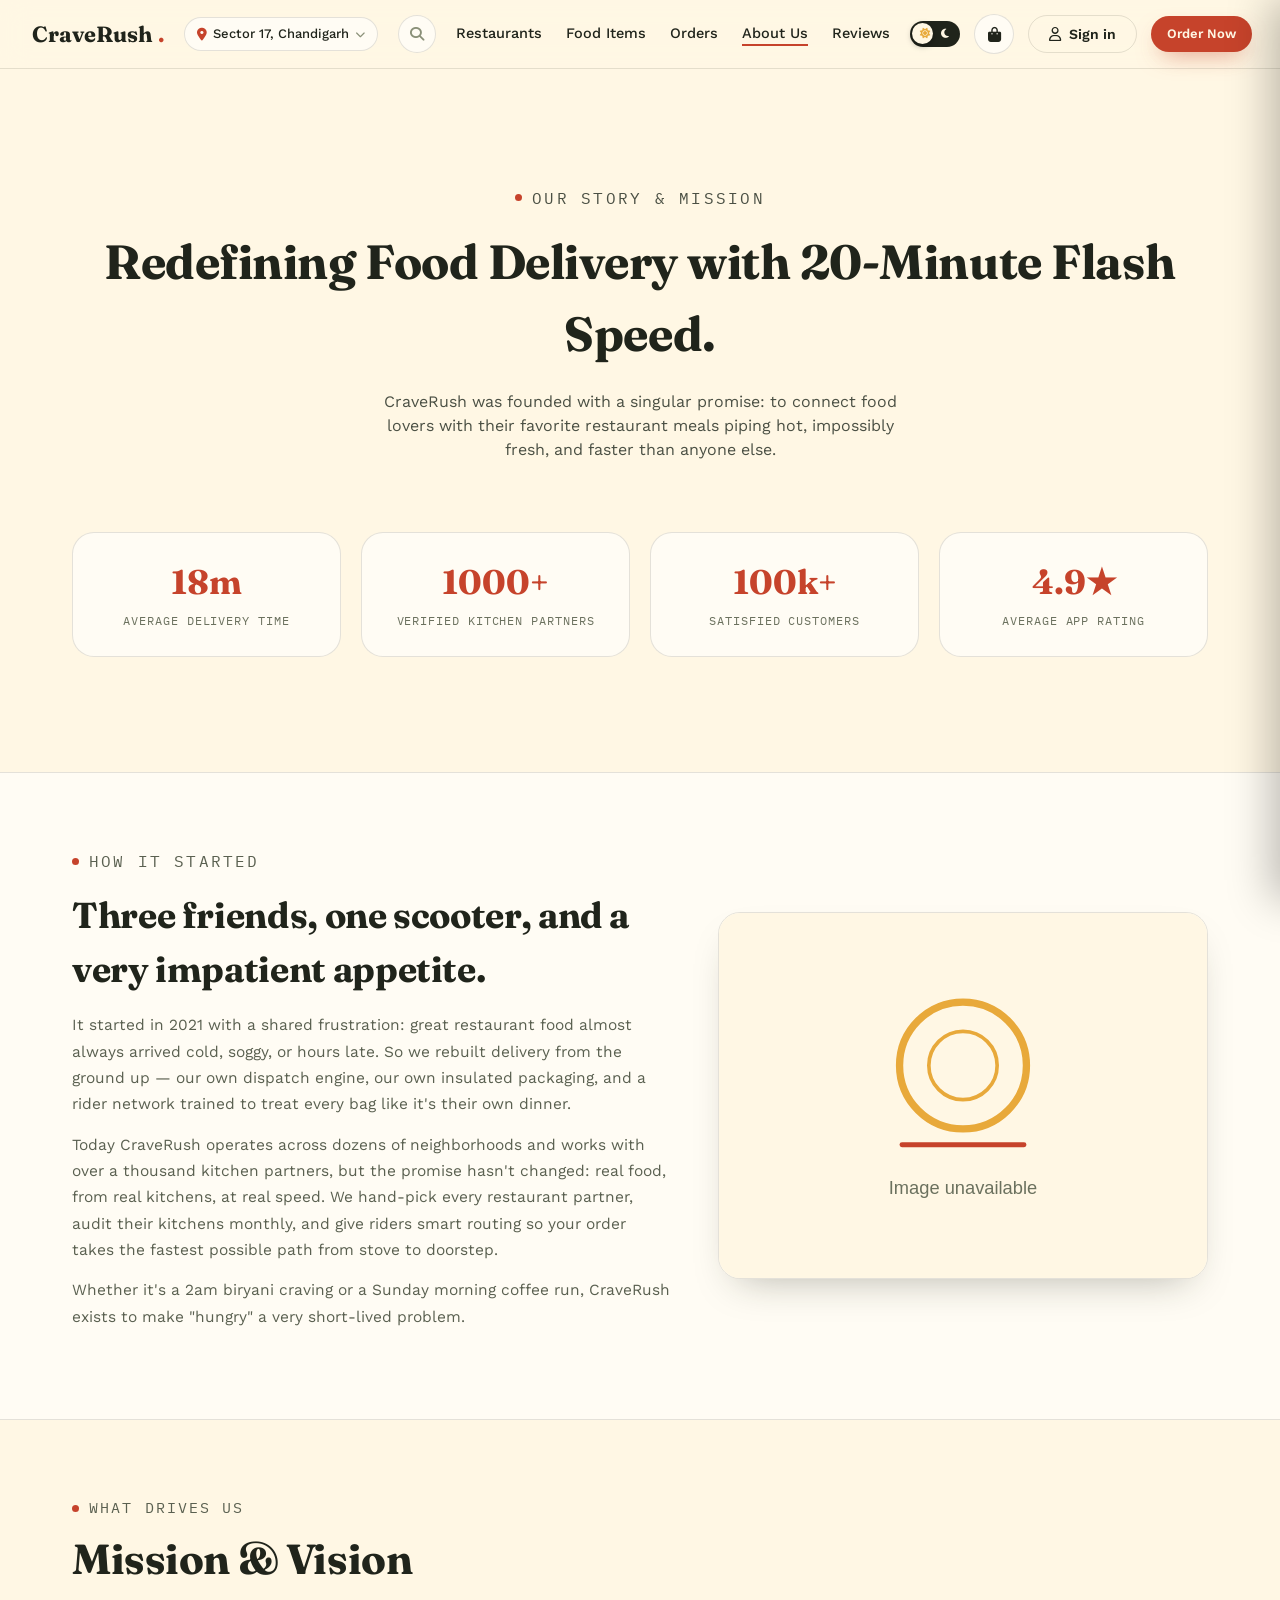
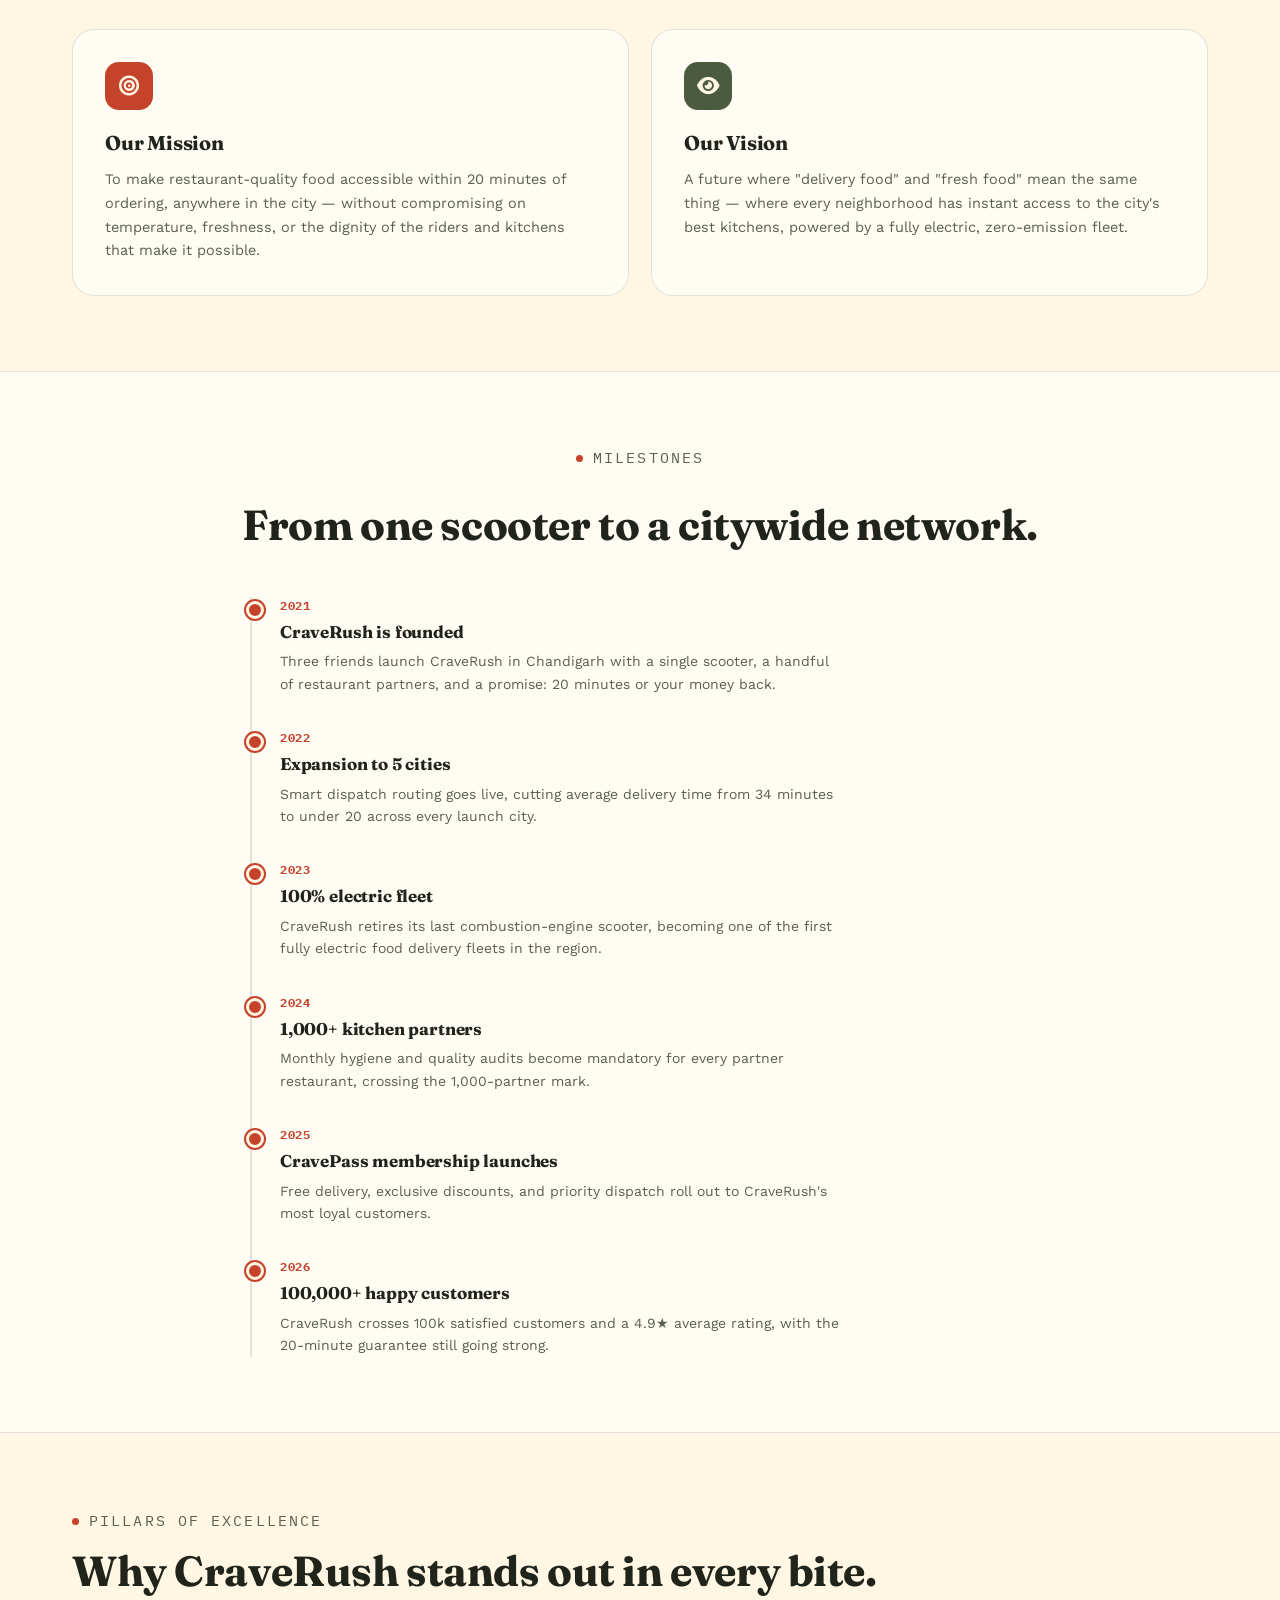
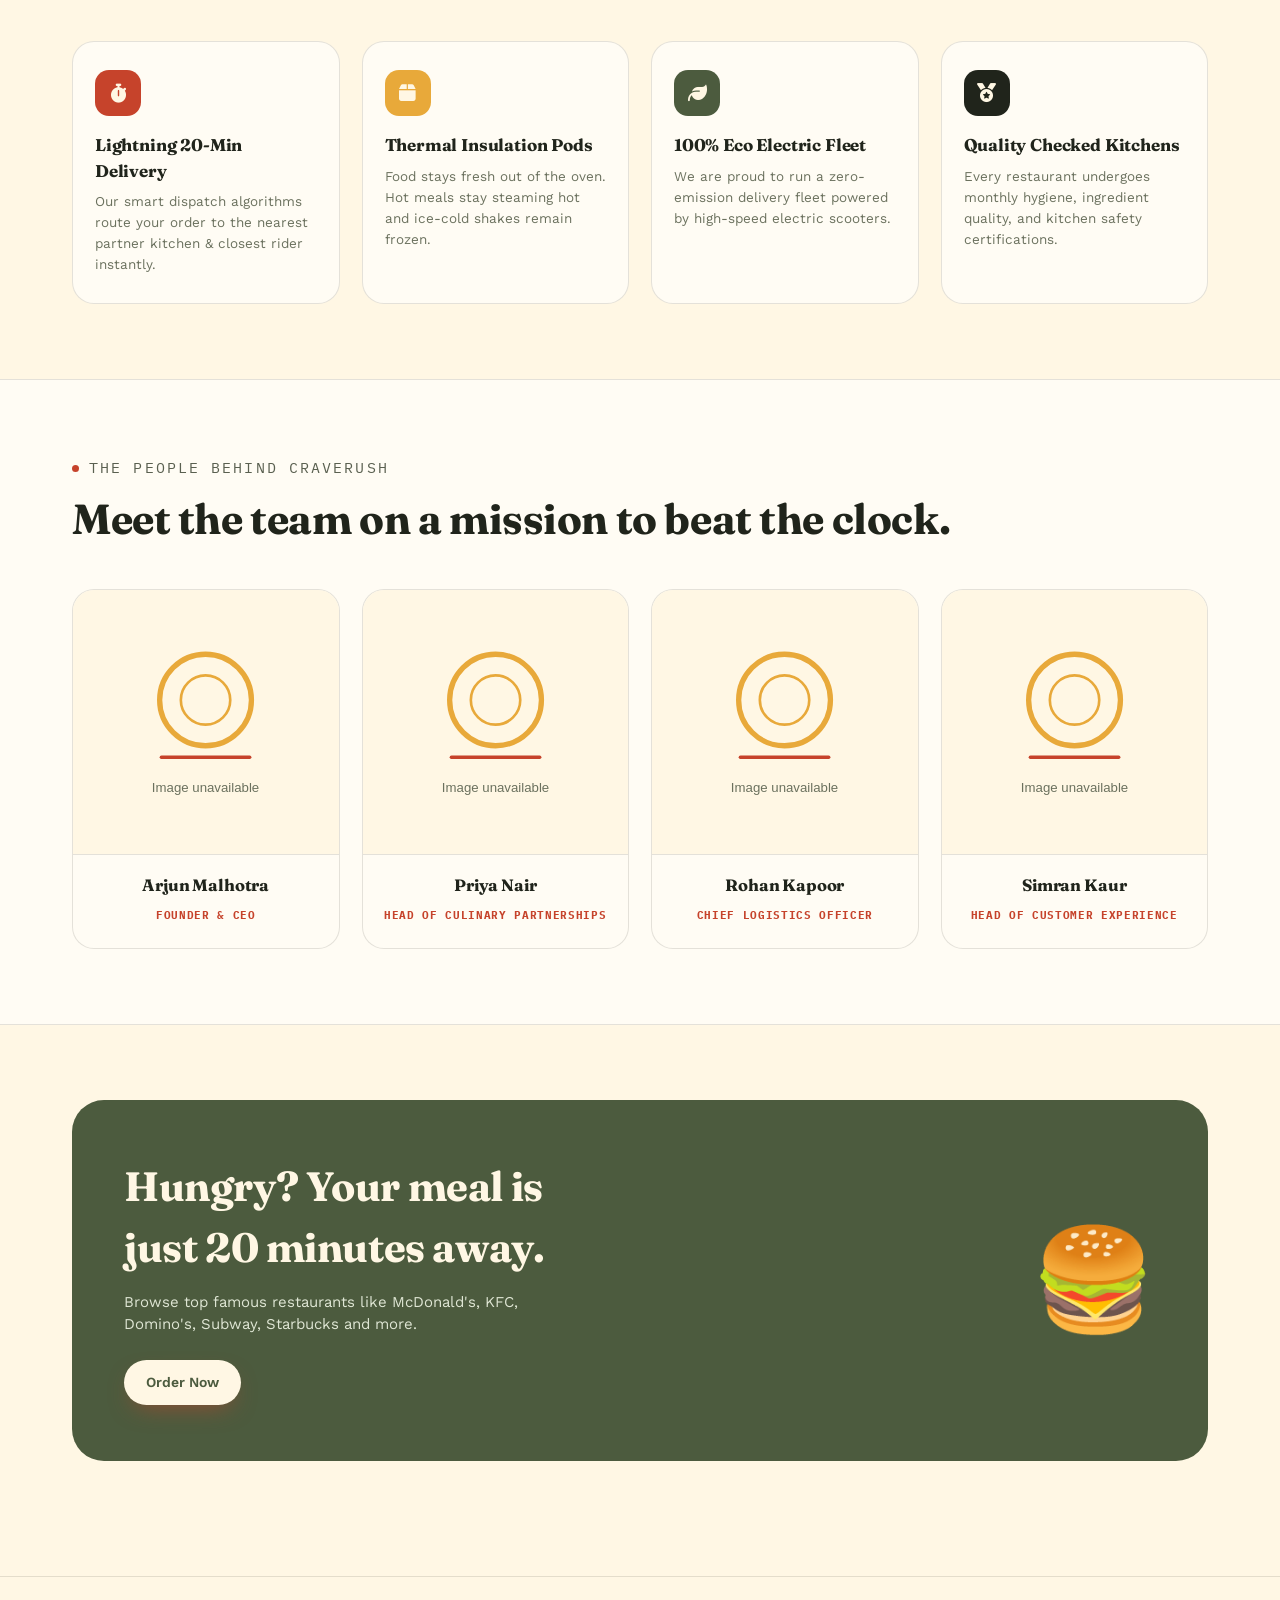
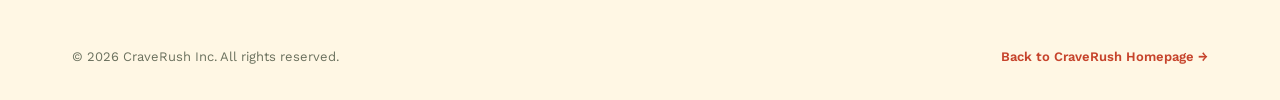
<file: about.html>
<!DOCTYPE html>
<html lang="en">
<head>
  <meta charset="UTF-8">
  <meta name="viewport" content="width=device-width, initial-scale=1.0">
  <title>About Us — CraveRush Food Delivery</title>
  <meta name="description" content="Learn about CraveRush, our 20-minute delivery guarantee, curated partner restaurants, and culinary mission.">
  
  <link rel="preconnect" href="https://fonts.googleapis.com">
  <link rel="preconnect" href="https://fonts.gstatic.com" crossorigin>
  <link href="https://fonts.googleapis.com/css2?family=Fraunces:ital,opsz,wght@0,9..144,400;0,9..144,600;0,9..144,700;1,9..144,500&family=Work+Sans:wght@400;500;600;700&family=IBM+Plex+Mono:wght@400;500;700&display=swap" rel="stylesheet">
  <link rel="stylesheet" href="https://cdnjs.cloudflare.com/ajax/libs/font-awesome/6.4.0/css/all.min.css">
  <link rel="stylesheet" href="style.css">
</head>
<body>

  <!-- NAVIGATION HEADER -->
  <header>
    <input type="checkbox" id="menu-toggle" style="display:none;">
    <nav>
      <a href="index.html" class="logo">CraveRush<span class="dot">.</span></a>

      <div class="location-picker" onclick="openModal('location-modal')">
        <i class="fa-solid fa-location-dot"></i>
        <span id="current-location-text">Sector 17, Chandigarh</span>
        <i class="fa-solid fa-chevron-down" style="font-size:10px; color:var(--muted-4);"></i>
      </div>

      <div class="nav-search" id="nav-search">
        <button type="button" class="nav-search-toggle" id="nav-search-toggle" aria-label="Search">
          <i class="fa-solid fa-magnifying-glass"></i>
        </button>
        <div class="nav-search-panel" id="nav-search-panel">
          <i class="fa-solid fa-magnifying-glass"></i>
          <input type="text" id="global-search" placeholder="Search burgers, fries, drinks, desserts..." autocomplete="off">
          <div id="search-results-dropdown" class="search-results-dropdown"></div>
        </div>
      </div>

      <ul class="nav-links">
        <li><a href="restaurants.html">Restaurants</a></li>
        <li><a href="menu.html">Food Items</a></li>
        <li><a href="orders.html">Orders</a></li>
        <li><a href="about.html" class="active">About Us</a></li>
        <li><a href="reviews.html">Reviews</a></li>
      </ul>

      <div class="nav-cta">
        <input type="checkbox" id="theme-toggle" class="theme-toggle-input">
        <script>document.getElementById("theme-toggle").checked = localStorage.getItem("craverush_theme") === "dark";</script>
        <label for="theme-toggle" class="theme-toggle" aria-label="Toggle dark mode">
          <i class="fa-solid fa-sun theme-icon theme-icon-sun"></i>
          <i class="fa-solid fa-moon theme-icon theme-icon-moon"></i>
          <span class="theme-toggle-knob"></span>
        </label>

        <button id="open-cart-btn" class="cart-btn" aria-label="Cart">
          <i class="fa-solid fa-bag-shopping"></i>
          <span id="cart-badge" class="cart-badge">0</span>
        </button>

        <div id="user-profile-container">
          <!-- Populated by JS -->
        </div>

        <a href="menu.html" class="btn btn-solid btn-sm">Order Now</a>

        <label for="menu-toggle" class="burger" aria-label="Open navigation menu">
          <i class="fa-solid fa-bars"></i>
        </label>
      </div>
    </nav>
  </header>

  <!-- ABOUT HERO -->
  <section class="section">
    <div class="wrap">
      <div class="about-hero" style="padding-top:40px;">
        <p class="eyebrow">Our Story &amp; Mission</p>
        <h1 style="font-size:48px; margin:16px 0 20px;">Redefining Food Delivery with 20-Minute Flash Speed.</h1>
        <p>CraveRush was founded with a singular promise: to connect food lovers with their favorite restaurant meals piping hot, impossibly fresh, and faster than anyone else.</p>
      </div>

      <div class="stats-grid" style="margin-top:40px;">
        <div class="stat-card">
          <strong>18m</strong>
          <span>Average Delivery Time</span>
        </div>
        <div class="stat-card">
          <strong>1000+</strong>
          <span>Verified Kitchen Partners</span>
        </div>
        <div class="stat-card">
          <strong>100k+</strong>
          <span>Satisfied Customers</span>
        </div>
        <div class="stat-card">
          <strong>4.9★</strong>
          <span>Average App Rating</span>
        </div>
      </div>
    </div>
  </section>

  <!-- OUR STORY (SPLIT LAYOUT) -->
  <section class="section" style="background:var(--card); border-top:1px solid var(--line); border-bottom:1px solid var(--line);">
    <div class="wrap">
      <div class="story-split">
        <div>
          <p class="eyebrow">How It Started</p>
          <h2>Three friends, one scooter, and a very impatient appetite.</h2>
          <p>It started in 2021 with a shared frustration: great restaurant food almost always arrived cold, soggy, or hours late. So we rebuilt delivery from the ground up — our own dispatch engine, our own insulated packaging, and a rider network trained to treat every bag like it's their own dinner.</p>
          <p>Today CraveRush operates across dozens of neighborhoods and works with over a thousand kitchen partners, but the promise hasn't changed: real food, from real kitchens, at real speed. We hand-pick every restaurant partner, audit their kitchens monthly, and give riders smart routing so your order takes the fastest possible path from stove to doorstep.</p>
          <p>Whether it's a 2am biryani craving or a Sunday morning coffee run, CraveRush exists to make "hungry" a very short-lived problem.</p>
        </div>
        <img class="story-photo" src="https://images.unsplash.com/photo-1526367790999-0150786686a2?w=900&q=80" alt="Chef plating food in a partner kitchen" onerror="this.onerror=null;this.src='data:image/svg+xml,%3Csvg%20xmlns%3D%27http%3A//www.w3.org/2000/svg%27%20viewBox%3D%270%200%20400%20300%27%3E%3Crect%20width%3D%27400%27%20height%3D%27300%27%20fill%3D%27%23FFF7E4%27/%3E%3Ccircle%20cx%3D%27200%27%20cy%3D%27125%27%20r%3D%2752%27%20fill%3D%27none%27%20stroke%3D%27%23E8A93A%27%20stroke-width%3D%276%27/%3E%3Ccircle%20cx%3D%27200%27%20cy%3D%27125%27%20r%3D%2728%27%20fill%3D%27none%27%20stroke%3D%27%23E8A93A%27%20stroke-width%3D%273%27/%3E%3Cline%20x1%3D%27150%27%20y1%3D%27190%27%20x2%3D%27250%27%20y2%3D%27190%27%20stroke%3D%27%23C6432B%27%20stroke-width%3D%274%27%20stroke-linecap%3D%27round%27/%3E%3Ctext%20x%3D%27200%27%20y%3D%27230%27%20font-family%3D%27Arial%2C%20sans-serif%27%20font-size%3D%2715%27%20fill%3D%27%236b715e%27%20text-anchor%3D%27middle%27%3EImage%20unavailable%3C/text%3E%3C/svg%3E';">
      </div>
    </div>
  </section>

  <!-- MISSION & VISION -->
  <section class="section">
    <div class="wrap">
      <div class="section-head">
        <div>
          <p class="eyebrow">What Drives Us</p>
          <h2>Mission &amp; Vision</h2>
        </div>
      </div>

      <div class="mv-grid">
        <div class="mv-card">
          <div class="mv-icon"><i class="fa-solid fa-bullseye"></i></div>
          <h3>Our Mission</h3>
          <p>To make restaurant-quality food accessible within 20 minutes of ordering, anywhere in the city — without compromising on temperature, freshness, or the dignity of the riders and kitchens that make it possible.</p>
        </div>
        <div class="mv-card">
          <div class="mv-icon"><i class="fa-solid fa-eye"></i></div>
          <h3>Our Vision</h3>
          <p>A future where "delivery food" and "fresh food" mean the same thing — where every neighborhood has instant access to the city's best kitchens, powered by a fully electric, zero-emission fleet.</p>
        </div>
      </div>
    </div>
  </section>

  <!-- MILESTONES / TIMELINE -->
  <section class="section" style="background:var(--card); border-top:1px solid var(--line); border-bottom:1px solid var(--line);">
    <div class="wrap">
      <div class="section-head" style="justify-content:center; text-align:center; flex-direction:column; align-items:center;">
        <p class="eyebrow">Milestones</p>
        <h2>From one scooter to a citywide network.</h2>
      </div>

      <div class="milestones-timeline" style="margin-top:40px;">
        <div class="milestone-item">
          <span class="milestone-year">2021</span>
          <h4>CraveRush is founded</h4>
          <p>Three friends launch CraveRush in Chandigarh with a single scooter, a handful of restaurant partners, and a promise: 20 minutes or your money back.</p>
        </div>
        <div class="milestone-item">
          <span class="milestone-year">2022</span>
          <h4>Expansion to 5 cities</h4>
          <p>Smart dispatch routing goes live, cutting average delivery time from 34 minutes to under 20 across every launch city.</p>
        </div>
        <div class="milestone-item">
          <span class="milestone-year">2023</span>
          <h4>100% electric fleet</h4>
          <p>CraveRush retires its last combustion-engine scooter, becoming one of the first fully electric food delivery fleets in the region.</p>
        </div>
        <div class="milestone-item">
          <span class="milestone-year">2024</span>
          <h4>1,000+ kitchen partners</h4>
          <p>Monthly hygiene and quality audits become mandatory for every partner restaurant, crossing the 1,000-partner mark.</p>
        </div>
        <div class="milestone-item">
          <span class="milestone-year">2025</span>
          <h4>CravePass membership launches</h4>
          <p>Free delivery, exclusive discounts, and priority dispatch roll out to CraveRush's most loyal customers.</p>
        </div>
        <div class="milestone-item">
          <span class="milestone-year">2026</span>
          <h4>100,000+ happy customers</h4>
          <p>CraveRush crosses 100k satisfied customers and a 4.9★ average rating, with the 20-minute guarantee still going strong.</p>
        </div>
      </div>
    </div>
  </section>

  <!-- VALUES SECTION -->
  <section class="section">
    <div class="wrap">
      <div class="section-head">
        <div>
          <p class="eyebrow">Pillars of Excellence</p>
          <h2>Why CraveRush stands out in every bite.</h2>
        </div>
      </div>

      <div class="features-grid">
        <div class="feature-card">
          <div class="feature-icon gradient-1"><i class="fa-solid fa-stopwatch"></i></div>
          <h3>Lightning 20-Min Delivery</h3>
          <p>Our smart dispatch algorithms route your order to the nearest partner kitchen &amp; closest rider instantly.</p>
        </div>
        <div class="feature-card">
          <div class="feature-icon gradient-2"><i class="fa-solid fa-box"></i></div>
          <h3>Thermal Insulation Pods</h3>
          <p>Food stays fresh out of the oven. Hot meals stay steaming hot and ice-cold shakes remain frozen.</p>
        </div>
        <div class="feature-card">
          <div class="feature-icon gradient-3"><i class="fa-solid fa-leaf"></i></div>
          <h3>100% Eco Electric Fleet</h3>
          <p>We are proud to run a zero-emission delivery fleet powered by high-speed electric scooters.</p>
        </div>
        <div class="feature-card">
          <div class="feature-icon gradient-4"><i class="fa-solid fa-medal"></i></div>
          <h3>Quality Checked Kitchens</h3>
          <p>Every restaurant undergoes monthly hygiene, ingredient quality, and kitchen safety certifications.</p>
        </div>
      </div>
    </div>
  </section>

  <!-- TEAM SECTION (LAST CONTENT SECTION) -->
  <section class="section" style="background:var(--card); border-top:1px solid var(--line); border-bottom:1px solid var(--line);">
    <div class="wrap">
      <div class="section-head">
        <div>
          <p class="eyebrow">The People Behind CraveRush</p>
          <h2>Meet the team on a mission to beat the clock.</h2>
        </div>
      </div>

      <div class="team-grid">
        <div class="team-card">
          <img class="team-photo" src="https://randomuser.me/api/portraits/men/32.jpg" alt="Arjun Malhotra" onerror="this.onerror=null;this.src='data:image/svg+xml,%3Csvg%20xmlns%3D%27http%3A//www.w3.org/2000/svg%27%20viewBox%3D%270%200%20400%20300%27%3E%3Crect%20width%3D%27400%27%20height%3D%27300%27%20fill%3D%27%23FFF7E4%27/%3E%3Ccircle%20cx%3D%27200%27%20cy%3D%27125%27%20r%3D%2752%27%20fill%3D%27none%27%20stroke%3D%27%23E8A93A%27%20stroke-width%3D%276%27/%3E%3Ccircle%20cx%3D%27200%27%20cy%3D%27125%27%20r%3D%2728%27%20fill%3D%27none%27%20stroke%3D%27%23E8A93A%27%20stroke-width%3D%273%27/%3E%3Cline%20x1%3D%27150%27%20y1%3D%27190%27%20x2%3D%27250%27%20y2%3D%27190%27%20stroke%3D%27%23C6432B%27%20stroke-width%3D%274%27%20stroke-linecap%3D%27round%27/%3E%3Ctext%20x%3D%27200%27%20y%3D%27230%27%20font-family%3D%27Arial%2C%20sans-serif%27%20font-size%3D%2715%27%20fill%3D%27%236b715e%27%20text-anchor%3D%27middle%27%3EImage%20unavailable%3C/text%3E%3C/svg%3E';">
          <div class="team-card-body">
            <h3>Arjun Malhotra</h3>
            <span class="team-role">Founder &amp; CEO</span>
          </div>
        </div>
        <div class="team-card">
          <img class="team-photo" src="https://randomuser.me/api/portraits/women/44.jpg" alt="Priya Nair" onerror="this.onerror=null;this.src='data:image/svg+xml,%3Csvg%20xmlns%3D%27http%3A//www.w3.org/2000/svg%27%20viewBox%3D%270%200%20400%20300%27%3E%3Crect%20width%3D%27400%27%20height%3D%27300%27%20fill%3D%27%23FFF7E4%27/%3E%3Ccircle%20cx%3D%27200%27%20cy%3D%27125%27%20r%3D%2752%27%20fill%3D%27none%27%20stroke%3D%27%23E8A93A%27%20stroke-width%3D%276%27/%3E%3Ccircle%20cx%3D%27200%27%20cy%3D%27125%27%20r%3D%2728%27%20fill%3D%27none%27%20stroke%3D%27%23E8A93A%27%20stroke-width%3D%273%27/%3E%3Cline%20x1%3D%27150%27%20y1%3D%27190%27%20x2%3D%27250%27%20y2%3D%27190%27%20stroke%3D%27%23C6432B%27%20stroke-width%3D%274%27%20stroke-linecap%3D%27round%27/%3E%3Ctext%20x%3D%27200%27%20y%3D%27230%27%20font-family%3D%27Arial%2C%20sans-serif%27%20font-size%3D%2715%27%20fill%3D%27%236b715e%27%20text-anchor%3D%27middle%27%3EImage%20unavailable%3C/text%3E%3C/svg%3E';">
          <div class="team-card-body">
            <h3>Priya Nair</h3>
            <span class="team-role">Head of Culinary Partnerships</span>
          </div>
        </div>
        <div class="team-card">
          <img class="team-photo" src="https://randomuser.me/api/portraits/men/67.jpg" alt="Rohan Kapoor" onerror="this.onerror=null;this.src='data:image/svg+xml,%3Csvg%20xmlns%3D%27http%3A//www.w3.org/2000/svg%27%20viewBox%3D%270%200%20400%20300%27%3E%3Crect%20width%3D%27400%27%20height%3D%27300%27%20fill%3D%27%23FFF7E4%27/%3E%3Ccircle%20cx%3D%27200%27%20cy%3D%27125%27%20r%3D%2752%27%20fill%3D%27none%27%20stroke%3D%27%23E8A93A%27%20stroke-width%3D%276%27/%3E%3Ccircle%20cx%3D%27200%27%20cy%3D%27125%27%20r%3D%2728%27%20fill%3D%27none%27%20stroke%3D%27%23E8A93A%27%20stroke-width%3D%273%27/%3E%3Cline%20x1%3D%27150%27%20y1%3D%27190%27%20x2%3D%27250%27%20y2%3D%27190%27%20stroke%3D%27%23C6432B%27%20stroke-width%3D%274%27%20stroke-linecap%3D%27round%27/%3E%3Ctext%20x%3D%27200%27%20y%3D%27230%27%20font-family%3D%27Arial%2C%20sans-serif%27%20font-size%3D%2715%27%20fill%3D%27%236b715e%27%20text-anchor%3D%27middle%27%3EImage%20unavailable%3C/text%3E%3C/svg%3E';">
          <div class="team-card-body">
            <h3>Rohan Kapoor</h3>
            <span class="team-role">Chief Logistics Officer</span>
          </div>
        </div>
        <div class="team-card">
          <img class="team-photo" src="https://randomuser.me/api/portraits/women/68.jpg" alt="Simran Kaur" onerror="this.onerror=null;this.src='data:image/svg+xml,%3Csvg%20xmlns%3D%27http%3A//www.w3.org/2000/svg%27%20viewBox%3D%270%200%20400%20300%27%3E%3Crect%20width%3D%27400%27%20height%3D%27300%27%20fill%3D%27%23FFF7E4%27/%3E%3Ccircle%20cx%3D%27200%27%20cy%3D%27125%27%20r%3D%2752%27%20fill%3D%27none%27%20stroke%3D%27%23E8A93A%27%20stroke-width%3D%276%27/%3E%3Ccircle%20cx%3D%27200%27%20cy%3D%27125%27%20r%3D%2728%27%20fill%3D%27none%27%20stroke%3D%27%23E8A93A%27%20stroke-width%3D%273%27/%3E%3Cline%20x1%3D%27150%27%20y1%3D%27190%27%20x2%3D%27250%27%20y2%3D%27190%27%20stroke%3D%27%23C6432B%27%20stroke-width%3D%274%27%20stroke-linecap%3D%27round%27/%3E%3Ctext%20x%3D%27200%27%20y%3D%27230%27%20font-family%3D%27Arial%2C%20sans-serif%27%20font-size%3D%2715%27%20fill%3D%27%236b715e%27%20text-anchor%3D%27middle%27%3EImage%20unavailable%3C/text%3E%3C/svg%3E';">
          <div class="team-card-body">
            <h3>Simran Kaur</h3>
            <span class="team-role">Head of Customer Experience</span>
          </div>
        </div>
      </div>
    </div>
  </section>

  <!-- CTA BAND -->
  <section class="section">
    <div class="wrap">
      <div class="app-band">
        <div>
          <h2>Hungry? Your meal is just 20 minutes away.</h2>
          <p>Browse top famous restaurants like McDonald's, KFC, Domino's, Subway, Starbucks and more.</p>
          <div class="app-buttons">
            <a href="menu.html" class="btn btn-solid" style="background:var(--paper); color:var(--leaf); border:none;">Order Now</a>
          </div>
        </div>
        <div style="font-size:100px; line-height:1;">🍔</div>
      </div>
    </div>
  </section>

  <!-- FOOTER -->
  <footer>
    <div class="wrap">
      <div class="footer-bottom">
        <span>© 2026 CraveRush Inc. All rights reserved.</span>
        <a href="index.html" style="color:var(--chili); font-weight:600;">Back to CraveRush Homepage →</a>
      </div>
    </div>
  </footer>

  <!-- CART DRAWER (SLIDE-OVER PANEL) -->
  <div id="cart-drawer-overlay" class="cart-drawer-overlay"></div>
  <aside id="cart-drawer" class="cart-drawer">
    <div class="cart-header">
      <h3>Your Food Bag</h3>
      <button id="close-cart-btn" class="close-btn" aria-label="Close cart"><i class="fa-solid fa-xmark"></i></button>
    </div>

    <div class="cart-body">
      <div id="cart-empty-state" class="cart-empty-state">
        <i class="fa-solid fa-bag-shopping"></i>
        <h4>Your bag is empty</h4>
        <p style="font-size:13.5px; margin-top:6px;">Add delicious dishes from the menu to satisfy your cravings.</p>
      </div>

      <div id="cart-items-container">
        <!-- Rendered dynamically by JS -->
      </div>

      <div class="coupon-box">
        <input type="text" id="coupon-code" placeholder="ENTER COUPON (CRAVE50)">
        <button class="coupon-btn" onclick="applyCoupon()">APPLY</button>
      </div>
    </div>

    <div class="cart-footer">
      <div class="bill-row">
        <span>Item Subtotal</span>
        <span id="cart-subtotal">₹0</span>
      </div>
      <div class="bill-row discount" id="cart-discount-row" style="display:none;">
        <span>Promo Discount</span>
        <span id="cart-discount">-₹0</span>
      </div>
      <div class="bill-row">
        <span>Delivery Fee (20-Min Express)</span>
        <span>FREE</span>
      </div>
      <div class="bill-row">
        <span>Taxes &amp; Govt Charges (5%)</span>
        <span>Included</span>
      </div>
      <div class="bill-row total">
        <span>To Pay</span>
        <span id="cart-total">₹0</span>
      </div>

      <button class="checkout-btn" onclick="proceedToCheckout()">
        <span>Proceed to Checkout</span>
        <i class="fa-solid fa-arrow-right"></i>
      </button>
    </div>
  </aside>

  <!-- AUTH MODAL -->
  <div id="auth-modal" class="modal-overlay">
    <div class="modal-content">
      <div class="modal-header">
        <h3>Welcome to CraveRush</h3>
        <button class="close-btn" onclick="closeModal('auth-modal')"><i class="fa-solid fa-xmark"></i></button>
      </div>
      <div class="modal-body">
        <!-- Shown when a user is already signed in -->
        <div id="account-view" class="account-view" style="display:none;">
          <div class="account-view-header">
            <div class="account-avatar-lg" id="account-avatar-lg">U</div>
            <div>
              <h4 id="account-name">Account</h4>
              <p class="account-email" id="account-email">—</p>
            </div>
          </div>

          <div class="account-tabs">
            <div class="account-tab active" data-tab="profile" onclick="switchAccountTab('profile')"><i class="fa-regular fa-id-card"></i> Profile</div>
            <div class="account-tab" data-tab="addresses" onclick="switchAccountTab('addresses')"><i class="fa-solid fa-location-dot"></i> Addresses</div>
            <div class="account-tab" data-tab="wallet" onclick="switchAccountTab('wallet')"><i class="fa-solid fa-wallet"></i> Wallet</div>
          </div>

          <div id="account-tab-profile" class="account-tab-panel"></div>
          <div id="account-tab-addresses" class="account-tab-panel" style="display:none;"></div>
          <div id="account-tab-wallet" class="account-tab-panel" style="display:none;"></div>

          <button type="button" class="logout-btn" onclick="logoutUser()">
            <i class="fa-solid fa-right-from-bracket"></i> Log Out
          </button>
        </div>

        <div id="auth-forms-wrap">
          <div class="auth-tabs">
            <div class="auth-tab active" onclick="switchAuthTab('signin')">Sign In</div>
            <div class="auth-tab" onclick="switchAuthTab('signup')">Sign Up</div>
          </div>

          <form id="signin-form" onsubmit="handleSignIn(event)">
            <div class="form-group">
              <label>Email Address or Mobile Number</label>
              <input type="text" id="signin-email" class="form-control" placeholder="name@domain.com or +91..." required>
            </div>
            <div class="form-group">
              <label>Password</label>
              <input type="password" class="form-control" placeholder="••••••••" required>
            </div>
            <button type="submit" class="btn btn-solid" style="width:100%; margin-top:10px;">Sign In &amp; Order</button>
          </form>

          <form id="signup-form" onsubmit="handleSignUp(event)" style="display:none;">
            <div class="form-group">
              <label>Full Name</label>
              <input type="text" id="signup-name" class="form-control" placeholder="e.g. Michelle Sharma" required>
            </div>
            <div class="form-group">
              <label>Email Address</label>
              <input type="email" id="signup-email" class="form-control" placeholder="name@domain.com" required>
            </div>
            <div class="form-group">
              <label>Mobile Number</label>
              <input type="tel" id="signup-phone" class="form-control" placeholder="+91 98765 43210" required>
            </div>
            <div class="form-group">
              <label>Password</label>
              <input type="password" class="form-control" placeholder="Create strong password" required>
            </div>
            <button type="submit" class="btn btn-solid" style="width:100%; margin-top:10px;">Create Account</button>
          </form>
        </div>
      </div>
    </div>
  </div>

  <!-- LOCATION SELECTOR MODAL -->
  <div id="location-modal" class="modal-overlay">
    <div class="modal-content" style="max-width:500px;">
      <div class="modal-header">
        <h3>Select Delivery Location</h3>
        <button class="close-btn" onclick="closeModal('location-modal')"><i class="fa-solid fa-xmark"></i></button>
      </div>
      <div class="modal-body">
        <div class="form-group">
          <label>Type Your Address / Sector</label>
          <input type="text" id="custom-location-input" class="form-control" placeholder="Enter landmark, sector, or city...">
        </div>
        <button class="btn btn-solid" style="width:100%; margin-bottom:20px;" onclick="selectCustomLocation()">Set Delivery Location</button>

        <label style="font-size:13px; font-weight:600; color:var(--muted-3); display:block; margin-bottom:10px;">POPULAR CITIES &amp; SECTORS</label>
        <div style="display:flex; flex-direction:column; gap:8px;">
          <div class="dropdown-item" onclick="setLocation('Sector 17, Chandigarh')"><i class="fa-solid fa-location-dot" style="color:var(--chili);"></i> Sector 17, Chandigarh</div>
          <div class="dropdown-item" onclick="setLocation('Connaught Place, New Delhi')"><i class="fa-solid fa-location-dot" style="color:var(--chili);"></i> Connaught Place, New Delhi</div>
          <div class="dropdown-item" onclick="setLocation('Bandra West, Mumbai')"><i class="fa-solid fa-location-dot" style="color:var(--chili);"></i> Bandra West, Mumbai</div>
          <div class="dropdown-item" onclick="setLocation('Indiranagar, Bengaluru')"><i class="fa-solid fa-location-dot" style="color:var(--chili);"></i> Indiranagar, Bengaluru</div>
          <div class="dropdown-item" onclick="setLocation('Cyber City, Gurugram')"><i class="fa-solid fa-location-dot" style="color:var(--chili);"></i> Cyber City, Gurugram</div>
        </div>
      </div>
    </div>
  </div>

  <!-- LIVE ORDER TRACKING MODAL -->
  <div id="tracking-modal" class="modal-overlay">
    <div class="modal-content" id="tracking-modal-content">
      <!-- Rendered dynamically by JS -->
    </div>
  </div>

  <!-- RESTAURANT MENU MODAL -->
  <div id="restaurant-menu-modal" class="modal-overlay">
    <div class="modal-content" id="restaurant-menu-content" style="max-width:680px;">
      <!-- Rendered dynamically by JS -->
    </div>
  </div>

  <!-- TOAST NOTIFICATION CONTAINER -->
  <div id="toast-container"></div>

  <!-- Main JavaScript File -->
  <script src="app.js"></script>
</body>
</html>
</file>
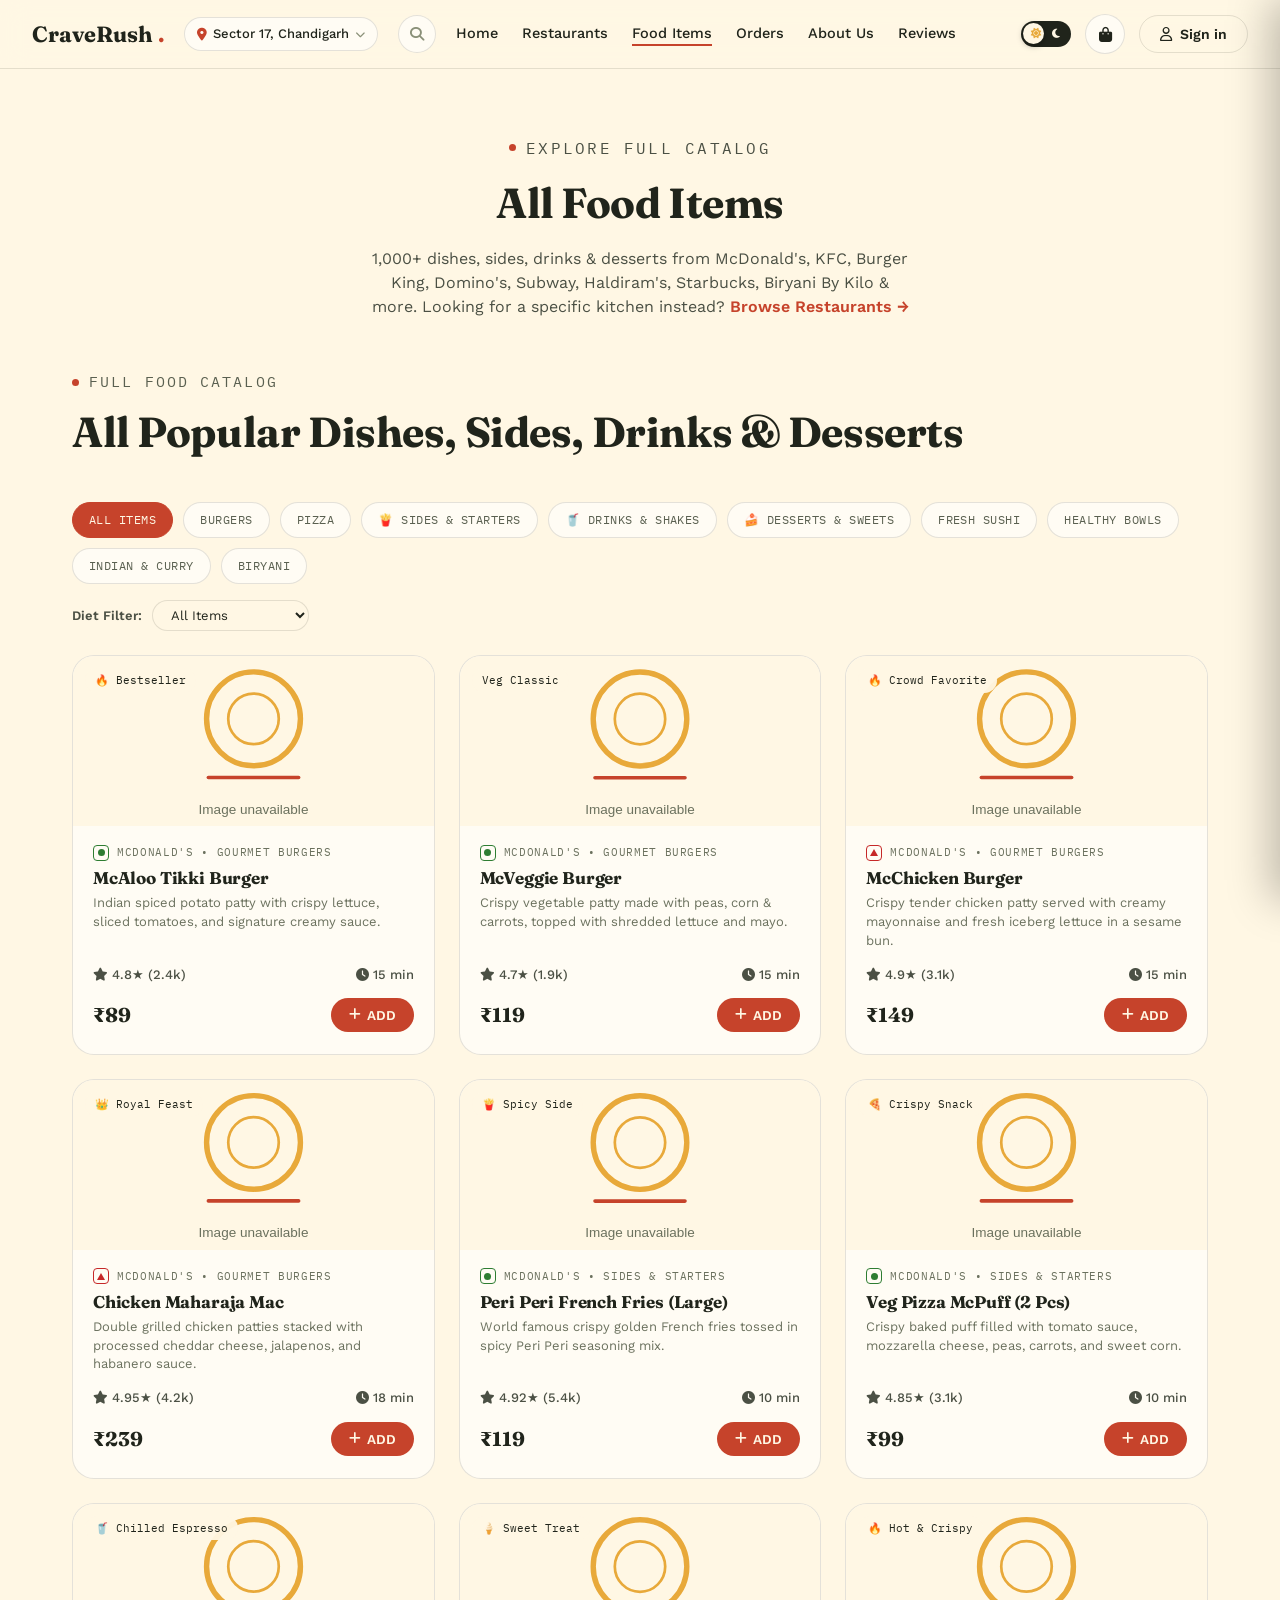
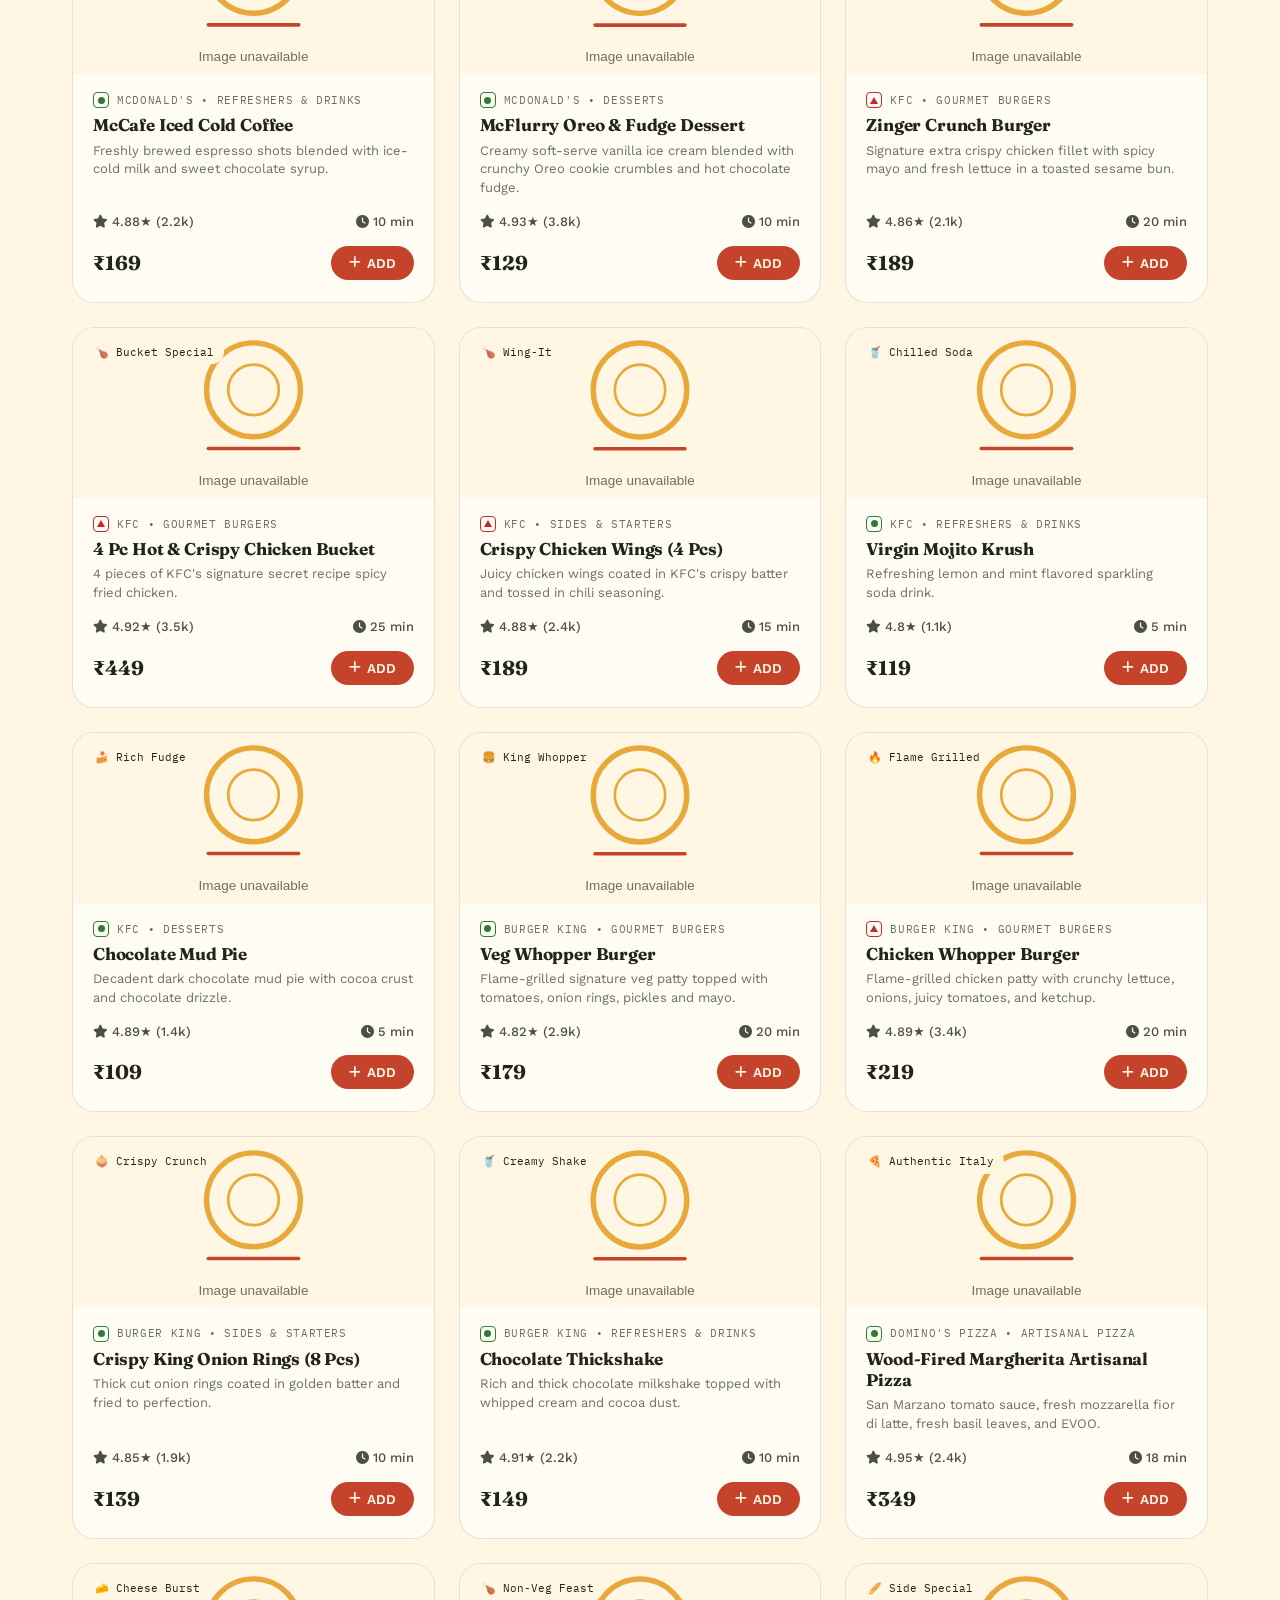
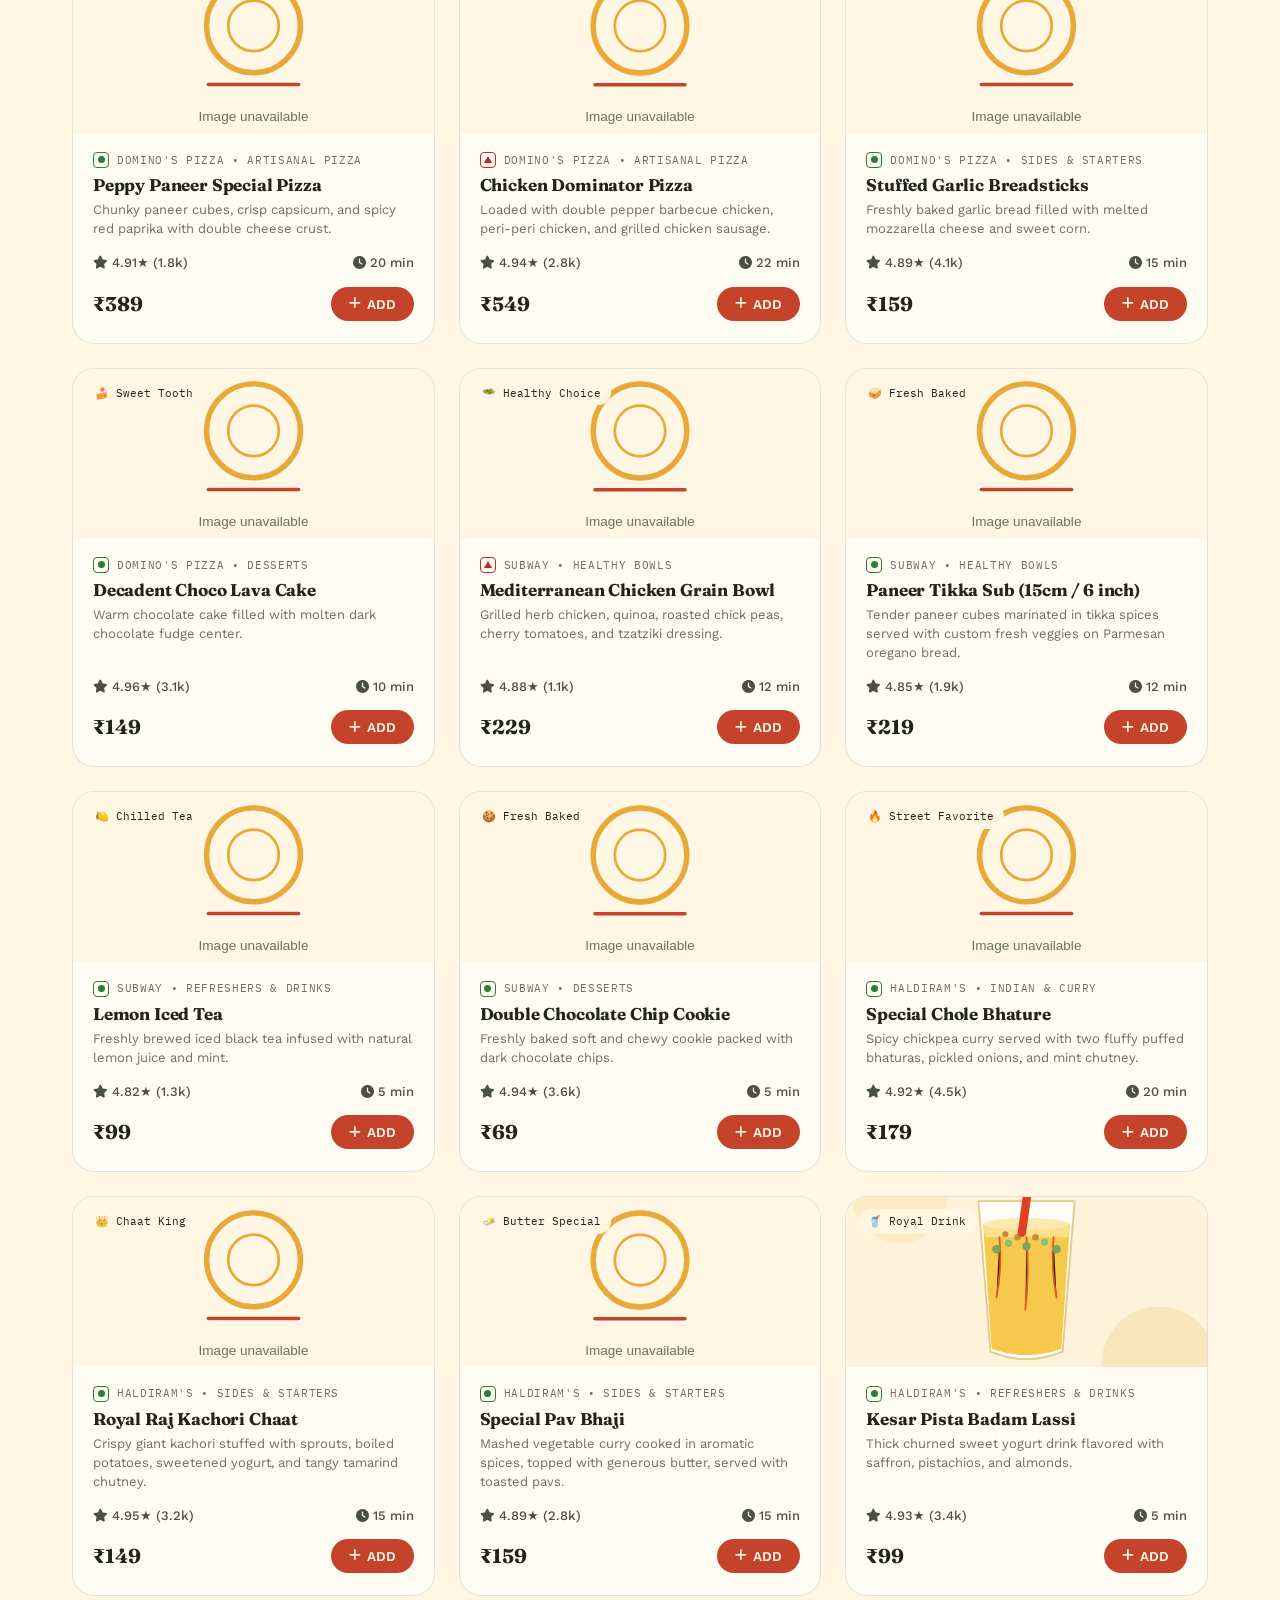
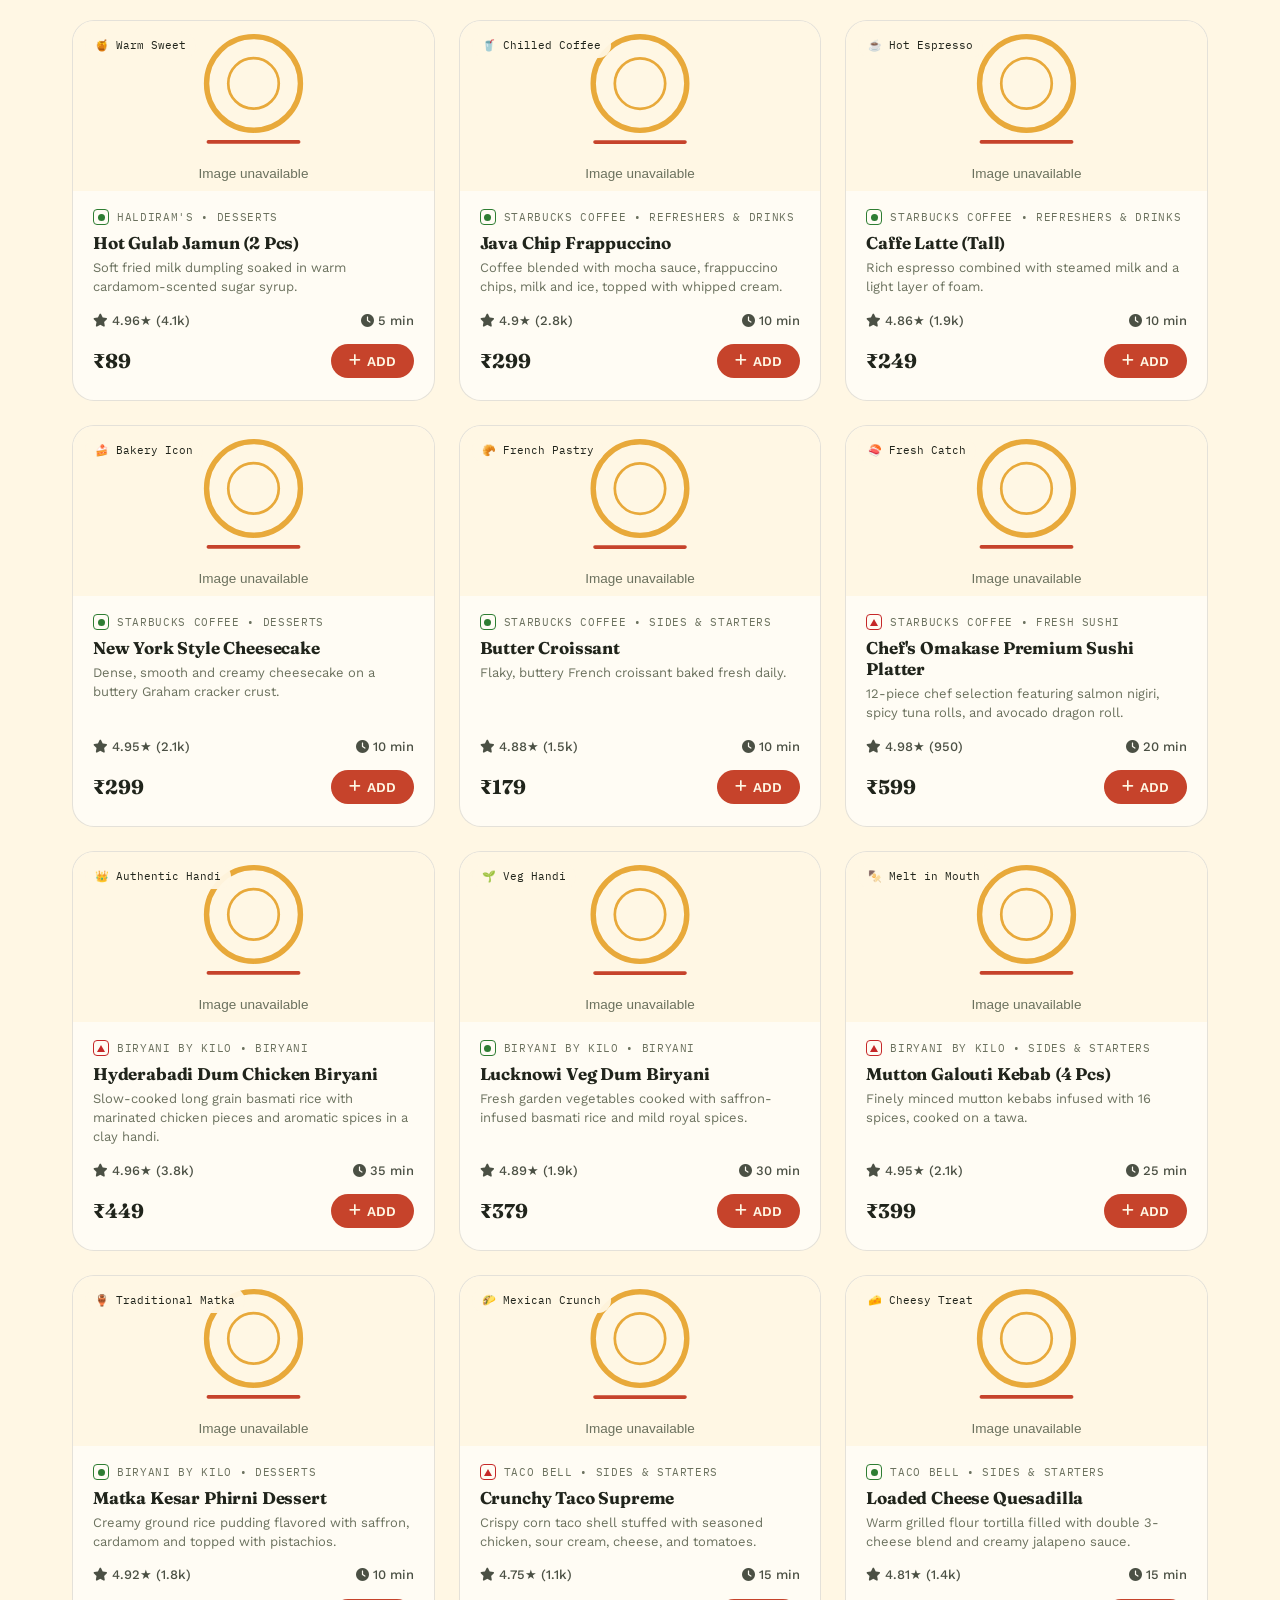
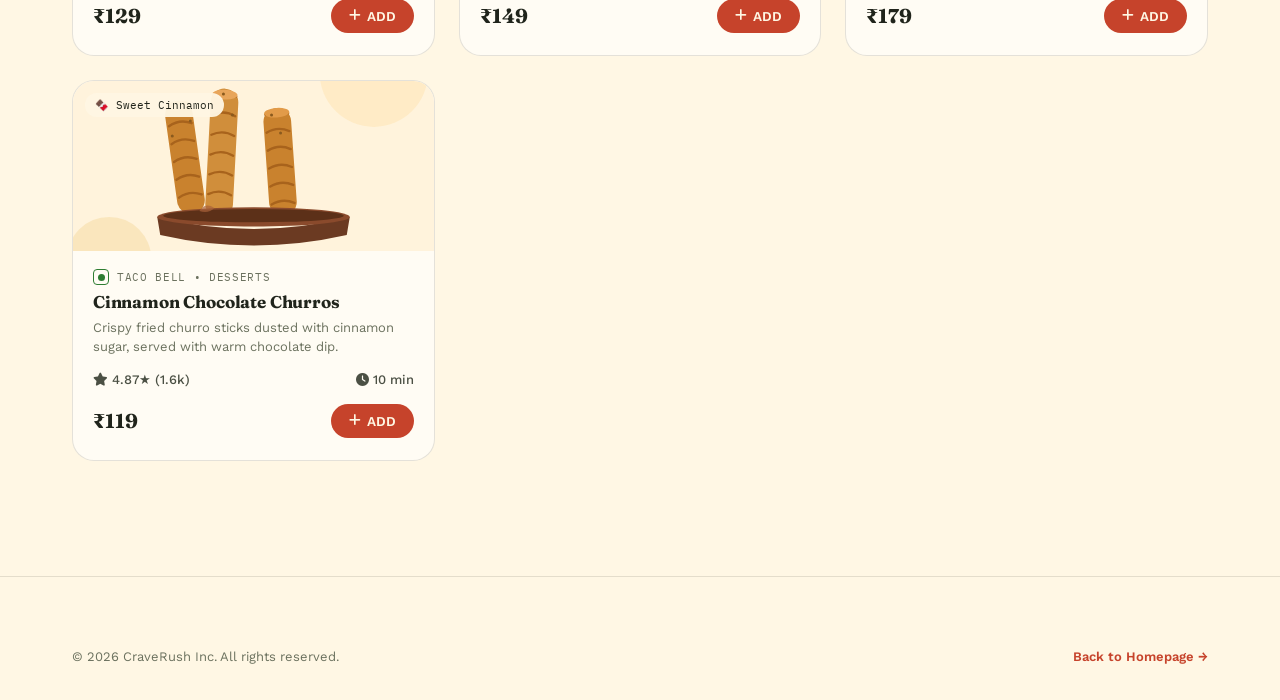
<file: checkout.html>
<!DOCTYPE html>
<html lang="en" class="is-loading">
<head>
  <meta charset="UTF-8">
  <meta name="viewport" content="width=device-width, initial-scale=1.0">
  <title>Secure Checkout — CraveRush Food Delivery</title>
  <meta name="description" content="Confirm your delivery address, choose a delivery speed and payment method to complete your CraveRush order.">

  <!-- Fonts & Icons -->
  <link rel="preconnect" href="https://fonts.googleapis.com">
  <link rel="preconnect" href="https://fonts.gstatic.com" crossorigin>
  <link href="https://fonts.googleapis.com/css2?family=Fraunces:ital,opsz,wght@0,9..144,400;0,9..144,600;0,9..144,700;1,9..144,500&family=Work+Sans:wght@400;500;600;700&family=IBM+Plex+Mono:wght@400;500;700&display=swap" rel="stylesheet">
  <link rel="stylesheet" href="https://cdnjs.cloudflare.com/ajax/libs/font-awesome/6.4.0/css/all.min.css">
  <link rel="stylesheet" href="style.css">
</head>
<body>

  <!-- PRELOADER -->
  <div id="loader">
    <div class="loader-inner">
      <div class="loader-mark">
        <span class="loader-ring"></span>
        <div class="loader-bag">🥡</div>
      </div>
      <div class="loader-word">CraveRush<span class="dot">.</span></div>
      <div class="loader-bar"><span></span></div>
      <p class="loader-caption">Preparing your checkout</p>
    </div>
  </div>

  <!-- NAVIGATION HEADER -->
  <header>
    <input type="checkbox" id="menu-toggle" style="display:none;">
    <nav>
      <a href="index.html" class="logo">CraveRush<span class="dot">.</span></a>

      <div class="location-picker" onclick="openModal('location-modal')">
        <i class="fa-solid fa-location-dot"></i>
        <span id="current-location-text">Sector 17, Chandigarh</span>
        <i class="fa-solid fa-chevron-down" style="font-size:10px; color:var(--muted-4);"></i>
      </div>

      <ul class="nav-links">
        <li><a href="index.html">Home</a></li>
        <li><a href="restaurants.html">Restaurants</a></li>
        <li><a href="menu.html">Food Items</a></li>
        <li><a href="orders.html">Orders</a></li>
        <li><a href="about.html">About Us</a></li>
        <li><a href="reviews.html">Reviews</a></li>
      </ul>

      <div class="nav-cta">
        <input type="checkbox" id="theme-toggle" class="theme-toggle-input">
        <script>document.getElementById("theme-toggle").checked = localStorage.getItem("craverush_theme") === "dark";</script>
        <label for="theme-toggle" class="theme-toggle" aria-label="Toggle dark mode">
          <i class="fa-solid fa-sun theme-icon theme-icon-sun"></i>
          <i class="fa-solid fa-moon theme-icon theme-icon-moon"></i>
          <span class="theme-toggle-knob"></span>
        </label>

        <span id="cart-badge" class="cart-count-pill" aria-label="Items in your bag">0</span>

        <a href="menu.html" class="btn btn-solid btn-sm">Add Items</a>

        <label for="menu-toggle" class="burger" aria-label="Open navigation menu">
          <i class="fa-solid fa-bars"></i>
        </label>
      </div>
    </nav>
  </header>

  <!-- CHECKOUT CONTENT -->
  <form id="checkout-form" onsubmit="handlePlaceOrder(event)">
    <div class="checkout-wrap">

      <div class="checkout-header-bar">
        <p class="eyebrow">Almost there</p>
        <h1>Secure Checkout</h1>
      </div>

      <!-- 1. DELIVERY ADDRESS -->
      <div class="checkout-card">
        <div class="checkout-card-title"><i class="fa-solid fa-map-location-dot"></i> 1. Delivery Address</div>

        <div class="form-row">
          <div class="form-group">
            <label>Full Name *</label>
            <input type="text" id="co-fullname" class="form-control" placeholder="e.g. Michelle Sharma" required>
          </div>
          <div class="form-group">
            <label>Mobile Number *</label>
            <input type="tel" id="co-mobile" class="form-control" placeholder="e.g. 9876543210" maxlength="10" required>
          </div>
        </div>

        <div class="form-group">
          <label>House / Flat / Building *</label>
          <input type="text" id="co-house" class="form-control" placeholder="e.g. Flat 402, Block B, Silver Crest" required>
        </div>

        <div class="form-group">
          <label>Street / Area *</label>
          <input type="text" id="co-street" class="form-control" placeholder="e.g. Sector 17-C, Near Main Market" required>
        </div>

        <div class="form-row">
          <div class="form-group">
            <label>Landmark (Optional)</label>
            <input type="text" id="co-landmark" class="form-control" placeholder="e.g. Opposite State Bank">
          </div>
          <div class="form-group">
            <label>City *</label>
            <input type="text" id="co-city" class="form-control" placeholder="e.g. Chandigarh" required>
          </div>
        </div>

        <div class="form-row">
          <div class="form-group">
            <label>State *</label>
            <input type="text" id="co-state" class="form-control" placeholder="e.g. Punjab" required>
          </div>
          <div class="form-group">
            <label>Pincode *</label>
            <input type="text" id="co-pincode" class="form-control" placeholder="e.g. 160017" maxlength="6" required>
          </div>
        </div>

        <label class="checkbox-row">
          <input type="checkbox" id="co-save-address" checked>
          Save this address for future orders
        </label>
      </div>

      <!-- 2. DELIVERY SPEED -->
      <div class="checkout-card">
        <div class="checkout-card-title"><i class="fa-solid fa-truck-fast"></i> 2. Delivery Speed</div>

        <div class="option-grid">
          <label class="option-card">
            <input type="radio" name="delivery-speed" value="standard" checked>
            <span class="option-card-title"><i class="fa-solid fa-truck"></i> Standard Delivery</span>
            <span class="option-card-sub">Estimated Delivery: 25-35 mins</span>
            <span class="option-card-price">₹49</span>
          </label>
          <label class="option-card">
            <input type="radio" name="delivery-speed" value="express">
            <span class="option-card-title"><i class="fa-solid fa-bolt"></i> Express Delivery (20-Min Guarantee)</span>
            <span class="option-card-sub">Estimated Delivery: 15-20 mins</span>
            <span class="option-card-price">₹89</span>
          </label>
        </div>
      </div>

      <!-- 3. PAYMENT METHOD -->
      <div class="checkout-card">
        <div class="checkout-card-title"><i class="fa-solid fa-credit-card"></i> 3. Payment Method</div>

        <div class="option-grid cols-3">
          <label class="option-card">
            <input type="radio" name="payment-method" value="cod" checked>
            <span class="option-card-title"><i class="fa-solid fa-money-bill-wave"></i> Cash on Delivery</span>
            <span class="option-card-sub">Pay in cash or scan QR code on delivery</span>
          </label>
          <label class="option-card">
            <input type="radio" name="payment-method" value="upi">
            <span class="option-card-title"><i class="fa-solid fa-mobile-screen-button"></i> UPI / Net Banking</span>
            <span class="option-card-sub">Pay instantly using GPay, PhonePe, or BHIM</span>
          </label>
          <label class="option-card">
            <input type="radio" name="payment-method" value="card">
            <span class="option-card-title"><i class="fa-regular fa-credit-card"></i> Credit / Debit Card</span>
            <span class="option-card-sub">Visa, Mastercard, RuPay &amp; Amex accepted</span>
          </label>
        </div>
      </div>

      <!-- ORDER SUMMARY -->
      <div class="checkout-card">
        <div class="checkout-card-title"><i class="fa-solid fa-receipt"></i> Order Summary</div>

        <span class="checkout-restaurant-tag">Ordering From</span>
        <h4 class="checkout-restaurant-name" id="checkout-restaurant-name">—</h4>

        <div id="checkout-items"><!-- Rendered dynamically by JS --></div>

        <div style="margin-top:18px;">
          <div class="bill-row">
            <span>Subtotal</span>
            <span id="co-subtotal">₹0</span>
          </div>
          <div class="bill-row discount" id="co-discount-row" style="display:none;">
            <span>Promo Discount</span>
            <span id="co-discount">-₹0</span>
          </div>
          <div class="bill-row">
            <span>Delivery Fee</span>
            <span id="co-delivery-fee">₹0</span>
          </div>
          <div class="bill-row">
            <span>Platform Fee</span>
            <span id="co-platform-fee">₹0</span>
          </div>
          <div class="bill-row">
            <span>Taxes &amp; GST (5%)</span>
            <span id="co-taxes">₹0</span>
          </div>
          <div class="bill-row total">
            <span>Total to Pay</span>
            <span id="co-total">₹0</span>
          </div>
        </div>

        <button type="submit" class="checkout-btn">
          <span>Place Order &amp; Pay</span>
          <i class="fa-solid fa-lock"></i>
        </button>
      </div>

    </div>
  </form>

  <!-- FOOTER -->
  <footer>
    <div class="wrap">
      <div class="footer-bottom">
        <span>© 2026 CraveRush Inc. All rights reserved.</span>
        <a href="index.html" style="color:var(--chili); font-weight:600;">Back to Homepage →</a>
      </div>
    </div>
  </footer>

  <!-- CART DRAWER (kept in DOM so shared cart logic in app.js works, not opened on this page) -->
  <div id="cart-drawer-overlay" class="cart-drawer-overlay"></div>
  <aside id="cart-drawer" class="cart-drawer">
    <div class="cart-header">
      <h3>Your Food Bag</h3>
      <button id="close-cart-btn" class="close-btn" aria-label="Close cart"><i class="fa-solid fa-xmark"></i></button>
    </div>
    <div class="cart-body">
      <div id="cart-empty-state" class="cart-empty-state">
        <i class="fa-solid fa-bag-shopping"></i>
        <h4>Your bag is empty</h4>
        <p style="font-size:13.5px; margin-top:6px;">Add delicious dishes from the menu to satisfy your cravings.</p>
      </div>
      <div id="cart-items-container"></div>
      <div class="coupon-box">
        <input type="text" id="coupon-code" placeholder="ENTER COUPON (CRAVE50)">
        <button class="coupon-btn" onclick="applyCoupon()">APPLY</button>
      </div>
    </div>
    <div class="cart-footer">
      <div class="bill-row">
        <span>Item Subtotal</span>
        <span id="cart-subtotal">₹0</span>
      </div>
      <div class="bill-row discount" id="cart-discount-row" style="display:none;">
        <span>Promo Discount</span>
        <span id="cart-discount">-₹0</span>
      </div>
      <div class="bill-row">
        <span>Delivery Fee (20-Min Express)</span>
        <span>FREE</span>
      </div>
      <div class="bill-row">
        <span>Taxes &amp; Govt Charges (5%)</span>
        <span>Included</span>
      </div>
      <div class="bill-row total">
        <span>To Pay</span>
        <span id="cart-total">₹0</span>
      </div>
      <button class="checkout-btn" onclick="proceedToCheckout()">
        <span>Proceed to Checkout</span>
        <i class="fa-solid fa-arrow-right"></i>
      </button>
    </div>
  </aside>

  <!-- AUTH MODAL -->
  <div id="auth-modal" class="modal-overlay">
    <div class="modal-content">
      <div class="modal-header">
        <h3>Welcome to CraveRush</h3>
        <button class="close-btn" onclick="closeModal('auth-modal')"><i class="fa-solid fa-xmark"></i></button>
      </div>
      <div class="modal-body">
        <div id="account-view" class="account-view" style="display:none;">
          <div class="account-view-header">
            <div class="account-avatar-lg" id="account-avatar-lg">U</div>
            <div>
              <h4 id="account-name">Account</h4>
              <p class="account-email" id="account-email">—</p>
            </div>
          </div>

          <div class="account-tabs">
            <div class="account-tab active" data-tab="profile" onclick="switchAccountTab('profile')"><i class="fa-regular fa-id-card"></i> Profile</div>
            <div class="account-tab" data-tab="addresses" onclick="switchAccountTab('addresses')"><i class="fa-solid fa-location-dot"></i> Addresses</div>
            <div class="account-tab" data-tab="wallet" onclick="switchAccountTab('wallet')"><i class="fa-solid fa-wallet"></i> Wallet</div>
          </div>

          <div id="account-tab-profile" class="account-tab-panel"></div>
          <div id="account-tab-addresses" class="account-tab-panel" style="display:none;"></div>
          <div id="account-tab-wallet" class="account-tab-panel" style="display:none;"></div>

          <button type="button" class="logout-btn" onclick="logoutUser()">
            <i class="fa-solid fa-right-from-bracket"></i> Log Out
          </button>
        </div>

        <div id="auth-forms-wrap">
          <div class="auth-tabs">
            <div class="auth-tab active" onclick="switchAuthTab('signin')">Sign In</div>
            <div class="auth-tab" onclick="switchAuthTab('signup')">Sign Up</div>
          </div>

          <form id="signin-form" onsubmit="handleSignIn(event)">
            <div class="form-group">
              <label>Email Address or Mobile Number</label>
              <input type="text" id="signin-email" class="form-control" placeholder="name@domain.com or +91..." required>
            </div>
            <div class="form-group">
              <label>Password</label>
              <input type="password" class="form-control" placeholder="••••••••" required>
            </div>
            <button type="submit" class="btn btn-solid" style="width:100%; margin-top:10px;">Sign In &amp; Order</button>
          </form>

          <form id="signup-form" onsubmit="handleSignUp(event)" style="display:none;">
            <div class="form-group">
              <label>Full Name</label>
              <input type="text" id="signup-name" class="form-control" placeholder="e.g. Michelle Sharma" required>
            </div>
            <div class="form-group">
              <label>Email Address</label>
              <input type="email" id="signup-email" class="form-control" placeholder="name@domain.com" required>
            </div>
            <div class="form-group">
              <label>Mobile Number</label>
              <input type="tel" id="signup-phone" class="form-control" placeholder="+91 98765 43210" required>
            </div>
            <div class="form-group">
              <label>Password</label>
              <input type="password" class="form-control" placeholder="Create strong password" required>
            </div>
            <button type="submit" class="btn btn-solid" style="width:100%; margin-top:10px;">Create Account</button>
          </form>
        </div>
      </div>
    </div>
  </div>

  <!-- LOCATION SELECTOR MODAL -->
  <div id="location-modal" class="modal-overlay">
    <div class="modal-content" style="max-width:500px;">
      <div class="modal-header">
        <h3>Select Delivery Location</h3>
        <button class="close-btn" onclick="closeModal('location-modal')"><i class="fa-solid fa-xmark"></i></button>
      </div>
      <div class="modal-body">
        <div class="form-group">
          <label>Type Your Address / Sector</label>
          <input type="text" id="custom-location-input" class="form-control" placeholder="Enter landmark, sector, or city...">
        </div>
        <button class="btn btn-solid" style="width:100%; margin-bottom:20px;" onclick="selectCustomLocation()">Set Delivery Location</button>

        <label style="font-size:13px; font-weight:600; color:var(--muted-3); display:block; margin-bottom:10px;">POPULAR CITIES &amp; SECTORS</label>
        <div style="display:flex; flex-direction:column; gap:8px;">
          <div class="dropdown-item" onclick="setLocation('Sector 17, Chandigarh')"><i class="fa-solid fa-location-dot" style="color:var(--chili);"></i> Sector 17, Chandigarh</div>
          <div class="dropdown-item" onclick="setLocation('Connaught Place, New Delhi')"><i class="fa-solid fa-location-dot" style="color:var(--chili);"></i> Connaught Place, New Delhi</div>
          <div class="dropdown-item" onclick="setLocation('Bandra West, Mumbai')"><i class="fa-solid fa-location-dot" style="color:var(--chili);"></i> Bandra West, Mumbai</div>
          <div class="dropdown-item" onclick="setLocation('Indiranagar, Bengaluru')"><i class="fa-solid fa-location-dot" style="color:var(--chili);"></i> Indiranagar, Bengaluru</div>
          <div class="dropdown-item" onclick="setLocation('Cyber City, Gurugram')"><i class="fa-solid fa-location-dot" style="color:var(--chili);"></i> Cyber City, Gurugram</div>
        </div>
      </div>
    </div>
  </div>

  <!-- LIVE ORDER TRACKING MODAL -->
  <div id="tracking-modal" class="modal-overlay">
    <div class="modal-content" id="tracking-modal-content"></div>
  </div>

  <!-- TOAST NOTIFICATION CONTAINER -->
  <div id="toast-container"></div>

  <!-- Main JavaScript File -->
  <script src="app.js"></script>
  <script>
    document.addEventListener("DOMContentLoaded", initCheckoutPage);
  </script>
</body>
</html>
</file>
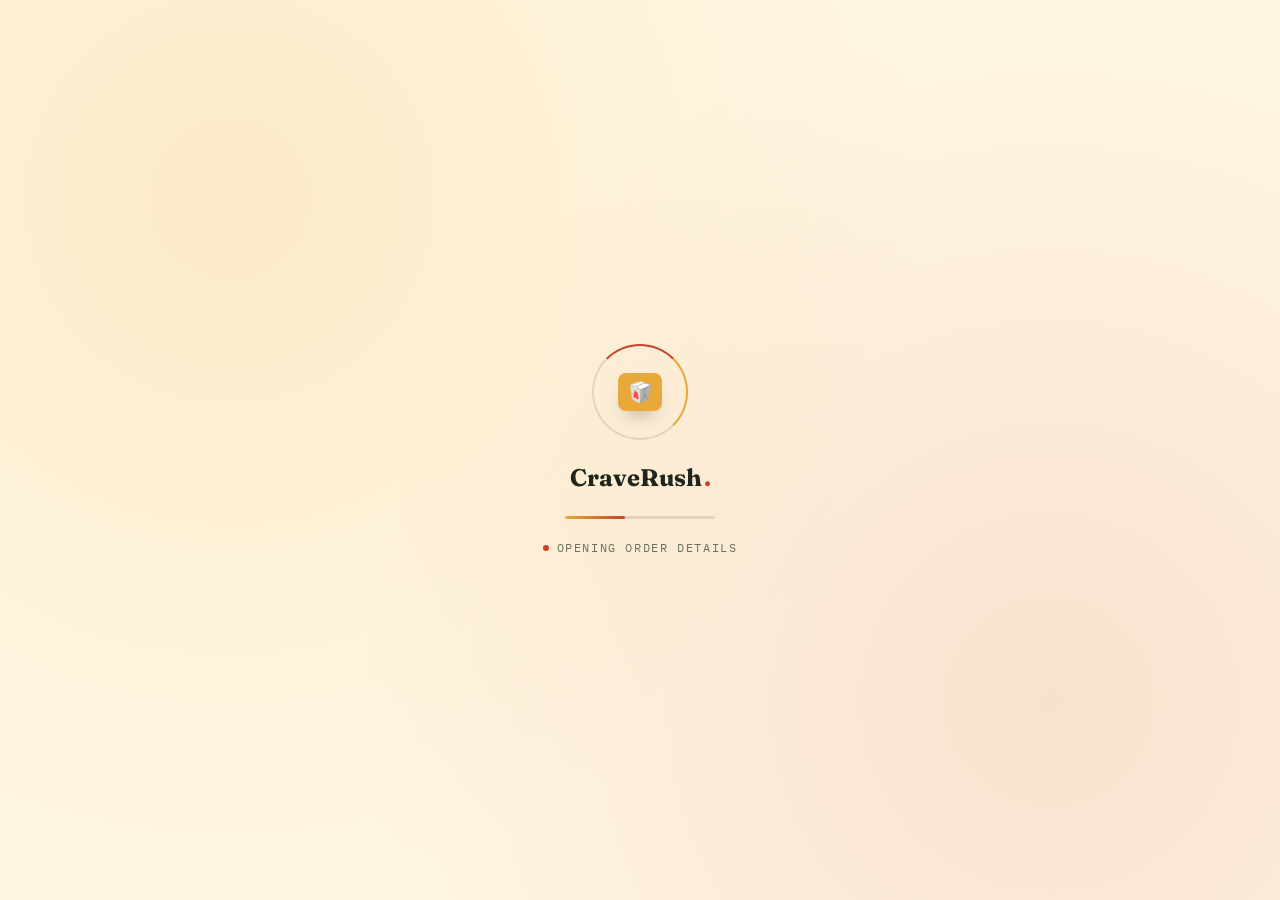
<file: confirmation.html>
<!DOCTYPE html>
<html lang="en" class="is-loading">
<head>
  <meta charset="UTF-8">
  <meta name="viewport" content="width=device-width, initial-scale=1.0">
  <title>Order Confirmed — CraveRush</title>
  
  <!-- Fonts & Icons -->
  <link rel="preconnect" href="https://fonts.googleapis.com">
  <link rel="preconnect" href="https://fonts.gstatic.com" crossorigin>
  <link href="https://fonts.googleapis.com/css2?family=Fraunces:ital,opsz,wght@0,9..144,400;0,9..144,600;0,9..144,700;1,9..144,500&family=Work+Sans:wght@400;500;600;700&family=IBM+Plex+Mono:wght@400;500;700&display=swap" rel="stylesheet">
  <link rel="stylesheet" href="https://cdnjs.cloudflare.com/ajax/libs/font-awesome/6.4.0/css/all.min.css">
  
  <!-- Main Stylesheet -->
  <link rel="stylesheet" href="style.css">
  <style>
    /* Custom confirmation layout styling aligned with design system variables */
    .confirmation-grid {
      display: grid;
      grid-template-columns: 1fr;
      gap: 20px;
      margin-top: 40px;
      margin-bottom: 80px;
      align-items: start;
    }
    .success-hero {
      text-align: center;
      padding: 40px 24px;
      background: var(--leaf-light);
      border: 1px solid var(--leaf);
      border-radius: var(--radius);
      color: var(--leaf);
      margin-bottom: 24px;
    }
    .success-hero i {
      font-size: 56px;
      margin-bottom: 16px;
    }
    .success-hero h1 {
      color: var(--leaf);
      font-family: var(--font-display);
      font-size: 32px;
      margin-bottom: 8px;
    }
    .success-hero p {
      font-size: 16px;
      color: var(--muted-1);
    }
    .meta-details {
      display: grid;
      grid-template-columns: 1fr;
      gap: 12px;
      text-align: center;
      margin-bottom: 24px;
    }
    .meta-card {
      background: var(--card);
      border: 1px solid var(--line);
      border-radius: var(--radius-sm);
      padding: 16px;
    }
    .meta-card span {
      font-family: var(--font-mono);
      font-size: 11px;
      text-transform: uppercase;
      color: var(--muted-3);
      display: block;
      margin-bottom: 4px;
    }
    .meta-card strong {
      font-size: 15px;
      color: var(--ink);
    }
    .receipt-list {
      max-height: none;
      border-bottom: 1px solid var(--line);
      margin-bottom: 16px;
    }
    .back-btn {
      width: 100%;
      margin-top: 20px;
      padding: 14px 0;
    }
    
    @media (min-width: 580px) {
      .meta-details {
        grid-template-columns: repeat(3, 1fr);
        gap: 16px;
      }
    }

    @media (min-width: 1024px) {
      .confirmation-grid {
        grid-template-columns: 1.2fr 0.8fr;
        gap: 32px;
      }
    }
  </style>
</head>
<body>

  <!-- PRELOADER -->
  <div id="loader">
    <div class="loader-inner">
      <div class="loader-mark">
        <span class="loader-ring"></span>
        <div class="loader-bag">🥡</div>
      </div>
      <div class="loader-word">CraveRush<span class="dot">.</span></div>
      <div class="loader-bar"><span></span></div>
      <p class="loader-caption">Opening order details</p>
    </div>
  </div>

  <!-- NAVIGATION HEADER -->
  <header>
    <input type="checkbox" id="menu-toggle" style="display:none;">
    <nav>
      <!-- Logo -->
      <a href="index.html" class="logo">CraveRush<span class="dot">.</span></a>
      
      <!-- Location Picker (Desktop Only) -->
      <div class="location-picker desktop-only" onclick="openModal('location-modal')">
        <i class="fa-solid fa-location-dot"></i>
        <span class="current-location-text">Sector 17, Chandigarh</span>
        <i class="fa-solid fa-chevron-down" style="font-size:10px; color:var(--muted-4);"></i>
      </div>

      <!-- Backdrop for Mobile Drawer -->
      <label for="menu-toggle" class="mobile-drawer-backdrop" aria-hidden="true"></label>

      <!-- Navigation links & Mobile Drawer -->
      <div class="nav-links" id="mobile-menu">
        <!-- Mobile drawer title and close button -->
        <div class="drawer-header mobile-only">
          <span class="drawer-title">Navigation</span>
          <label for="menu-toggle" class="drawer-close" aria-label="Close navigation menu">
            <i class="fa-solid fa-xmark"></i>
          </label>
        </div>

        <!-- Mobile-only Location picker inside drawer -->
        <div class="mobile-location-row mobile-only" onclick="openModal('location-modal')">
          <span class="section-label">Delivery Location</span>
          <div class="location-picker-mobile">
            <i class="fa-solid fa-location-dot"></i>
            <span class="current-location-text">Sector 17, Chandigarh</span>
            <i class="fa-solid fa-chevron-down" style="font-size:10px; color:var(--muted-4);"></i>
          </div>
        </div>

        <!-- Links List -->
        <span class="section-label mobile-only">Menu</span>
        <ul class="nav-links-list">
          <li><a href="index.html"><i class="fa-solid fa-house mobile-only"></i> Home</a></li>
          <li><a href="menu.html"><i class="fa-solid fa-utensils"></i> Restaurants &amp; Menu</a></li>
          <li><a href="about.html"><i class="fa-solid fa-circle-info"></i> About Us</a></li>
        </ul>

        <!-- Mobile-only preferences toggles -->
        <div class="mobile-preferences mobile-only">
          <span class="section-label">Preferences</span>
          
          <!-- Veg Switch -->
          <div class="pref-row">
            <span>Veg Only</span>
            <div class="veg-switch" title="Show veg only">
              <input type="checkbox" id="veg-only-toggle-mobile" class="veg-switch-input" onchange="toggleVegOnly(this.checked)">
              <label for="veg-only-toggle-mobile" class="veg-switch-track" aria-label="Toggle veg only">
                <span class="veg-switch-icon veg-switch-icon-all">🍽️</span>
                <span class="veg-switch-icon veg-switch-icon-veg">🟢</span>
                <span class="veg-switch-knob"></span>
              </label>
            </div>
          </div>

          <!-- Theme Toggle -->
          <div class="pref-row">
            <span>Dark Mode</span>
            <div class="theme-toggle-wrap">
              <input type="checkbox" id="theme-toggle-mobile" class="theme-toggle-input">
              <label for="theme-toggle-mobile" class="theme-toggle" aria-label="Toggle dark mode">
                <i class="fa-solid fa-sun theme-icon theme-icon-sun"></i>
                <i class="fa-solid fa-moon theme-icon theme-icon-moon"></i>
                <span class="theme-toggle-knob"></span>
              </label>
            </div>
          </div>
        </div>

        <!-- Mobile Profile Section -->
        <div class="mobile-profile-section mobile-only" id="mobile-profile-container">
          <!-- Populated by JS -->
        </div>
      </div>

      <!-- Nav CTA & Burger -->
      <div class="nav-cta">
        <!-- Desktop CTA elements -->
        <div class="desktop-cta-items desktop-only">
          <input type="checkbox" id="theme-toggle" class="theme-toggle-input">
          <label for="theme-toggle" class="theme-toggle" aria-label="Toggle dark mode">
            <i class="fa-solid fa-sun theme-icon theme-icon-sun"></i>
            <i class="fa-solid fa-moon theme-icon theme-icon-moon"></i>
            <span class="theme-toggle-knob"></span>
          </label>

          <div id="user-profile-container">
            <!-- Populated by JS -->
          </div>
        </div>

        <!-- Hamburger Toggle -->
        <label for="menu-toggle" class="burger" aria-label="Open navigation menu" aria-expanded="false" aria-controls="mobile-menu">
          <i class="fa-solid fa-bars"></i>
        </label>
      </div>
    </nav>
  </header>

  <!-- CONFIRMATION MAIN CONTENT -->
  <main class="wrap">
    
    <!-- No Order State -->
    <div id="no-order-state" class="empty-checkout-state" style="display:none; margin-top: 60px; margin-bottom: 80px;">
      <i class="fa-solid fa-receipt"></i>
      <h2>No Active Orders Found</h2>
      <p>It seems you do not have any active orders right now. Go check our menu to place one!</p>
      <a href="menu.html" class="btn btn-solid">Browse Menu</a>
    </div>

    <!-- Confirmation Grid -->
    <div id="active-confirmation" class="confirmation-grid">
      
      <!-- Left Column: Success state and live tracking -->
      <div>
        <div class="success-hero">
          <i class="fa-regular fa-circle-check"></i>
          <h1>Order Confirmed!</h1>
          <p>Your food is being prepared. It will arrive piping hot.</p>
        </div>

        <div class="meta-details">
          <div class="meta-card">
            <span>Order ID</span>
            <strong id="conf-order-id">CR-000000</strong>
          </div>
          <div class="meta-card">
            <span>Date &amp; Time</span>
            <strong id="conf-order-date">-</strong>
          </div>
          <div class="meta-card">
            <span>Estimated Delivery</span>
            <strong id="conf-eta" style="color:var(--chili);">20 mins</strong>
          </div>
        </div>

        <!-- Live tracking timeline card -->
        <div class="checkout-card">
          <h3 style="font-size: 18px;"><i class="fa-solid fa-bolt"></i> Live Track Status</h3>
          <p id="conf-status-title" style="font-weight:600; font-size: 15px; margin-bottom: 24px; color: var(--muted-1);">
            Processing Order
          </p>

          <div class="timeline" style="margin-top: 40px; margin-bottom: 20px;">
            <div id="conf-timeline-progress" class="timeline-progress" style="width: 0%;"></div>
            
            <div class="timeline-step" id="step-1">
              <div class="step-icon"><i class="fa-solid fa-receipt"></i></div>
              <span class="step-label">Order Placed</span>
            </div>
            <div class="timeline-step" id="step-2">
              <div class="step-icon"><i class="fa-solid fa-fire-burner"></i></div>
              <span class="step-label">Preparing</span>
            </div>
            <div class="timeline-step" id="step-3">
              <div class="step-icon"><i class="fa-solid fa-motorcycle"></i></div>
              <span class="step-label">On the Way</span>
            </div>
            <div class="timeline-step" id="step-4">
              <div class="step-icon"><i class="fa-solid fa-house-chimney"></i></div>
              <span class="step-label">Delivered</span>
            </div>
          </div>
        </div>

        <!-- Delivery Location and Payment Info -->
        <div class="checkout-card">
          <h3 style="font-size: 18px;"><i class="fa-solid fa-map-location-dot"></i> Delivery Details</h3>
          
          <div style="display:grid; grid-template-columns: 1fr 1fr; gap:20px; font-size:14px; text-align:left;">
            <div>
              <strong style="display:block; margin-bottom: 6px; font-size: 14.5px; color: var(--ink);">Deliver To:</strong>
              <p id="conf-address-name" style="font-weight: 600;"></p>
              <p id="conf-address-phone"></p>
              <p id="conf-address-flat"></p>
              <p id="conf-address-street"></p>
              <p id="conf-address-landmark" style="color:var(--muted-3);"></p>
              <p id="conf-address-city-state"></p>
            </div>
            
            <div>
              <strong style="display:block; margin-bottom: 6px; font-size: 14.5px; color: var(--ink);">Payment Information:</strong>
              <p id="conf-payment-method" style="font-weight: 600;"></p>
              
              <strong style="display:block; margin-top: 16px; margin-bottom: 6px; font-size: 14.5px; color: var(--ink);">Delivery Type:</strong>
              <p id="conf-delivery-type" style="font-weight: 600; color: var(--chili);"></p>
            </div>
          </div>
        </div>
      </div>

      <!-- Right Column: Receipt summary and Home CTA -->
      <div>
        <div class="checkout-card" style="padding:24px;">
          <h3 style="font-size:18px; margin-bottom: 16px;"><i class="fa-solid fa-receipt"></i> Items Purchased</h3>
          
          <div style="margin-bottom: 12px; padding-bottom: 8px; border-bottom: 1px solid var(--line);">
            <span style="font-size: 11px; font-weight: 700; color: var(--chili); text-transform: uppercase; font-family: var(--font-mono);">Ordered From</span>
            <h4 id="conf-restaurant-name" style="font-size: 17px; margin-top: 2px;">McDonald's</h4>
          </div>

          <!-- Summary Items -->
          <div class="receipt-list" id="conf-summary-items">
            <!-- Populated dynamically -->
          </div>

          <!-- Total Calculation details -->
          <div style="display: flex; flex-direction: column; gap: 8px; font-size: 13.5px;">
            <div class="bill-row">
              <span>Subtotal</span>
              <span id="conf-subtotal">₹0</span>
            </div>
            <div class="bill-row" id="conf-discount-row" style="display: none; color: var(--leaf);">
              <span>Discount</span>
              <span id="conf-discount">-₹0</span>
            </div>
            <div class="bill-row">
              <span>Delivery Fee</span>
              <span id="conf-delivery-fee">₹0</span>
            </div>
            <div class="bill-row">
              <span>Platform Fee</span>
              <span id="conf-platform-fee">₹10</span>
            </div>
            <div class="bill-row">
              <span>Taxes (5%)</span>
              <span id="conf-tax">₹0</span>
            </div>
            <div class="bill-row total" style="margin-top: 10px; padding-top: 10px; font-size: 18px;">
              <span>Total Paid</span>
              <span id="conf-total" style="color: var(--chili);">₹0</span>
            </div>
          </div>

          <a href="index.html" class="btn btn-solid back-btn"><i class="fa-solid fa-house"></i> Back to Homepage</a>
        </div>
      </div>

    </div>
  </main>

  <!-- TOAST NOTIFICATION CONTAINER -->
  <div id="toast-container"></div>

  <!-- Core App JS -->
  <script src="app.js"></script>

  <!-- Confirmation tracker JS -->
  <script>
    document.addEventListener("DOMContentLoaded", () => {
      // Small timeout to let app.js load state
      setTimeout(() => {
        initConfirmation();
      }, 150);
    });

    function initConfirmation() {
      // Get the order object from localStorage
      const order = JSON.parse(localStorage.getItem("craverush_active_order"));
      
      const noOrderState = document.getElementById("no-order-state");
      const activeConf = document.getElementById("active-confirmation");

      if (!order) {
        if (noOrderState) noOrderState.style.display = "block";
        if (activeConf) activeConf.style.display = "none";
        return;
      }

      if (noOrderState) noOrderState.style.display = "none";
      if (activeConf) activeConf.style.display = "grid";

      // Render Order Header Meta
      document.getElementById("conf-order-id").textContent = order.orderId;
      document.getElementById("conf-order-date").textContent = order.date;
      
      // Render Address Details
      document.getElementById("conf-address-name").textContent = order.address.name;
      document.getElementById("conf-address-phone").textContent = order.address.phone;
      document.getElementById("conf-address-flat").textContent = order.address.flat;
      document.getElementById("conf-address-street").textContent = order.address.street;
      if (order.address.landmark) {
        document.getElementById("conf-address-landmark").textContent = "Landmark: " + order.address.landmark;
        document.getElementById("conf-address-landmark").style.display = "block";
      } else {
        document.getElementById("conf-address-landmark").style.display = "none";
      }
      document.getElementById("conf-address-city-state").textContent = order.address.city + ", " + order.address.state + " - " + order.address.pincode;

      // Render Delivery & Payment meta
      document.getElementById("conf-payment-method").textContent = order.paymentMethod;
      document.getElementById("conf-delivery-type").textContent = order.deliveryOption;

      // Render Restaurant & Items
      document.getElementById("conf-restaurant-name").textContent = order.restaurant;
      const itemsContainer = document.getElementById("conf-summary-items");
      if (itemsContainer) {
        itemsContainer.innerHTML = order.items.map(item => `
          <div class="summary-item">
            <img src="${item.image}" alt="${item.name}" class="summary-item-img">
            <div class="summary-item-details">
              <div class="summary-item-name">${item.name}</div>
              <div class="summary-item-meta">Qty: ${item.quantity} × ₹${item.price}</div>
            </div>
            <div class="summary-item-price">₹${item.price * item.quantity}</div>
          </div>
        `).join("");
      }

      // Render Calculations
      document.getElementById("conf-subtotal").textContent = `₹${order.subtotal}`;
      const discRow = document.getElementById("conf-discount-row");
      if (order.discount > 0) {
        discRow.style.display = "flex";
        document.getElementById("conf-discount").textContent = `-₹${order.discount}`;
      } else {
        discRow.style.display = "none";
      }
      document.getElementById("conf-delivery-fee").textContent = order.deliveryFee === 0 ? "FREE" : `₹${order.deliveryFee}`;
      document.getElementById("conf-platform-fee").textContent = `₹${order.platformFee}`;
      document.getElementById("conf-tax").textContent = `₹${order.tax}`;
      document.getElementById("conf-total").textContent = `₹${order.total}`;

      // Start live visual sync with activeOrder in localStorage (timer in app.js drives this statusStep value)
      syncLiveTracker();
      setInterval(syncLiveTracker, 1000);
    }

    function syncLiveTracker() {
      const order = JSON.parse(localStorage.getItem("craverush_active_order"));
      if (!order) return;

      const step = order.statusStep || 1;
      const eta = order.estimatedMinutes || 20;

      // Update ETA
      document.getElementById("conf-eta").textContent = eta > 0 ? `${eta} mins` : "Delivered";

      // Update Status Text
      const statusTitleEl = document.getElementById("conf-status-title");
      if (statusTitleEl) {
        statusTitleEl.textContent = getStatusTitleText(step);
      }

      // Update timeline step highlights
      const progressPercent = ((step - 1) / 3) * 100;
      const progressBar = document.getElementById("conf-timeline-progress");
      if (progressBar) {
        progressBar.style.width = `calc(${progressPercent}% - 40px)`;
      }

      for (let i = 1; i <= 4; i++) {
        const stepEl = document.getElementById(`step-${i}`);
        if (stepEl) {
          stepEl.className = "timeline-step"; // reset
          if (i < step) {
            stepEl.classList.add("completed");
          } else if (i === step) {
            stepEl.classList.add("active");
            if (step === 4) {
              stepEl.classList.add("completed");
            }
          }
        }
      }
    }

    function getStatusTitleText(step) {
      switch (step) {
        case 1: return "Order Received by Kitchen";
        case 2: return "Chef is Firing Up Your Meal 🔥";
        case 3: return "Rider Picked Up & On the Way 🛵";
        case 4: return "Order Delivered! Enjoy Your Meal 😋";
        default: return "Processing Order";
      }
    }
  </script>

  <!-- LOCATION SELECTOR MODAL -->
  <div id="location-modal" class="modal-overlay">
    <div class="modal-content" style="max-width:500px;">
      <div class="modal-header">
        <h3>Select Delivery Location</h3>
        <button class="close-btn" onclick="closeModal('location-modal')"><i class="fa-solid fa-xmark"></i></button>
      </div>
      <div class="modal-body">
        <div class="form-group">
          <label>Type Your Address / Sector</label>
          <input type="text" id="custom-location-input" class="form-control" placeholder="Enter landmark, sector, or city...">
        </div>
        <button class="btn btn-solid" style="width:100%; margin-bottom:20px;" onclick="selectCustomLocation()">Set Delivery Location</button>

        <label style="font-size:13px; font-weight:600; color:var(--muted-3); display:block; margin-bottom:10px;">POPULAR CITIES &amp; SECTORS</label>
        <div style="display:flex; flex-direction:column; gap:8px;">
          <div class="dropdown-item" onclick="setLocation('Sector 17, Chandigarh')"><i class="fa-solid fa-location-dot" style="color:var(--chili);"></i> Sector 17, Chandigarh</div>
          <div class="dropdown-item" onclick="setLocation('Connaught Place, New Delhi')"><i class="fa-solid fa-location-dot" style="color:var(--chili);"></i> Connaught Place, New Delhi</div>
          <div class="dropdown-item" onclick="setLocation('Bandra West, Mumbai')"><i class="fa-solid fa-location-dot" style="color:var(--chili);"></i> Bandra West, Mumbai</div>
          <div class="dropdown-item" onclick="setLocation('Indiranagar, Bengaluru')"><i class="fa-solid fa-location-dot" style="color:var(--chili);"></i> Indiranagar, Bengaluru</div>
          <div class="dropdown-item" onclick="setLocation('Cyber City, Gurugram')"><i class="fa-solid fa-location-dot" style="color:var(--chili);"></i> Cyber City, Gurugram</div>
        </div>
      </div>
    </div>
  </div>

  <!-- AUTHENTICATION MODAL -->
  <div id="auth-modal" class="modal-overlay">
    <div class="modal-content" style="max-width:440px;">
      <div class="modal-body">
        
        <!-- Account panel (displayed when user is logged in) -->
        <div id="account-view" class="account-view" style="display:none;">
          <div class="modal-header" style="border:none; padding:10px 0;">
            <h3>My Account</h3>
            <button class="close-btn" onclick="closeModal('auth-modal')"><i class="fa-solid fa-xmark"></i></button>
          </div>
          <div class="account-avatar-lg" id="account-avatar-lg">U</div>
          <h4 id="account-name">User Name</h4>
          <p class="account-email" id="account-email">user@domain.com</p>
          <div class="account-info-row">
            <span>Name</span>
            <span id="account-info-name">—</span>
          </div>
          <div class="account-info-row">
            <span>Email</span>
            <span id="account-info-email">—</span>
          </div>
          <button class="logout-btn" onclick="logoutUser()"><i class="fa-solid fa-arrow-right-from-bracket"></i> Sign Out</button>
        </div>

        <!-- Auth Forms panel (displayed when user is signed out) -->
        <div id="auth-forms-wrap">
          <div class="modal-header" style="border:none; padding:10px 0;">
            <h3>CraveRush Account</h3>
            <button class="close-btn" onclick="closeModal('auth-modal')"><i class="fa-solid fa-xmark"></i></button>
          </div>
          <div class="auth-tabs" style="display:flex; border-bottom:2px solid var(--line); margin-bottom:20px;">
            <button class="auth-tab active" onclick="switchAuthTab('signin')" style="flex:1; padding:12px; font-weight:700; background:transparent;">Sign In</button>
            <button class="auth-tab" onclick="switchAuthTab('signup')" style="flex:1; padding:12px; font-weight:700; background:transparent;">Sign Up</button>
          </div>

          <form id="signin-form" onsubmit="handleSignIn(event)">
            <div class="form-group">
              <label>Email Address or Mobile Number</label>
              <input type="text" id="signin-email" class="form-control" placeholder="name@domain.com or +91..." required>
            </div>
            <div class="form-group">
              <label>Password</label>
              <input type="password" class="form-control" placeholder="••••••••" required>
            </div>
            <button type="submit" class="btn btn-solid" style="width:100%; margin-top:10px;">Sign In &amp; Order</button>
          </form>

          <form id="signup-form" onsubmit="handleSignUp(event)" style="display:none;">
            <div class="form-group">
              <label>Full Name</label>
              <input type="text" id="signup-name" class="form-control" placeholder="e.g. Michelle Sharma" required>
            </div>
            <div class="form-group">
              <label>Email Address</label>
              <input type="email" id="signup-email" class="form-control" placeholder="name@domain.com" required>
            </div>
            <div class="form-group">
              <label>Mobile Number</label>
              <input type="tel" class="form-control" placeholder="+91 98765 43210" required>
            </div>
            <div class="form-group">
              <label>Password</label>
              <input type="password" class="form-control" placeholder="Create strong password" required>
            </div>
            <button type="submit" class="btn btn-solid" style="width:100%; margin-top:10px;">Create Account</button>
          </form>
        </div>
      </div>
    </div>
  </div>

  <!-- CART DRAWER (SLIDE-OVER) -->
  <div id="cart-drawer-overlay" class="cart-drawer-overlay"></div>
  <div id="cart-drawer" class="cart-drawer">
    <div class="cart-header">
      <h3>My Food Bag</h3>
      <button id="close-cart-btn" class="close-btn" aria-label="Close cart drawer"><i class="fa-solid fa-xmark"></i></button>
    </div>
    <div class="cart-body">
      <!-- Empty state -->
      <div id="cart-empty-state" class="cart-empty-state">
        <i class="fa-solid fa-basket-shopping"></i>
        <p>Your food bag is currently empty.</p>
        <a href="index.html#menu" onclick="toggleCartDrawer(false)" class="btn btn-solid btn-sm" style="margin-top:15px; display:inline-flex;">Browse Restaurants</a>
      </div>
      <!-- Items list -->
      <div id="cart-items-container" style="display:flex; flex-direction:column;"></div>
    </div>
    <div class="cart-footer" style="padding:22px 26px; border-top:1px solid var(--line); background:var(--card);">
      <div class="coupon-box">
        <input type="text" id="coupon-code" placeholder="Enter coupon code...">
        <button class="coupon-btn" onclick="applyCoupon()">Apply</button>
      </div>
      <div class="bill-details" style="display:flex; flex-direction:column; gap:10px; margin-bottom:20px; font-size:14px;">
        <div style="display:flex; justify-content:space-between;"><span>Subtotal</span><strong id="cart-subtotal">₹0</strong></div>
        <div style="display:flex; justify-content:space-between; color:var(--chili); display:none;" id="cart-discount-row"><span>Discount Applied</span><strong id="cart-discount">-₹0</strong></div>
        <div style="display:flex; justify-content:space-between; font-size:16px; font-weight:700; border-top:1.5px solid var(--line); padding-top:10px;"><span>Grand Total</span><strong id="cart-total">₹0</strong></div>
      </div>
      <button class="btn btn-solid" style="width:100%; padding:14px 0; font-size:15px; font-weight:700;" onclick="proceedToCheckout()">Checkout Flow &rarr;</button>
    </div>
  </div>

  <!-- TOAST NOTIFICATION CONTAINER -->
  <div id="toast-container"></div>

  <!-- Main JavaScript File -->
  <script src="app.js"></script>
</body>
</html>
</file>
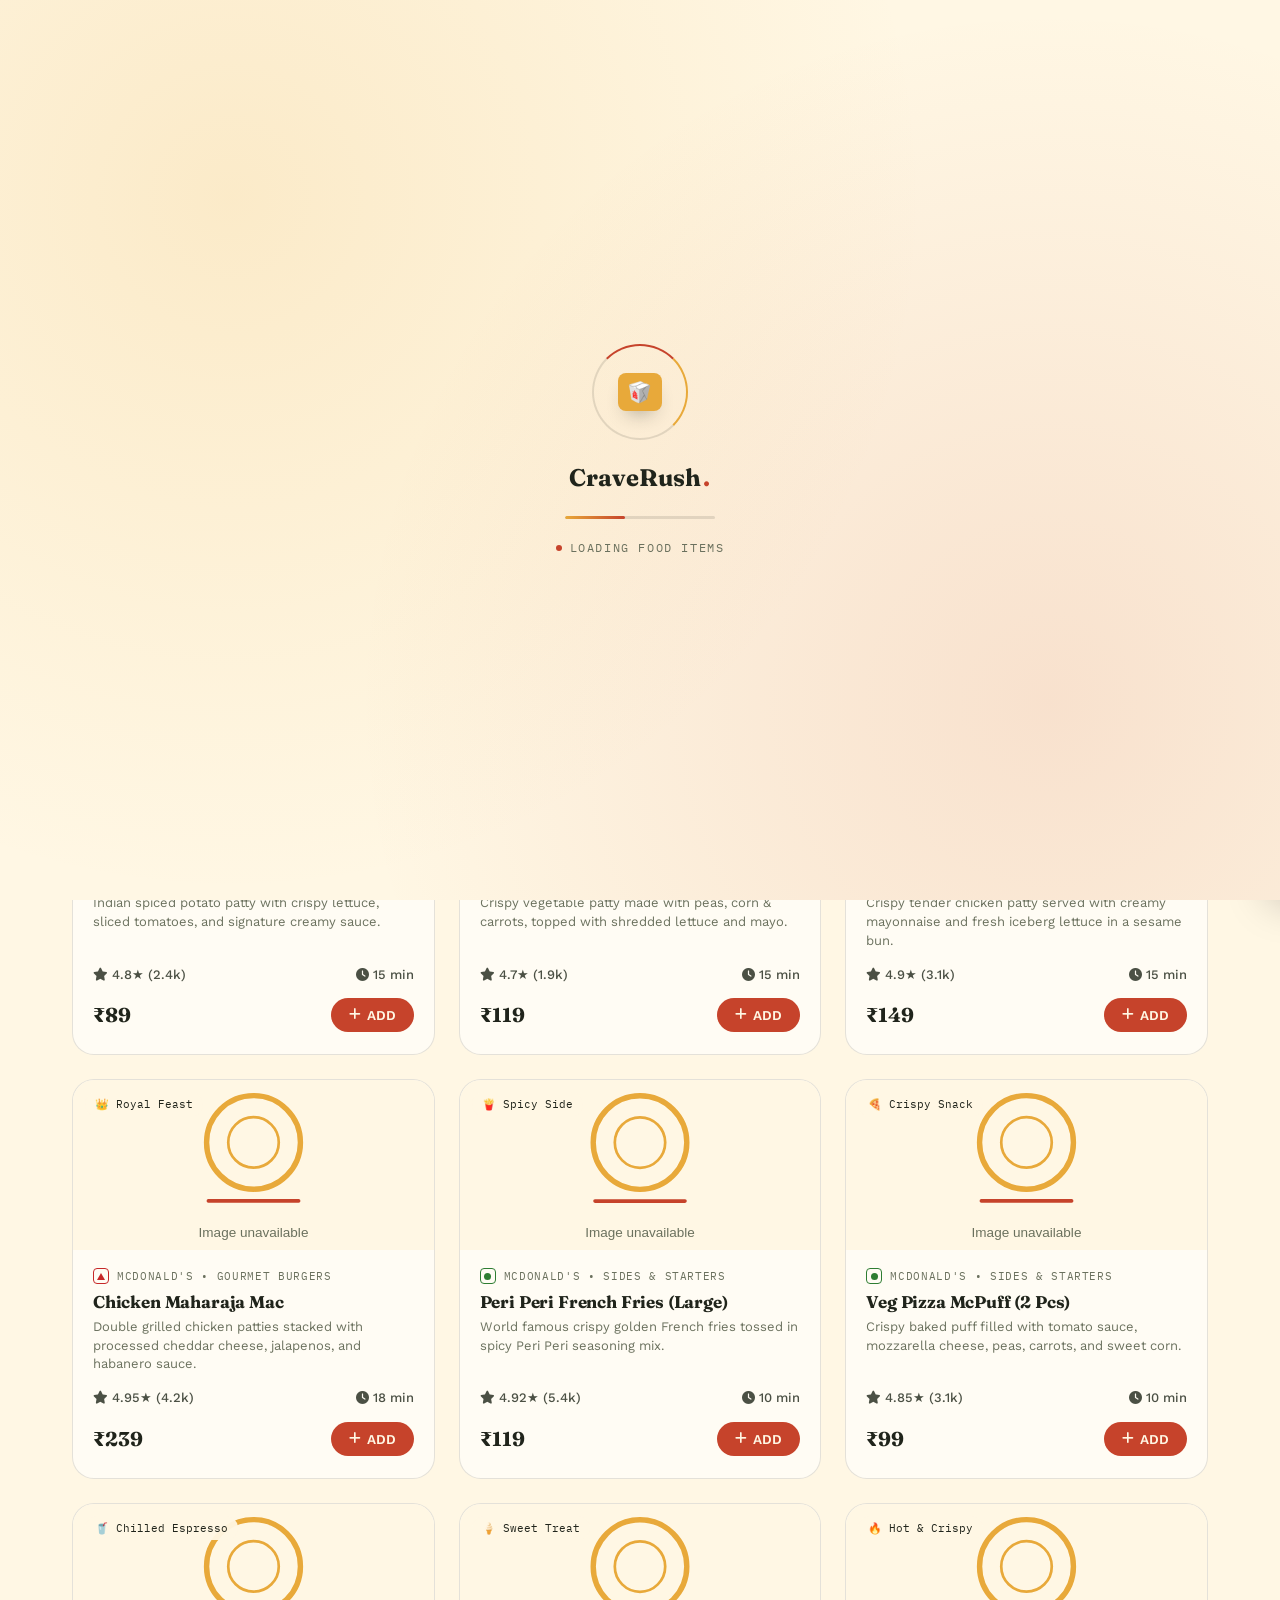
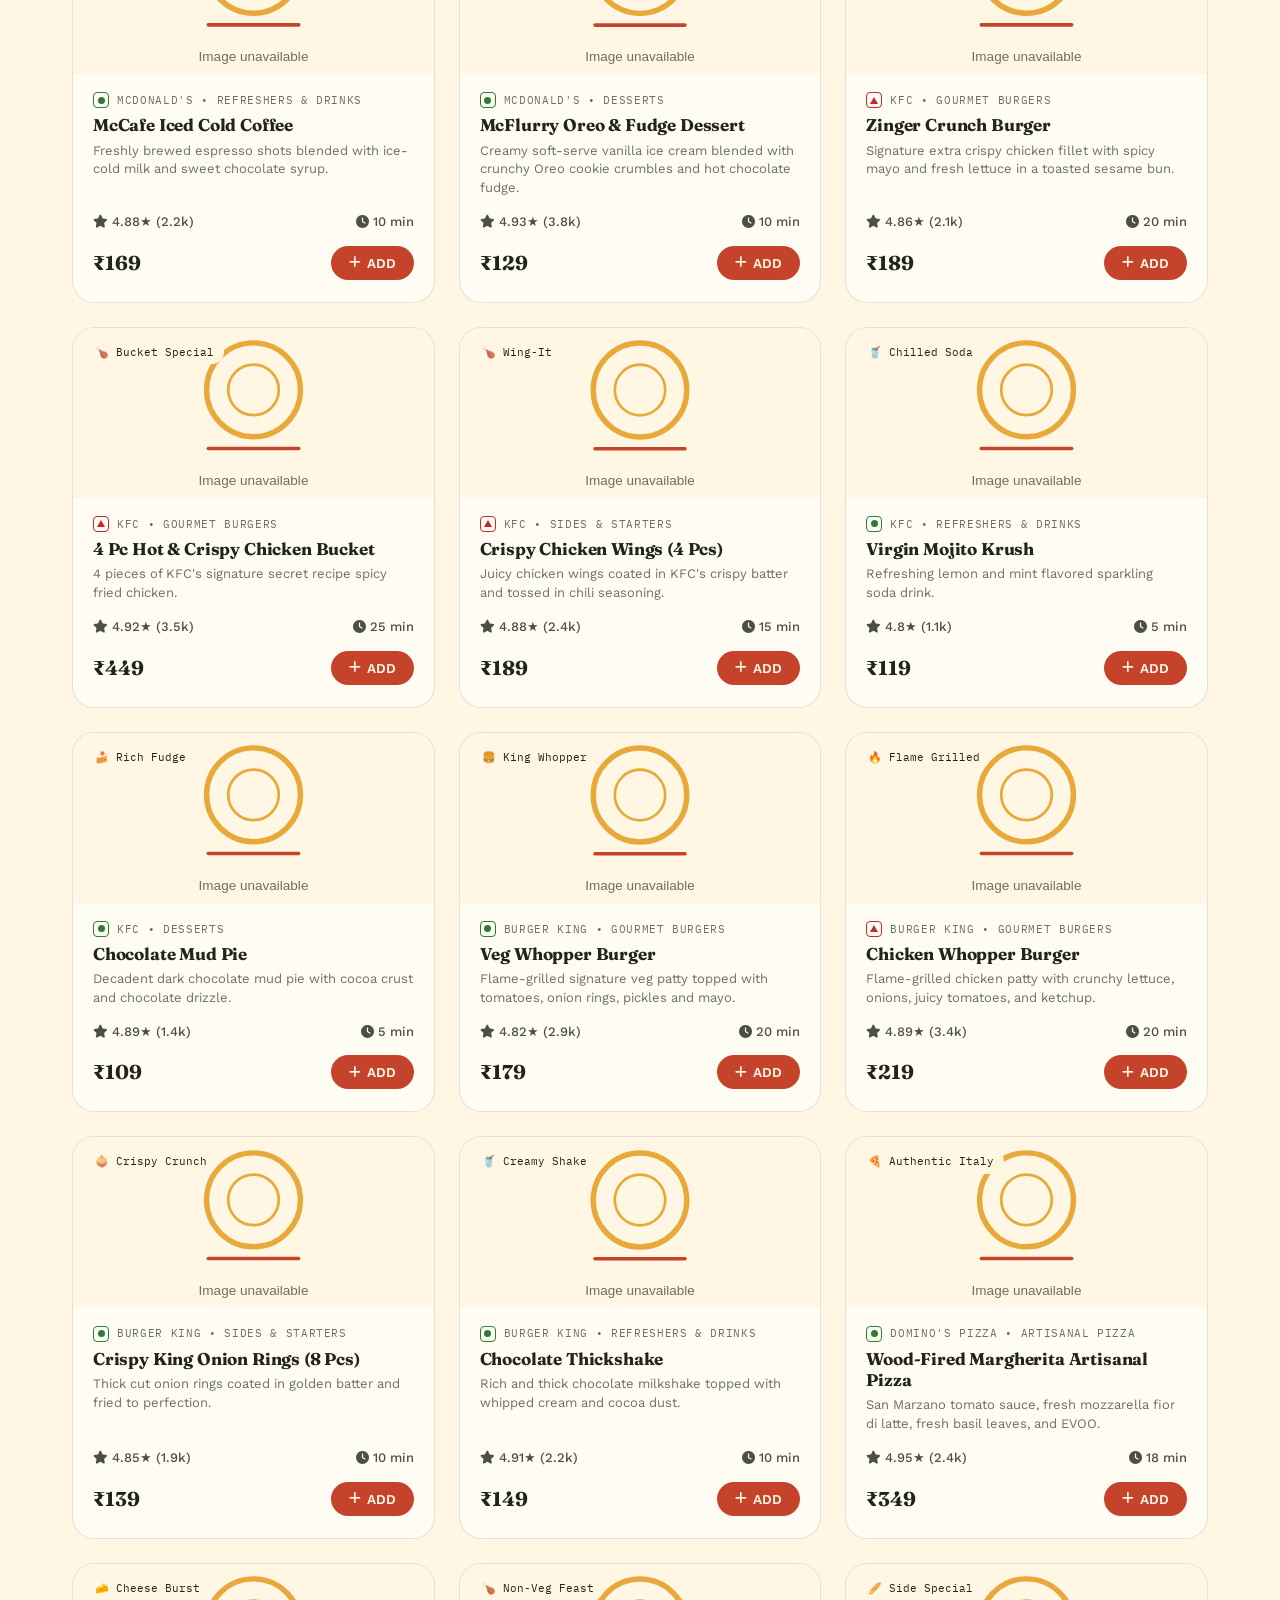
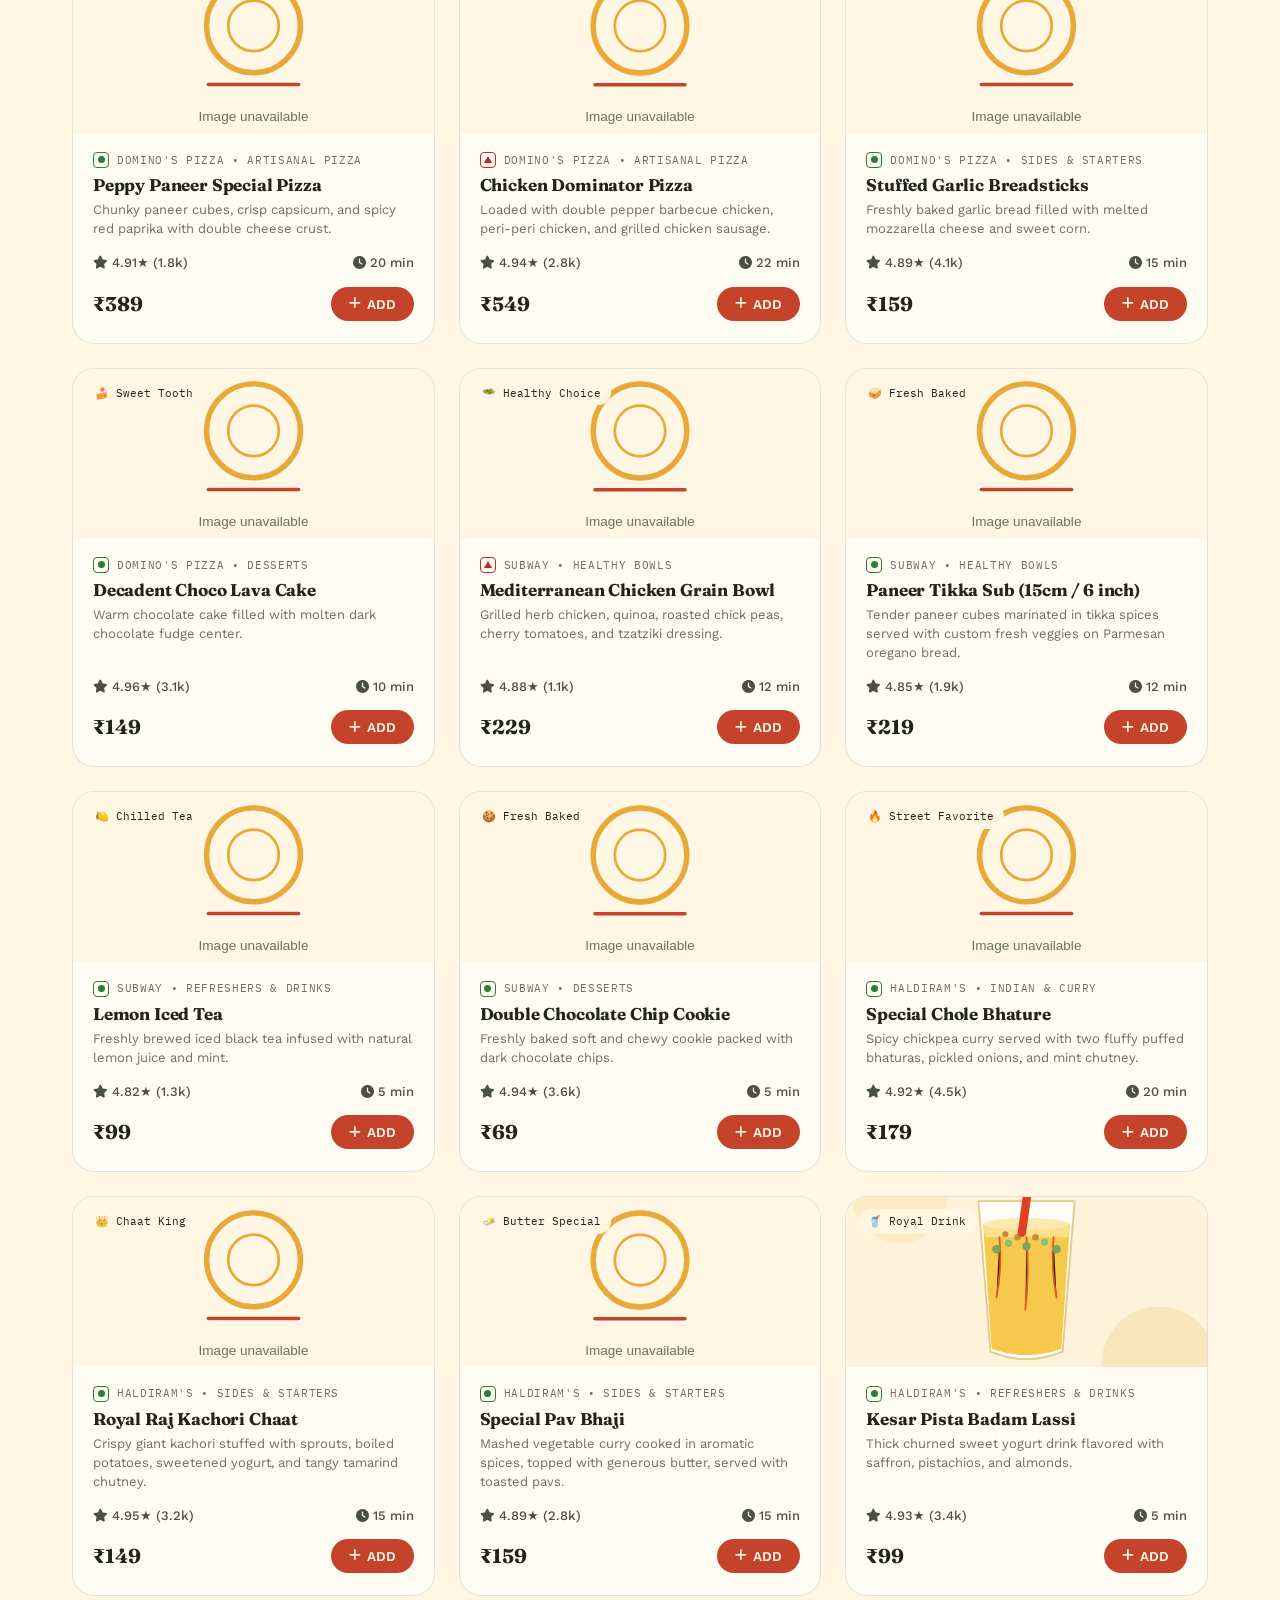
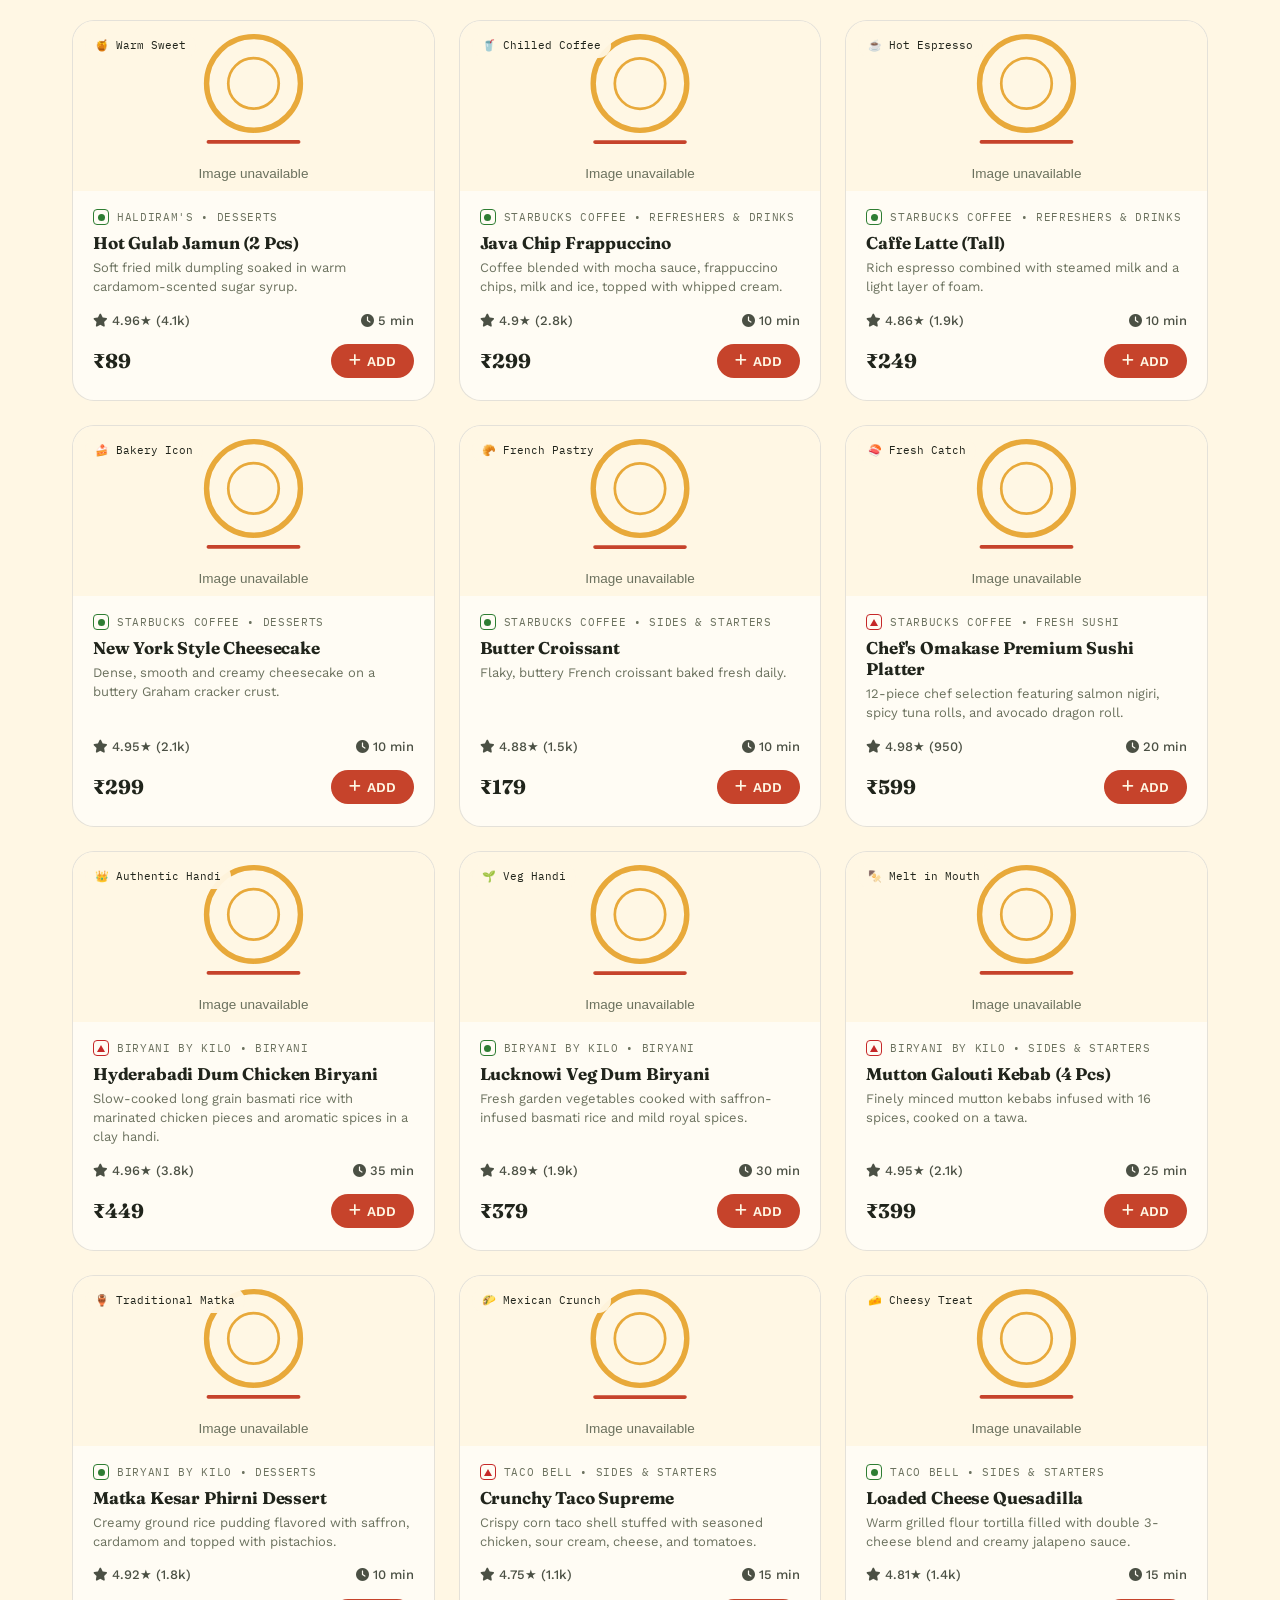
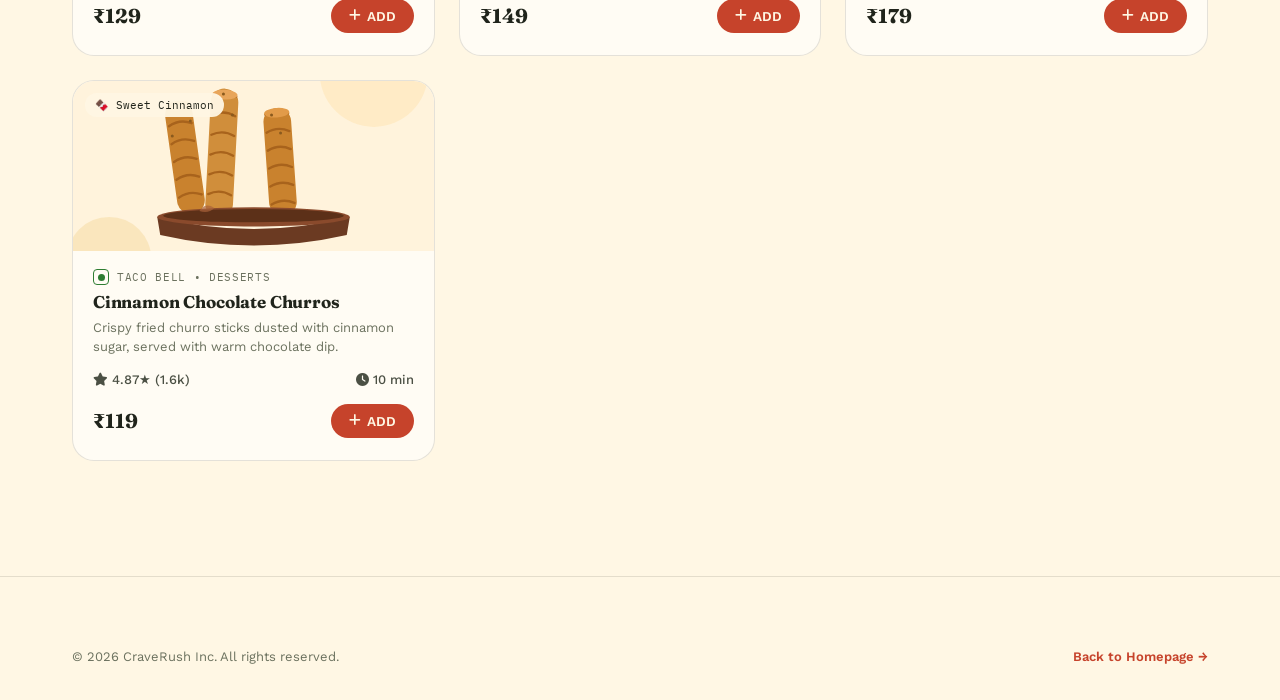
<file: menu.html>
<!DOCTYPE html>
<html lang="en" class="is-loading">
<head>
  <meta charset="UTF-8">
  <meta name="viewport" content="width=device-width, initial-scale=1.0">
  <title>Food Items — CraveRush Food Delivery</title>
  <meta name="description" content="Browse every dish, side, beverage, and dessert on CraveRush — filter by cuisine, category, and veg/non-veg.">
  
  <!-- Fonts & Icons -->
  <link rel="preconnect" href="https://fonts.googleapis.com">
  <link rel="preconnect" href="https://fonts.gstatic.com" crossorigin>
  <link href="https://fonts.googleapis.com/css2?family=Fraunces:ital,opsz,wght@0,9..144,400;0,9..144,600;0,9..144,700;1,9..144,500&family=Work+Sans:wght@400;500;600;700&family=IBM+Plex+Mono:wght@400;500;700&display=swap" rel="stylesheet">
  <link rel="stylesheet" href="https://cdnjs.cloudflare.com/ajax/libs/font-awesome/6.4.0/css/all.min.css">
  <link rel="stylesheet" href="style.css">
</head>
<body>

  <!-- PRELOADER -->
  <div id="loader">
    <div class="loader-inner">
      <div class="loader-mark">
        <span class="loader-ring"></span>
        <div class="loader-bag">🥡</div>
      </div>
      <div class="loader-word">CraveRush<span class="dot">.</span></div>
      <div class="loader-bar"><span></span></div>
      <p class="loader-caption">Loading food items</p>
    </div>
  </div>

  <!-- NAVIGATION HEADER -->
  <header>
    <input type="checkbox" id="menu-toggle" style="display:none;">
    <nav>
      <a href="index.html" class="logo">CraveRush<span class="dot">.</span></a>
      
      <div class="location-picker" onclick="openModal('location-modal')">
        <i class="fa-solid fa-location-dot"></i>
        <span id="current-location-text">Sector 17, Chandigarh</span>
        <i class="fa-solid fa-chevron-down" style="font-size:10px; color:var(--muted-4);"></i>
      </div>

      <div class="nav-search" id="nav-search">
        <button type="button" class="nav-search-toggle" id="nav-search-toggle" aria-label="Search">
          <i class="fa-solid fa-magnifying-glass"></i>
        </button>
        <div class="nav-search-panel" id="nav-search-panel">
          <i class="fa-solid fa-magnifying-glass"></i>
          <input type="text" id="global-search" placeholder="Search dishes, burgers, pizza, drinks..." autocomplete="off">
          <div id="search-results-dropdown" class="search-results-dropdown"></div>
        </div>
      </div>

      <ul class="nav-links">
        <li><a href="index.html">Home</a></li>
        <li><a href="restaurants.html">Restaurants</a></li>
        <li><a href="menu.html" class="active">Food Items</a></li>
        <li><a href="orders.html">Orders</a></li>
        <li><a href="about.html">About Us</a></li>
        <li><a href="reviews.html">Reviews</a></li>
      </ul>

      <div class="nav-cta">
        <input type="checkbox" id="theme-toggle" class="theme-toggle-input">
        <script>document.getElementById("theme-toggle").checked = localStorage.getItem("craverush_theme") === "dark";</script>
        <label for="theme-toggle" class="theme-toggle" aria-label="Toggle dark mode">
          <i class="fa-solid fa-sun theme-icon theme-icon-sun"></i>
          <i class="fa-solid fa-moon theme-icon theme-icon-moon"></i>
          <span class="theme-toggle-knob"></span>
        </label>

        <button id="open-cart-btn" class="cart-btn" aria-label="Cart">
          <i class="fa-solid fa-bag-shopping"></i>
          <span id="cart-badge" class="cart-badge">0</span>
        </button>

        <div id="user-profile-container">
          <!-- Populated by JS -->
        </div>

        <label for="menu-toggle" class="burger" aria-label="Open navigation menu">
          <i class="fa-solid fa-bars"></i>
        </label>
      </div>
    </nav>
  </header>

  <!-- PAGE HERO -->
  <section class="section" style="padding:45px 0 20px;">
    <div class="wrap">
      <div class="about-hero" style="padding-bottom:10px;">
        <p class="eyebrow">Explore Full Catalog</p>
        <h1 style="font-size:42px; margin:12px 0;">All Food Items</h1>
        <p>1,000+ dishes, sides, drinks &amp; desserts from McDonald's, KFC, Burger King, Domino's, Subway, Haldiram's, Starbucks, Biryani By Kilo &amp; more. Looking for a specific kitchen instead? <a href="restaurants.html" style="color:var(--chili); font-weight:600;">Browse Restaurants →</a></p>
      </div>
    </div>
  </section>

  <!-- FULL DISH CATALOG -->
  <section class="section" id="menu" style="padding-top:20px;">
    <div class="wrap">
      <div class="section-head">
        <div>
          <p class="eyebrow">Full Food Catalog</p>
          <h2>All Popular Dishes, Sides, Drinks &amp; Desserts</h2>
        </div>
      </div>

      <!-- Filter Bar -->
      <div style="display:flex; justify-content:space-between; align-items:center; flex-wrap:wrap; gap:16px; margin-bottom:24px;">
        <div class="category-bar" style="margin-bottom:0;">
          <span class="cat-pill active" data-cat="All items">All items</span>
          <span class="cat-pill" data-cat="Gourmet Burgers">Burgers</span>
          <span class="cat-pill" data-cat="Artisanal Pizza">Pizza</span>
          <span class="cat-pill" data-cat="Sides & Starters">🍟 Sides &amp; Starters</span>
          <span class="cat-pill" data-cat="Refreshers & Drinks">🥤 Drinks &amp; Shakes</span>
          <span class="cat-pill" data-cat="Desserts">🍰 Desserts &amp; Sweets</span>
          <span class="cat-pill" data-cat="Fresh Sushi">Fresh Sushi</span>
          <span class="cat-pill" data-cat="Healthy Bowls">Healthy Bowls</span>
          <span class="cat-pill" data-cat="Indian & Curry">Indian &amp; Curry</span>
          <span class="cat-pill" data-cat="Biryani">Biryani</span>
        </div>

        <div style="display:flex; align-items:center; gap:10px;">
          <label style="font-size:13px; font-weight:600; color:var(--muted-1);">Diet Filter:</label>
          <select id="veg-toggle" class="form-control" style="width:auto; padding:6px 14px; border-radius:100px; font-size:13px;">
            <option value="all">All Items</option>
            <option value="veg">🟢 Veg Only</option>
            <option value="nonveg">🔴 Non-Veg Only</option>
          </select>
        </div>
      </div>

      <div class="dish-grid" id="dish-container">
        <!-- Rendered dynamically by JS -->
      </div>
    </div>
  </section>

  <!-- FOOTER -->
  <footer>
    <div class="wrap">
      <div class="footer-bottom">
        <span>© 2026 CraveRush Inc. All rights reserved.</span>
        <a href="index.html" style="color:var(--chili); font-weight:600;">Back to Homepage →</a>
      </div>
    </div>
  </footer>

  <!-- CART DRAWER (SLIDE-OVER PANEL) -->
  <div id="cart-drawer-overlay" class="cart-drawer-overlay"></div>
  <aside id="cart-drawer" class="cart-drawer">
    <div class="cart-header">
      <h3>Your Food Bag</h3>
      <button id="close-cart-btn" class="close-btn" aria-label="Close cart"><i class="fa-solid fa-xmark"></i></button>
    </div>

    <div class="cart-body">
      <div id="cart-empty-state" class="cart-empty-state">
        <i class="fa-solid fa-bag-shopping"></i>
        <h4>Your bag is empty</h4>
        <p style="font-size:13.5px; margin-top:6px;">Add delicious dishes from the menu to satisfy your cravings.</p>
      </div>

      <div id="cart-items-container">
        <!-- Rendered dynamically by JS -->
      </div>

      <div class="coupon-box">
        <input type="text" id="coupon-code" placeholder="ENTER COUPON (CRAVE50)">
        <button class="coupon-btn" onclick="applyCoupon()">APPLY</button>
      </div>
    </div>

    <div class="cart-footer">
      <div class="bill-row">
        <span>Item Subtotal</span>
        <span id="cart-subtotal">₹0</span>
      </div>
      <div class="bill-row discount" id="cart-discount-row" style="display:none;">
        <span>Promo Discount</span>
        <span id="cart-discount">-₹0</span>
      </div>
      <div class="bill-row">
        <span>Delivery Fee (20-Min Express)</span>
        <span>FREE</span>
      </div>
      <div class="bill-row">
        <span>Taxes &amp; Govt Charges (5%)</span>
        <span>Included</span>
      </div>
      <div class="bill-row total">
        <span>To Pay</span>
        <span id="cart-total">₹0</span>
      </div>

      <button class="checkout-btn" onclick="proceedToCheckout()">
        <span>Proceed to Checkout</span>
        <i class="fa-solid fa-arrow-right"></i>
      </button>
    </div>
  </aside>

  <!-- AUTH MODAL -->
  <div id="auth-modal" class="modal-overlay">
    <div class="modal-content">
      <div class="modal-header">
        <h3>Welcome to CraveRush</h3>
        <button class="close-btn" onclick="closeModal('auth-modal')"><i class="fa-solid fa-xmark"></i></button>
      </div>
      <div class="modal-body">
        <!-- Shown when a user is already signed in -->
        <div id="account-view" class="account-view" style="display:none;">
          <div class="account-view-header">
            <div class="account-avatar-lg" id="account-avatar-lg">U</div>
            <div>
              <h4 id="account-name">Account</h4>
              <p class="account-email" id="account-email">—</p>
            </div>
          </div>

          <div class="account-tabs">
            <div class="account-tab active" data-tab="profile" onclick="switchAccountTab('profile')"><i class="fa-regular fa-id-card"></i> Profile</div>
            <div class="account-tab" data-tab="addresses" onclick="switchAccountTab('addresses')"><i class="fa-solid fa-location-dot"></i> Addresses</div>
            <div class="account-tab" data-tab="wallet" onclick="switchAccountTab('wallet')"><i class="fa-solid fa-wallet"></i> Wallet</div>
          </div>

          <div id="account-tab-profile" class="account-tab-panel"></div>
          <div id="account-tab-addresses" class="account-tab-panel" style="display:none;"></div>
          <div id="account-tab-wallet" class="account-tab-panel" style="display:none;"></div>

          <button type="button" class="logout-btn" onclick="logoutUser()">
            <i class="fa-solid fa-right-from-bracket"></i> Log Out
          </button>
        </div>

        <div id="auth-forms-wrap">
          <div class="auth-tabs">
            <div class="auth-tab active" onclick="switchAuthTab('signin')">Sign In</div>
            <div class="auth-tab" onclick="switchAuthTab('signup')">Sign Up</div>
          </div>

          <form id="signin-form" onsubmit="handleSignIn(event)">
            <div class="form-group">
              <label>Email Address or Mobile Number</label>
              <input type="text" id="signin-email" class="form-control" placeholder="name@domain.com or +91..." required>
            </div>
            <div class="form-group">
              <label>Password</label>
              <input type="password" class="form-control" placeholder="••••••••" required>
            </div>
            <button type="submit" class="btn btn-solid" style="width:100%; margin-top:10px;">Sign In &amp; Order</button>
          </form>

          <form id="signup-form" onsubmit="handleSignUp(event)" style="display:none;">
            <div class="form-group">
              <label>Full Name</label>
              <input type="text" id="signup-name" class="form-control" placeholder="e.g. Michelle Sharma" required>
            </div>
            <div class="form-group">
              <label>Email Address</label>
              <input type="email" id="signup-email" class="form-control" placeholder="name@domain.com" required>
            </div>
            <div class="form-group">
              <label>Mobile Number</label>
              <input type="tel" id="signup-phone" class="form-control" placeholder="+91 98765 43210" required>
            </div>
            <div class="form-group">
              <label>Password</label>
              <input type="password" class="form-control" placeholder="Create strong password" required>
            </div>
            <button type="submit" class="btn btn-solid" style="width:100%; margin-top:10px;">Create Account</button>
          </form>
        </div>
      </div>
    </div>
  </div>

  <!-- LOCATION SELECTOR MODAL -->
  <div id="location-modal" class="modal-overlay">
    <div class="modal-content" style="max-width:500px;">
      <div class="modal-header">
        <h3>Select Delivery Location</h3>
        <button class="close-btn" onclick="closeModal('location-modal')"><i class="fa-solid fa-xmark"></i></button>
      </div>
      <div class="modal-body">
        <div class="form-group">
          <label>Type Your Address / Sector</label>
          <input type="text" id="custom-location-input" class="form-control" placeholder="Enter landmark, sector, or city...">
        </div>
        <button class="btn btn-solid" style="width:100%; margin-bottom:20px;" onclick="selectCustomLocation()">Set Delivery Location</button>

        <label style="font-size:13px; font-weight:600; color:var(--muted-3); display:block; margin-bottom:10px;">POPULAR CITIES &amp; SECTORS</label>
        <div style="display:flex; flex-direction:column; gap:8px;">
          <div class="dropdown-item" onclick="setLocation('Sector 17, Chandigarh')"><i class="fa-solid fa-location-dot" style="color:var(--chili);"></i> Sector 17, Chandigarh</div>
          <div class="dropdown-item" onclick="setLocation('Connaught Place, New Delhi')"><i class="fa-solid fa-location-dot" style="color:var(--chili);"></i> Connaught Place, New Delhi</div>
          <div class="dropdown-item" onclick="setLocation('Bandra West, Mumbai')"><i class="fa-solid fa-location-dot" style="color:var(--chili);"></i> Bandra West, Mumbai</div>
          <div class="dropdown-item" onclick="setLocation('Indiranagar, Bengaluru')"><i class="fa-solid fa-location-dot" style="color:var(--chili);"></i> Indiranagar, Bengaluru</div>
          <div class="dropdown-item" onclick="setLocation('Cyber City, Gurugram')"><i class="fa-solid fa-location-dot" style="color:var(--chili);"></i> Cyber City, Gurugram</div>
        </div>
      </div>
    </div>
  </div>

  <!-- LIVE ORDER TRACKING MODAL -->
  <div id="tracking-modal" class="modal-overlay">
    <div class="modal-content" id="tracking-modal-content">
      <!-- Rendered dynamically by JS -->
    </div>
  </div>

  <!-- RESTAURANT MENU MODAL -->
  <div id="restaurant-menu-modal" class="modal-overlay">
    <div class="modal-content" id="restaurant-menu-content" style="max-width:680px;">
      <!-- Rendered dynamically by JS -->
    </div>
  </div>

  <!-- TOAST NOTIFICATION CONTAINER -->
  <div id="toast-container"></div>

  <!-- Main JavaScript File -->
  <script src="app.js"></script>
</body>
</html>
</file>
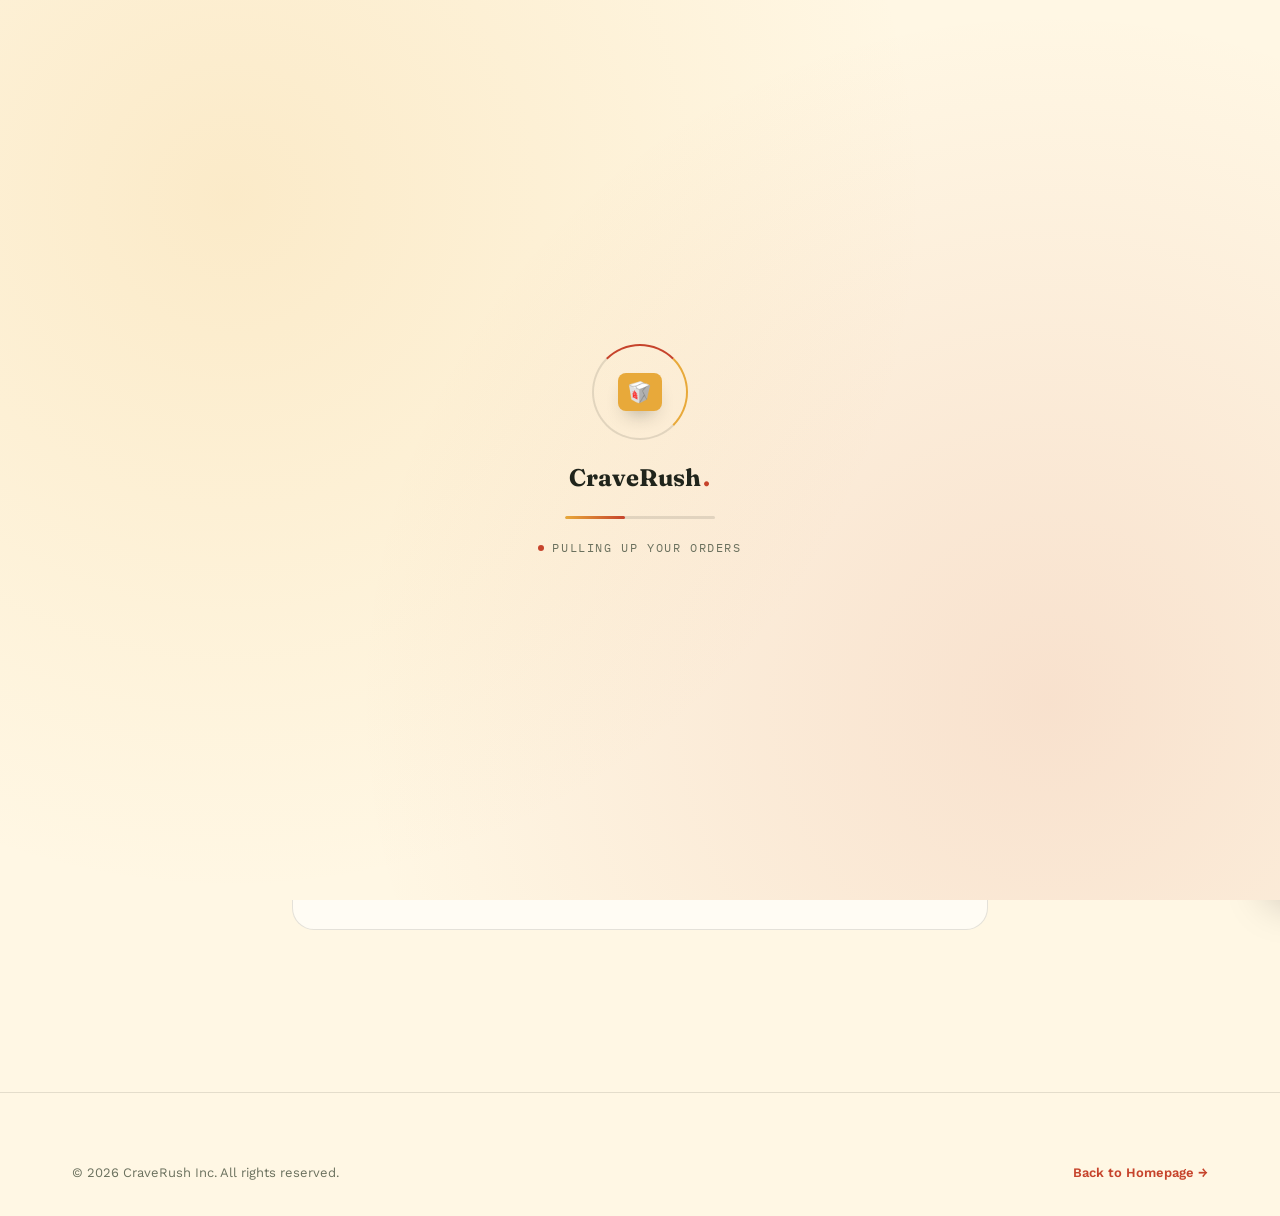
<file: orders.html>
<!DOCTYPE html>
<html lang="en" class="is-loading">
<head>
  <meta charset="UTF-8">
  <meta name="viewport" content="width=device-width, initial-scale=1.0">
  <title>My Orders — CraveRush Food Delivery</title>
  <meta name="description" content="Track your current CraveRush order live and browse your previous orders, all in one place.">

  <!-- Fonts & Icons -->
  <link rel="preconnect" href="https://fonts.googleapis.com">
  <link rel="preconnect" href="https://fonts.gstatic.com" crossorigin>
  <link href="https://fonts.googleapis.com/css2?family=Fraunces:ital,opsz,wght@0,9..144,400;0,9..144,600;0,9..144,700;1,9..144,500&family=Work+Sans:wght@400;500;600;700&family=IBM+Plex+Mono:wght@400;500;700&display=swap" rel="stylesheet">
  <link rel="stylesheet" href="https://cdnjs.cloudflare.com/ajax/libs/font-awesome/6.4.0/css/all.min.css">
  <link rel="stylesheet" href="style.css">
</head>
<body>

  <!-- PRELOADER -->
  <div id="loader">
    <div class="loader-inner">
      <div class="loader-mark">
        <span class="loader-ring"></span>
        <div class="loader-bag">🥡</div>
      </div>
      <div class="loader-word">CraveRush<span class="dot">.</span></div>
      <div class="loader-bar"><span></span></div>
      <p class="loader-caption">Pulling up your orders</p>
    </div>
  </div>

  <!-- NAVIGATION HEADER -->
  <header>
    <input type="checkbox" id="menu-toggle" style="display:none;">
    <nav>
      <a href="index.html" class="logo">CraveRush<span class="dot">.</span></a>

      <div class="location-picker" onclick="openModal('location-modal')">
        <i class="fa-solid fa-location-dot"></i>
        <span id="current-location-text">Sector 17, Chandigarh</span>
        <i class="fa-solid fa-chevron-down" style="font-size:10px; color:var(--muted-4);"></i>
      </div>

      <div class="nav-search" id="nav-search">
        <button type="button" class="nav-search-toggle" id="nav-search-toggle" aria-label="Search">
          <i class="fa-solid fa-magnifying-glass"></i>
        </button>
        <div class="nav-search-panel" id="nav-search-panel">
          <i class="fa-solid fa-magnifying-glass"></i>
          <input type="text" id="global-search" placeholder="Search dishes, burgers, pizza, drinks..." autocomplete="off">
          <div id="search-results-dropdown" class="search-results-dropdown"></div>
        </div>
      </div>

      <ul class="nav-links">
        <li><a href="index.html">Home</a></li>
        <li><a href="restaurants.html">Restaurants</a></li>
        <li><a href="menu.html">Food Items</a></li>
        <li><a href="orders.html" class="active">Orders</a></li>
        <li><a href="about.html">About Us</a></li>
        <li><a href="reviews.html">Reviews</a></li>
      </ul>

      <div class="nav-cta">
        <input type="checkbox" id="theme-toggle" class="theme-toggle-input">
        <script>document.getElementById("theme-toggle").checked = localStorage.getItem("craverush_theme") === "dark";</script>
        <label for="theme-toggle" class="theme-toggle" aria-label="Toggle dark mode">
          <i class="fa-solid fa-sun theme-icon theme-icon-sun"></i>
          <i class="fa-solid fa-moon theme-icon theme-icon-moon"></i>
          <span class="theme-toggle-knob"></span>
        </label>

        <button id="open-cart-btn" class="cart-btn" aria-label="Cart">
          <i class="fa-solid fa-bag-shopping"></i>
          <span id="cart-badge" class="cart-badge">0</span>
        </button>

        <div id="user-profile-container">
          <!-- Populated by JS -->
        </div>

        <a href="menu.html" class="btn btn-solid btn-sm">Order Now</a>

        <label for="menu-toggle" class="burger" aria-label="Open navigation menu">
          <i class="fa-solid fa-bars"></i>
        </label>
      </div>
    </nav>
  </header>

  <!-- ORDERS CONTENT -->
  <div id="orders-page-root">
    <div class="checkout-wrap">
      <div class="checkout-header-bar">
        <p class="eyebrow">Your food, tracked</p>
        <h1>My Orders</h1>
      </div>

      <!-- CURRENT ORDER -->
      <div class="checkout-card">
        <div class="checkout-card-title"><i class="fa-solid fa-bolt"></i> Current Order</div>
        <div id="current-order-container">
          <!-- Rendered dynamically by JS -->
        </div>
      </div>

      <!-- PREVIOUS ORDERS -->
      <div class="checkout-card">
        <div class="checkout-card-title"><i class="fa-solid fa-clock-rotate-left"></i> Previous Orders</div>
        <div id="order-history-container">
          <!-- Rendered dynamically by JS -->
        </div>
      </div>
    </div>
  </div>

  <!-- FOOTER -->
  <footer>
    <div class="wrap">
      <div class="footer-bottom">
        <span>© 2026 CraveRush Inc. All rights reserved.</span>
        <a href="index.html" style="color:var(--chili); font-weight:600;">Back to Homepage →</a>
      </div>
    </div>
  </footer>

  <!-- CART DRAWER (SLIDE-OVER PANEL) -->
  <div id="cart-drawer-overlay" class="cart-drawer-overlay"></div>
  <aside id="cart-drawer" class="cart-drawer">
    <div class="cart-header">
      <h3>Your Food Bag</h3>
      <button id="close-cart-btn" class="close-btn" aria-label="Close cart"><i class="fa-solid fa-xmark"></i></button>
    </div>

    <div class="cart-body">
      <div id="cart-empty-state" class="cart-empty-state">
        <i class="fa-solid fa-bag-shopping"></i>
        <h4>Your bag is empty</h4>
        <p style="font-size:13.5px; margin-top:6px;">Add delicious dishes from the menu to satisfy your cravings.</p>
      </div>

      <div id="cart-items-container">
        <!-- Rendered dynamically by JS -->
      </div>

      <div class="coupon-box">
        <input type="text" id="coupon-code" placeholder="ENTER COUPON (CRAVE50)">
        <button class="coupon-btn" onclick="applyCoupon()">APPLY</button>
      </div>
    </div>

    <div class="cart-footer">
      <div class="bill-row">
        <span>Item Subtotal</span>
        <span id="cart-subtotal">₹0</span>
      </div>
      <div class="bill-row discount" id="cart-discount-row" style="display:none;">
        <span>Promo Discount</span>
        <span id="cart-discount">-₹0</span>
      </div>
      <div class="bill-row">
        <span>Delivery Fee (20-Min Express)</span>
        <span>FREE</span>
      </div>
      <div class="bill-row">
        <span>Taxes &amp; Govt Charges (5%)</span>
        <span>Included</span>
      </div>
      <div class="bill-row total">
        <span>To Pay</span>
        <span id="cart-total">₹0</span>
      </div>

      <button class="checkout-btn" onclick="proceedToCheckout()">
        <span>Proceed to Checkout</span>
        <i class="fa-solid fa-arrow-right"></i>
      </button>
    </div>
  </aside>

  <!-- AUTH MODAL -->
  <div id="auth-modal" class="modal-overlay">
    <div class="modal-content">
      <div class="modal-header">
        <h3>Welcome to CraveRush</h3>
        <button class="close-btn" onclick="closeModal('auth-modal')"><i class="fa-solid fa-xmark"></i></button>
      </div>
      <div class="modal-body">
        <div id="account-view" class="account-view" style="display:none;">
          <div class="account-view-header">
            <div class="account-avatar-lg" id="account-avatar-lg">U</div>
            <div>
              <h4 id="account-name">Account</h4>
              <p class="account-email" id="account-email">—</p>
            </div>
          </div>

          <div class="account-tabs">
            <div class="account-tab active" data-tab="profile" onclick="switchAccountTab('profile')"><i class="fa-regular fa-id-card"></i> Profile</div>
            <div class="account-tab" data-tab="addresses" onclick="switchAccountTab('addresses')"><i class="fa-solid fa-location-dot"></i> Addresses</div>
            <div class="account-tab" data-tab="wallet" onclick="switchAccountTab('wallet')"><i class="fa-solid fa-wallet"></i> Wallet</div>
          </div>

          <div id="account-tab-profile" class="account-tab-panel"></div>
          <div id="account-tab-addresses" class="account-tab-panel" style="display:none;"></div>
          <div id="account-tab-wallet" class="account-tab-panel" style="display:none;"></div>

          <button type="button" class="logout-btn" onclick="logoutUser()">
            <i class="fa-solid fa-right-from-bracket"></i> Log Out
          </button>
        </div>

        <div id="auth-forms-wrap">
          <div class="auth-tabs">
            <div class="auth-tab active" onclick="switchAuthTab('signin')">Sign In</div>
            <div class="auth-tab" onclick="switchAuthTab('signup')">Sign Up</div>
          </div>

          <form id="signin-form" onsubmit="handleSignIn(event)">
            <div class="form-group">
              <label>Email Address or Mobile Number</label>
              <input type="text" id="signin-email" class="form-control" placeholder="name@domain.com or +91..." required>
            </div>
            <div class="form-group">
              <label>Password</label>
              <input type="password" class="form-control" placeholder="••••••••" required>
            </div>
            <button type="submit" class="btn btn-solid" style="width:100%; margin-top:10px;">Sign In &amp; Order</button>
          </form>

          <form id="signup-form" onsubmit="handleSignUp(event)" style="display:none;">
            <div class="form-group">
              <label>Full Name</label>
              <input type="text" id="signup-name" class="form-control" placeholder="e.g. Michelle Sharma" required>
            </div>
            <div class="form-group">
              <label>Email Address</label>
              <input type="email" id="signup-email" class="form-control" placeholder="name@domain.com" required>
            </div>
            <div class="form-group">
              <label>Mobile Number</label>
              <input type="tel" id="signup-phone" class="form-control" placeholder="+91 98765 43210" required>
            </div>
            <div class="form-group">
              <label>Password</label>
              <input type="password" class="form-control" placeholder="Create strong password" required>
            </div>
            <button type="submit" class="btn btn-solid" style="width:100%; margin-top:10px;">Create Account</button>
          </form>
        </div>
      </div>
    </div>
  </div>

  <!-- LOCATION SELECTOR MODAL -->
  <div id="location-modal" class="modal-overlay">
    <div class="modal-content" style="max-width:500px;">
      <div class="modal-header">
        <h3>Select Delivery Location</h3>
        <button class="close-btn" onclick="closeModal('location-modal')"><i class="fa-solid fa-xmark"></i></button>
      </div>
      <div class="modal-body">
        <div class="form-group">
          <label>Type Your Address / Sector</label>
          <input type="text" id="custom-location-input" class="form-control" placeholder="Enter landmark, sector, or city...">
        </div>
        <button class="btn btn-solid" style="width:100%; margin-bottom:20px;" onclick="selectCustomLocation()">Set Delivery Location</button>

        <label style="font-size:13px; font-weight:600; color:var(--muted-3); display:block; margin-bottom:10px;">POPULAR CITIES &amp; SECTORS</label>
        <div style="display:flex; flex-direction:column; gap:8px;">
          <div class="dropdown-item" onclick="setLocation('Sector 17, Chandigarh')"><i class="fa-solid fa-location-dot" style="color:var(--chili);"></i> Sector 17, Chandigarh</div>
          <div class="dropdown-item" onclick="setLocation('Connaught Place, New Delhi')"><i class="fa-solid fa-location-dot" style="color:var(--chili);"></i> Connaught Place, New Delhi</div>
          <div class="dropdown-item" onclick="setLocation('Bandra West, Mumbai')"><i class="fa-solid fa-location-dot" style="color:var(--chili);"></i> Bandra West, Mumbai</div>
          <div class="dropdown-item" onclick="setLocation('Indiranagar, Bengaluru')"><i class="fa-solid fa-location-dot" style="color:var(--chili);"></i> Indiranagar, Bengaluru</div>
          <div class="dropdown-item" onclick="setLocation('Cyber City, Gurugram')"><i class="fa-solid fa-location-dot" style="color:var(--chili);"></i> Cyber City, Gurugram</div>
        </div>
      </div>
    </div>
  </div>

  <!-- LIVE ORDER TRACKING MODAL -->
  <div id="tracking-modal" class="modal-overlay">
    <div class="modal-content" id="tracking-modal-content">
      <!-- Rendered dynamically by JS -->
    </div>
  </div>

  <!-- RESTAURANT MENU MODAL -->
  <div id="restaurant-menu-modal" class="modal-overlay">
    <div class="modal-content" id="restaurant-menu-content" style="max-width:680px;">
      <!-- Rendered dynamically by JS -->
    </div>
  </div>

  <!-- TOAST NOTIFICATION CONTAINER -->
  <div id="toast-container"></div>

  <!-- Main JavaScript File -->
  <script src="app.js"></script>
</body>
</html>
</file>
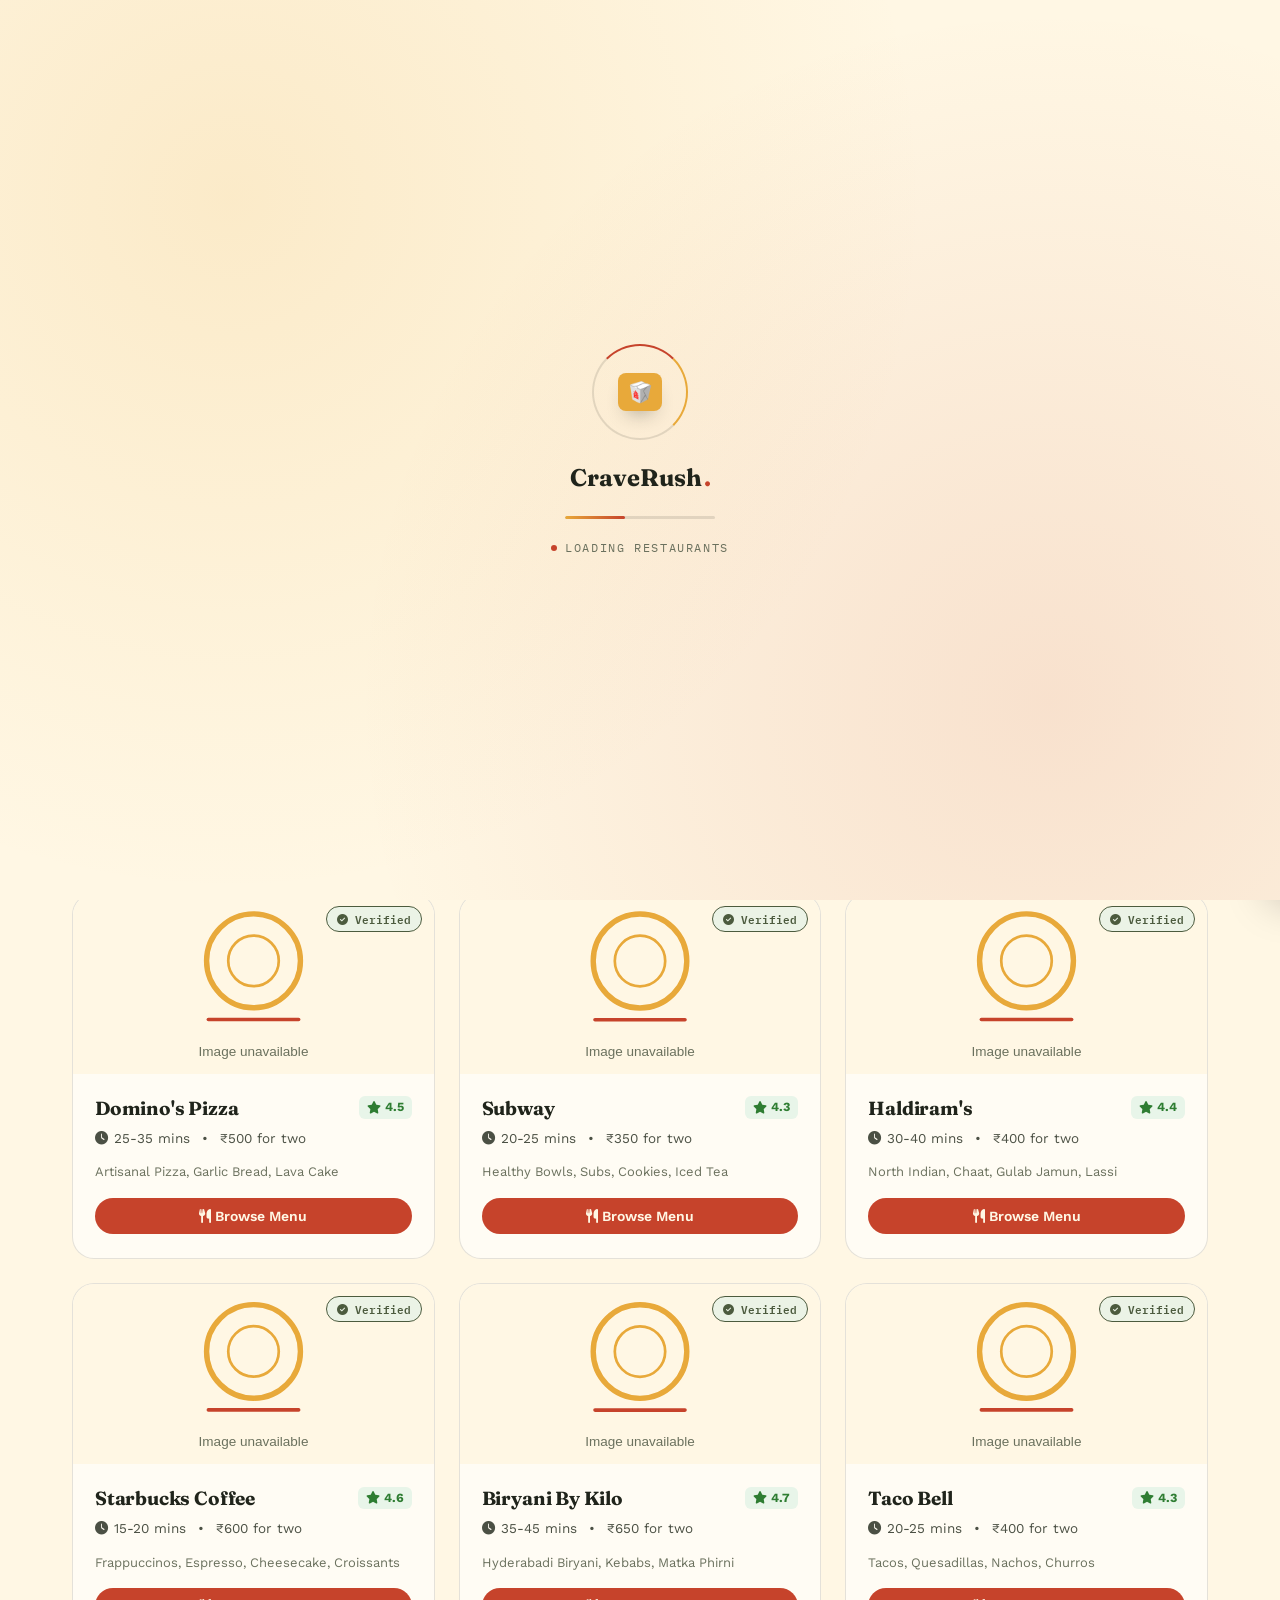
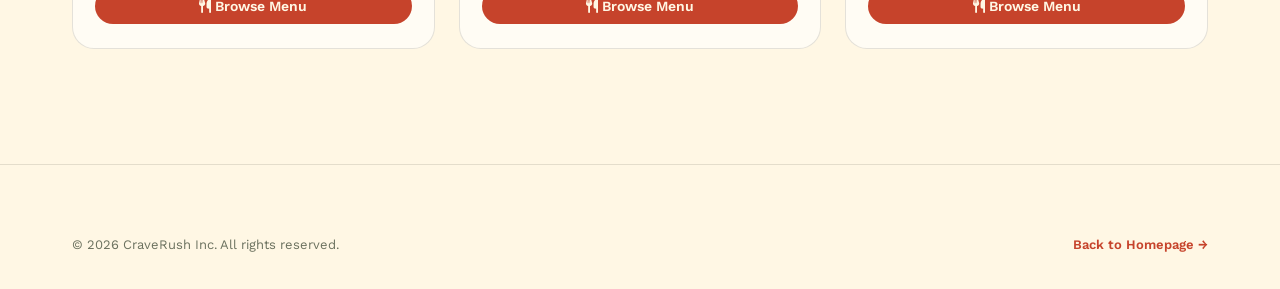
<file: restaurants.html>
<!DOCTYPE html>
<html lang="en" class="is-loading">
<head>
  <meta charset="UTF-8">
  <meta name="viewport" content="width=device-width, initial-scale=1.0">
  <title>Restaurants — CraveRush Food Delivery</title>
  <meta name="description" content="Browse every verified restaurant partner on CraveRush — McDonald's, KFC, Domino's, Subway, Starbucks, Biryani By Kilo & more.">
  
  <!-- Fonts & Icons -->
  <link rel="preconnect" href="https://fonts.googleapis.com">
  <link rel="preconnect" href="https://fonts.gstatic.com" crossorigin>
  <link href="https://fonts.googleapis.com/css2?family=Fraunces:ital,opsz,wght@0,9..144,400;0,9..144,600;0,9..144,700;1,9..144,500&family=Work+Sans:wght@400;500;600;700&family=IBM+Plex+Mono:wght@400;500;700&display=swap" rel="stylesheet">
  <link rel="stylesheet" href="https://cdnjs.cloudflare.com/ajax/libs/font-awesome/6.4.0/css/all.min.css">
  <link rel="stylesheet" href="style.css">
</head>
<body>

  <!-- PRELOADER -->
  <div id="loader">
    <div class="loader-inner">
      <div class="loader-mark">
        <span class="loader-ring"></span>
        <div class="loader-bag">🥡</div>
      </div>
      <div class="loader-word">CraveRush<span class="dot">.</span></div>
      <div class="loader-bar"><span></span></div>
      <p class="loader-caption">Loading restaurants</p>
    </div>
  </div>

  <!-- NAVIGATION HEADER -->
  <header>
    <input type="checkbox" id="menu-toggle" style="display:none;">
    <nav>
      <a href="index.html" class="logo">CraveRush<span class="dot">.</span></a>
      
      <div class="location-picker" onclick="openModal('location-modal')">
        <i class="fa-solid fa-location-dot"></i>
        <span id="current-location-text">Sector 17, Chandigarh</span>
        <i class="fa-solid fa-chevron-down" style="font-size:10px; color:var(--muted-4);"></i>
      </div>

      <div class="nav-search" id="nav-search">
        <button type="button" class="nav-search-toggle" id="nav-search-toggle" aria-label="Search">
          <i class="fa-solid fa-magnifying-glass"></i>
        </button>
        <div class="nav-search-panel" id="nav-search-panel">
          <i class="fa-solid fa-magnifying-glass"></i>
          <input type="text" id="global-search" placeholder="Search dishes, burgers, pizza, drinks..." autocomplete="off">
          <div id="search-results-dropdown" class="search-results-dropdown"></div>
        </div>
      </div>

      <ul class="nav-links">
        <li><a href="index.html">Home</a></li>
        <li><a href="restaurants.html" class="active">Restaurants</a></li>
        <li><a href="menu.html">Food Items</a></li>
        <li><a href="orders.html">Orders</a></li>
        <li><a href="about.html">About Us</a></li>
        <li><a href="reviews.html">Reviews</a></li>
      </ul>

      <div class="nav-cta">
        <input type="checkbox" id="theme-toggle" class="theme-toggle-input">
        <script>document.getElementById("theme-toggle").checked = localStorage.getItem("craverush_theme") === "dark";</script>
        <label for="theme-toggle" class="theme-toggle" aria-label="Toggle dark mode">
          <i class="fa-solid fa-sun theme-icon theme-icon-sun"></i>
          <i class="fa-solid fa-moon theme-icon theme-icon-moon"></i>
          <span class="theme-toggle-knob"></span>
        </label>

        <button id="open-cart-btn" class="cart-btn" aria-label="Cart">
          <i class="fa-solid fa-bag-shopping"></i>
          <span id="cart-badge" class="cart-badge">0</span>
        </button>

        <div id="user-profile-container">
          <!-- Populated by JS -->
        </div>

        <label for="menu-toggle" class="burger" aria-label="Open navigation menu">
          <i class="fa-solid fa-bars"></i>
        </label>
      </div>
    </nav>
  </header>

  <!-- PAGE HERO -->
  <section class="section" style="padding:45px 0 20px;">
    <div class="wrap">
      <div class="about-hero" style="padding-bottom:10px;">
        <p class="eyebrow">Explore Full Catalog</p>
        <h1 style="font-size:42px; margin:12px 0;">All Verified Restaurants</h1>
        <p>50+ verified kitchen partners including McDonald's, KFC, Burger King, Domino's, Subway, Haldiram's, Starbucks &amp; Biryani By Kilo. Looking for a specific dish instead? <a href="menu.html" style="color:var(--chili); font-weight:600;">Browse Food Items →</a></p>
      </div>
    </div>
  </section>

  <!-- VERIFIED RESTAURANTS -->
  <section class="section" id="restaurants" style="padding-top:20px;">
    <div class="wrap">
      <div class="section-head">
        <div>
          <p class="eyebrow">Famous Kitchen Partners</p>
          <h2>All Verified Restaurants (<span id="restaurant-count">0</span>)</h2>
        </div>
      </div>

      <div class="restaurant-grid" id="restaurant-container">
        <!-- Rendered dynamically by JS -->
      </div>
    </div>
  </section>

  <!-- FOOTER -->
  <footer>
    <div class="wrap">
      <div class="footer-bottom">
        <span>© 2026 CraveRush Inc. All rights reserved.</span>
        <a href="index.html" style="color:var(--chili); font-weight:600;">Back to Homepage →</a>
      </div>
    </div>
  </footer>

  <!-- CART DRAWER (SLIDE-OVER PANEL) -->
  <div id="cart-drawer-overlay" class="cart-drawer-overlay"></div>
  <aside id="cart-drawer" class="cart-drawer">
    <div class="cart-header">
      <h3>Your Food Bag</h3>
      <button id="close-cart-btn" class="close-btn" aria-label="Close cart"><i class="fa-solid fa-xmark"></i></button>
    </div>

    <div class="cart-body">
      <div id="cart-empty-state" class="cart-empty-state">
        <i class="fa-solid fa-bag-shopping"></i>
        <h4>Your bag is empty</h4>
        <p style="font-size:13.5px; margin-top:6px;">Add delicious dishes from the menu to satisfy your cravings.</p>
      </div>

      <div id="cart-items-container">
        <!-- Rendered dynamically by JS -->
      </div>

      <div class="coupon-box">
        <input type="text" id="coupon-code" placeholder="ENTER COUPON (CRAVE50)">
        <button class="coupon-btn" onclick="applyCoupon()">APPLY</button>
      </div>
    </div>

    <div class="cart-footer">
      <div class="bill-row">
        <span>Item Subtotal</span>
        <span id="cart-subtotal">₹0</span>
      </div>
      <div class="bill-row discount" id="cart-discount-row" style="display:none;">
        <span>Promo Discount</span>
        <span id="cart-discount">-₹0</span>
      </div>
      <div class="bill-row">
        <span>Delivery Fee (20-Min Express)</span>
        <span>FREE</span>
      </div>
      <div class="bill-row">
        <span>Taxes &amp; Govt Charges (5%)</span>
        <span>Included</span>
      </div>
      <div class="bill-row total">
        <span>To Pay</span>
        <span id="cart-total">₹0</span>
      </div>

      <button class="checkout-btn" onclick="proceedToCheckout()">
        <span>Proceed to Checkout</span>
        <i class="fa-solid fa-arrow-right"></i>
      </button>
    </div>
  </aside>

  <!-- AUTH MODAL -->
  <div id="auth-modal" class="modal-overlay">
    <div class="modal-content">
      <div class="modal-header">
        <h3>Welcome to CraveRush</h3>
        <button class="close-btn" onclick="closeModal('auth-modal')"><i class="fa-solid fa-xmark"></i></button>
      </div>
      <div class="modal-body">
        <!-- Shown when a user is already signed in -->
        <div id="account-view" class="account-view" style="display:none;">
          <div class="account-view-header">
            <div class="account-avatar-lg" id="account-avatar-lg">U</div>
            <div>
              <h4 id="account-name">Account</h4>
              <p class="account-email" id="account-email">—</p>
            </div>
          </div>

          <div class="account-tabs">
            <div class="account-tab active" data-tab="profile" onclick="switchAccountTab('profile')"><i class="fa-regular fa-id-card"></i> Profile</div>
            <div class="account-tab" data-tab="addresses" onclick="switchAccountTab('addresses')"><i class="fa-solid fa-location-dot"></i> Addresses</div>
            <div class="account-tab" data-tab="wallet" onclick="switchAccountTab('wallet')"><i class="fa-solid fa-wallet"></i> Wallet</div>
          </div>

          <div id="account-tab-profile" class="account-tab-panel"></div>
          <div id="account-tab-addresses" class="account-tab-panel" style="display:none;"></div>
          <div id="account-tab-wallet" class="account-tab-panel" style="display:none;"></div>

          <button type="button" class="logout-btn" onclick="logoutUser()">
            <i class="fa-solid fa-right-from-bracket"></i> Log Out
          </button>
        </div>

        <div id="auth-forms-wrap">
          <div class="auth-tabs">
            <div class="auth-tab active" onclick="switchAuthTab('signin')">Sign In</div>
            <div class="auth-tab" onclick="switchAuthTab('signup')">Sign Up</div>
          </div>

          <form id="signin-form" onsubmit="handleSignIn(event)">
            <div class="form-group">
              <label>Email Address or Mobile Number</label>
              <input type="text" id="signin-email" class="form-control" placeholder="name@domain.com or +91..." required>
            </div>
            <div class="form-group">
              <label>Password</label>
              <input type="password" class="form-control" placeholder="••••••••" required>
            </div>
            <button type="submit" class="btn btn-solid" style="width:100%; margin-top:10px;">Sign In &amp; Order</button>
          </form>

          <form id="signup-form" onsubmit="handleSignUp(event)" style="display:none;">
            <div class="form-group">
              <label>Full Name</label>
              <input type="text" id="signup-name" class="form-control" placeholder="e.g. Michelle Sharma" required>
            </div>
            <div class="form-group">
              <label>Email Address</label>
              <input type="email" id="signup-email" class="form-control" placeholder="name@domain.com" required>
            </div>
            <div class="form-group">
              <label>Mobile Number</label>
              <input type="tel" id="signup-phone" class="form-control" placeholder="+91 98765 43210" required>
            </div>
            <div class="form-group">
              <label>Password</label>
              <input type="password" class="form-control" placeholder="Create strong password" required>
            </div>
            <button type="submit" class="btn btn-solid" style="width:100%; margin-top:10px;">Create Account</button>
          </form>
        </div>
      </div>
    </div>
  </div>

  <!-- LOCATION SELECTOR MODAL -->
  <div id="location-modal" class="modal-overlay">
    <div class="modal-content" style="max-width:500px;">
      <div class="modal-header">
        <h3>Select Delivery Location</h3>
        <button class="close-btn" onclick="closeModal('location-modal')"><i class="fa-solid fa-xmark"></i></button>
      </div>
      <div class="modal-body">
        <div class="form-group">
          <label>Type Your Address / Sector</label>
          <input type="text" id="custom-location-input" class="form-control" placeholder="Enter landmark, sector, or city...">
        </div>
        <button class="btn btn-solid" style="width:100%; margin-bottom:20px;" onclick="selectCustomLocation()">Set Delivery Location</button>

        <label style="font-size:13px; font-weight:600; color:var(--muted-3); display:block; margin-bottom:10px;">POPULAR CITIES &amp; SECTORS</label>
        <div style="display:flex; flex-direction:column; gap:8px;">
          <div class="dropdown-item" onclick="setLocation('Sector 17, Chandigarh')"><i class="fa-solid fa-location-dot" style="color:var(--chili);"></i> Sector 17, Chandigarh</div>
          <div class="dropdown-item" onclick="setLocation('Connaught Place, New Delhi')"><i class="fa-solid fa-location-dot" style="color:var(--chili);"></i> Connaught Place, New Delhi</div>
          <div class="dropdown-item" onclick="setLocation('Bandra West, Mumbai')"><i class="fa-solid fa-location-dot" style="color:var(--chili);"></i> Bandra West, Mumbai</div>
          <div class="dropdown-item" onclick="setLocation('Indiranagar, Bengaluru')"><i class="fa-solid fa-location-dot" style="color:var(--chili);"></i> Indiranagar, Bengaluru</div>
          <div class="dropdown-item" onclick="setLocation('Cyber City, Gurugram')"><i class="fa-solid fa-location-dot" style="color:var(--chili);"></i> Cyber City, Gurugram</div>
        </div>
      </div>
    </div>
  </div>

  <!-- LIVE ORDER TRACKING MODAL -->
  <div id="tracking-modal" class="modal-overlay">
    <div class="modal-content" id="tracking-modal-content">
      <!-- Rendered dynamically by JS -->
    </div>
  </div>

  <!-- RESTAURANT MENU MODAL -->
  <div id="restaurant-menu-modal" class="modal-overlay">
    <div class="modal-content" id="restaurant-menu-content" style="max-width:680px;">
      <!-- Rendered dynamically by JS -->
    </div>
  </div>

  <!-- TOAST NOTIFICATION CONTAINER -->
  <div id="toast-container"></div>

  <!-- Main JavaScript File -->
  <script src="app.js"></script>
</body>
</html>
</file>
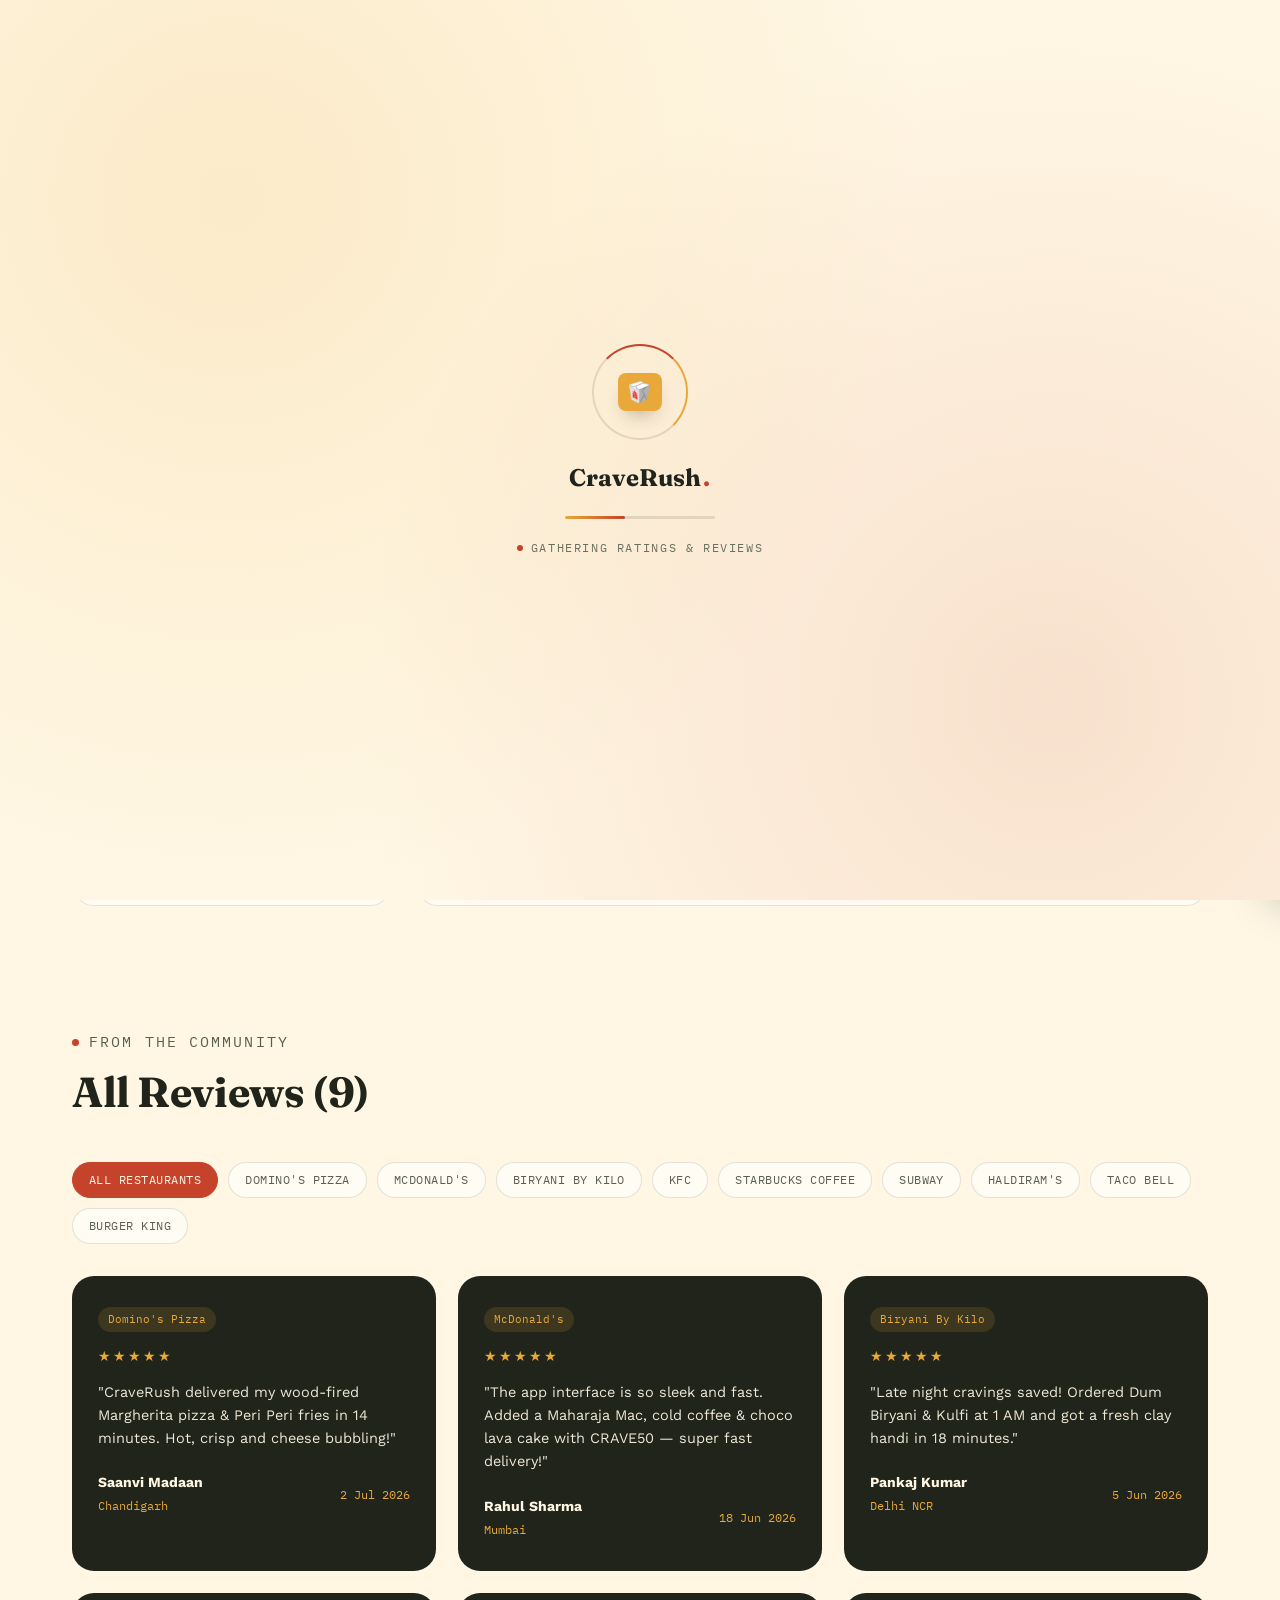
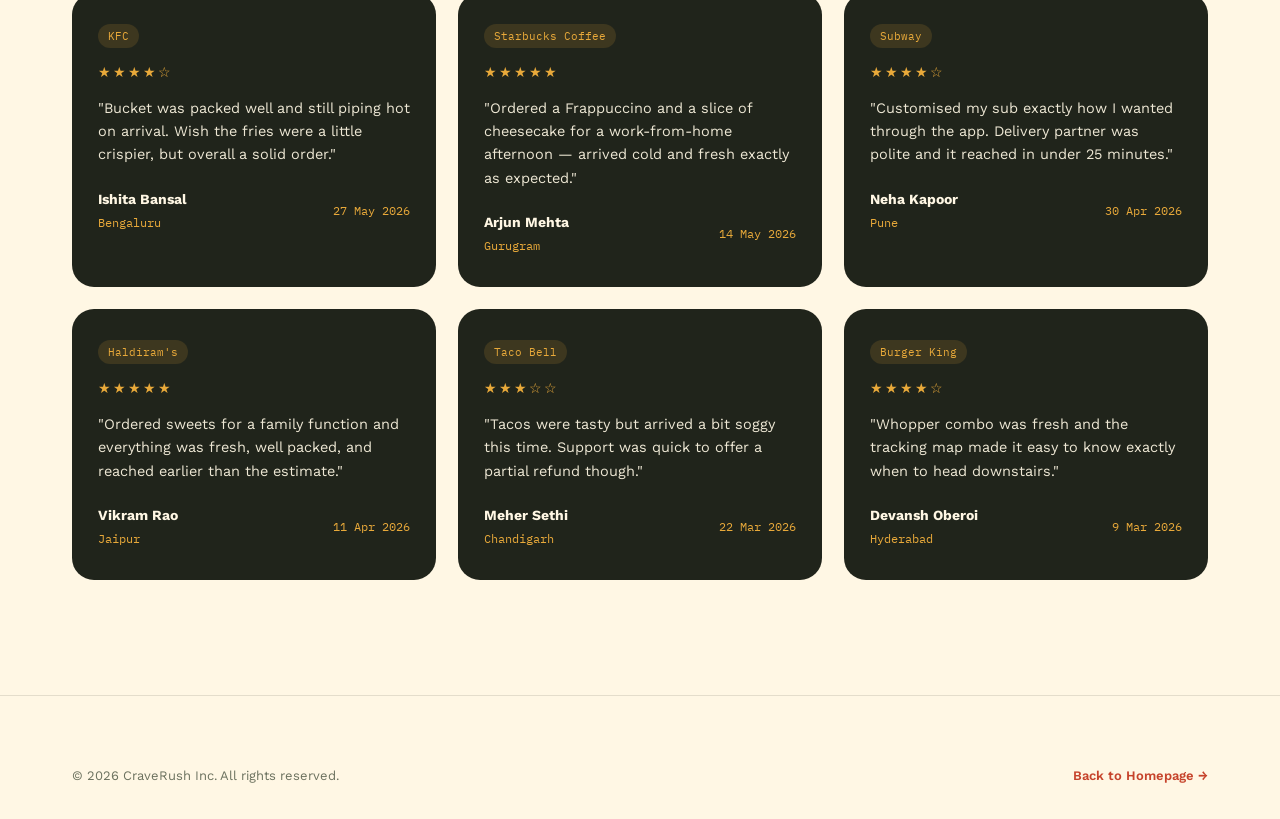
<file: reviews.html>
<!DOCTYPE html>
<html lang="en" class="is-loading">
<head>
  <meta charset="UTF-8">
  <meta name="viewport" content="width=device-width, initial-scale=1.0">
  <title>Ratings &amp; Reviews — CraveRush Food Delivery</title>
  <meta name="description" content="Read what fellow foodies are saying about CraveRush restaurants, or share your own rating and review.">

  <!-- Fonts & Icons -->
  <link rel="preconnect" href="https://fonts.googleapis.com">
  <link rel="preconnect" href="https://fonts.gstatic.com" crossorigin>
  <link href="https://fonts.googleapis.com/css2?family=Fraunces:ital,opsz,wght@0,9..144,400;0,9..144,600;0,9..144,700;1,9..144,500&family=Work+Sans:wght@400;500;600;700&family=IBM+Plex+Mono:wght@400;500;700&display=swap" rel="stylesheet">
  <link rel="stylesheet" href="https://cdnjs.cloudflare.com/ajax/libs/font-awesome/6.4.0/css/all.min.css">
  <link rel="stylesheet" href="style.css">
</head>
<body>

  <!-- PRELOADER -->
  <div id="loader">
    <div class="loader-inner">
      <div class="loader-mark">
        <span class="loader-ring"></span>
        <div class="loader-bag">🥡</div>
      </div>
      <div class="loader-word">CraveRush<span class="dot">.</span></div>
      <div class="loader-bar"><span></span></div>
      <p class="loader-caption">Gathering ratings &amp; reviews</p>
    </div>
  </div>

  <!-- NAVIGATION HEADER -->
  <header>
    <input type="checkbox" id="menu-toggle" style="display:none;">
    <nav>
      <a href="index.html" class="logo">CraveRush<span class="dot">.</span></a>

      <div class="location-picker" onclick="openModal('location-modal')">
        <i class="fa-solid fa-location-dot"></i>
        <span id="current-location-text">Sector 17, Chandigarh</span>
        <i class="fa-solid fa-chevron-down" style="font-size:10px; color:var(--muted-4);"></i>
      </div>

      <div class="nav-search" id="nav-search">
        <button type="button" class="nav-search-toggle" id="nav-search-toggle" aria-label="Search">
          <i class="fa-solid fa-magnifying-glass"></i>
        </button>
        <div class="nav-search-panel" id="nav-search-panel">
          <i class="fa-solid fa-magnifying-glass"></i>
          <input type="text" id="global-search" placeholder="Search dishes, burgers, pizza, drinks..." autocomplete="off">
          <div id="search-results-dropdown" class="search-results-dropdown"></div>
        </div>
      </div>

      <ul class="nav-links">
        <li><a href="index.html">Home</a></li>
        <li><a href="restaurants.html">Restaurants</a></li>
        <li><a href="menu.html">Food Items</a></li>
        <li><a href="orders.html">Orders</a></li>
        <li><a href="about.html">About Us</a></li>
        <li><a href="reviews.html" class="active">Reviews</a></li>
      </ul>

      <div class="nav-cta">
        <input type="checkbox" id="theme-toggle" class="theme-toggle-input">
        <script>document.getElementById("theme-toggle").checked = localStorage.getItem("craverush_theme") === "dark";</script>
        <label for="theme-toggle" class="theme-toggle" aria-label="Toggle dark mode">
          <i class="fa-solid fa-sun theme-icon theme-icon-sun"></i>
          <i class="fa-solid fa-moon theme-icon theme-icon-moon"></i>
          <span class="theme-toggle-knob"></span>
        </label>

        <button id="open-cart-btn" class="cart-btn" aria-label="Cart">
          <i class="fa-solid fa-bag-shopping"></i>
          <span id="cart-badge" class="cart-badge">0</span>
        </button>

        <div id="user-profile-container">
          <!-- Populated by JS -->
        </div>

        <a href="menu.html" class="btn btn-solid btn-sm">Order Now</a>

        <label for="menu-toggle" class="burger" aria-label="Open navigation menu">
          <i class="fa-solid fa-bars"></i>
        </label>
      </div>
    </nav>
  </header>

  <!-- PAGE HERO -->
  <section class="section" style="padding:45px 0 20px;">
    <div class="wrap">
      <div class="about-hero" style="padding-bottom:10px;">
        <p class="eyebrow">Customer Voices</p>
        <h1 style="font-size:42px; margin:12px 0;">Ratings &amp; Reviews</h1>
        <p>See what fellow foodies across India are saying about their CraveRush orders — or share your own experience below.</p>
      </div>
    </div>
  </section>

  <!-- SUMMARY + WRITE A REVIEW -->
  <section class="section" style="padding-top:10px;">
    <div class="wrap">
      <div class="review-summary-grid">

        <!-- Rating Summary -->
        <div class="rating-summary-card">
          <div class="rating-summary-score" id="avg-rating-score">—</div>
          <span class="stars" id="avg-rating-stars">★★★★★</span>
          <p class="rating-summary-count" id="avg-rating-count">Based on 0 reviews</p>
          <div id="rating-bars-container">
            <!-- Rendered dynamically by JS -->
          </div>
        </div>

        <!-- Write a Review Form -->
        <div class="review-form-card">
          <h3>Write a Review</h3>
          <form id="review-form" onsubmit="submitReview(event)">
            <div class="form-group">
              <label>Restaurant</label>
              <select id="review-restaurant" class="form-control" required>
                <option value="" disabled selected>Select a restaurant...</option>
                <!-- Populated by JS -->
              </select>
            </div>

            <div class="form-group">
              <label>Your Rating</label>
              <div class="star-input" id="star-input" data-rating="0">
                <i class="fa-solid fa-star" data-value="1"></i>
                <i class="fa-solid fa-star" data-value="2"></i>
                <i class="fa-solid fa-star" data-value="3"></i>
                <i class="fa-solid fa-star" data-value="4"></i>
                <i class="fa-solid fa-star" data-value="5"></i>
              </div>
              <p class="star-input-hint" id="star-input-hint">Tap a star to rate</p>
            </div>

            <div class="form-group">
              <label>Your Name</label>
              <input type="text" id="review-name" class="form-control" placeholder="e.g. Priya Verma" required>
            </div>

            <div class="form-group">
              <label>Your Review</label>
              <textarea id="review-text" class="form-control" rows="4" placeholder="Tell us about your order, the food, and the delivery..." required></textarea>
            </div>

            <button type="submit" class="btn btn-solid" style="width:100%; margin-top:6px;">
              <i class="fa-solid fa-paper-plane"></i> Submit Review
            </button>
          </form>
        </div>

      </div>
    </div>
  </section>

  <!-- ALL REVIEWS -->
  <section class="section" style="padding-top:0;">
    <div class="wrap">
      <div class="section-head">
        <div>
          <p class="eyebrow">From The Community</p>
          <h2>All Reviews (<span id="review-count">0</span>)</h2>
        </div>
      </div>

      <div class="category-bar" id="review-filter-bar">
        <span class="cat-pill active" data-rest="all">All Restaurants</span>
        <!-- Populated by JS -->
      </div>

      <div class="reviews-grid" id="reviews-page-root">
        <!-- Rendered dynamically by JS -->
      </div>
    </div>
  </section>

  <!-- FOOTER -->
  <footer>
    <div class="wrap">
      <div class="footer-bottom">
        <span>© 2026 CraveRush Inc. All rights reserved.</span>
        <a href="index.html" style="color:var(--chili); font-weight:600;">Back to Homepage →</a>
      </div>
    </div>
  </footer>

  <!-- CART DRAWER (SLIDE-OVER PANEL) -->
  <div id="cart-drawer-overlay" class="cart-drawer-overlay"></div>
  <aside id="cart-drawer" class="cart-drawer">
    <div class="cart-header">
      <h3>Your Food Bag</h3>
      <button id="close-cart-btn" class="close-btn" aria-label="Close cart"><i class="fa-solid fa-xmark"></i></button>
    </div>

    <div class="cart-body">
      <div id="cart-empty-state" class="cart-empty-state">
        <i class="fa-solid fa-bag-shopping"></i>
        <h4>Your bag is empty</h4>
        <p style="font-size:13.5px; margin-top:6px;">Add delicious dishes from the menu to satisfy your cravings.</p>
      </div>

      <div id="cart-items-container">
        <!-- Rendered dynamically by JS -->
      </div>

      <div class="coupon-box">
        <input type="text" id="coupon-code" placeholder="ENTER COUPON (CRAVE50)">
        <button class="coupon-btn" onclick="applyCoupon()">APPLY</button>
      </div>
    </div>

    <div class="cart-footer">
      <div class="bill-row">
        <span>Item Subtotal</span>
        <span id="cart-subtotal">₹0</span>
      </div>
      <div class="bill-row discount" id="cart-discount-row" style="display:none;">
        <span>Promo Discount</span>
        <span id="cart-discount">-₹0</span>
      </div>
      <div class="bill-row">
        <span>Delivery Fee (20-Min Express)</span>
        <span>FREE</span>
      </div>
      <div class="bill-row">
        <span>Taxes &amp; Govt Charges (5%)</span>
        <span>Included</span>
      </div>
      <div class="bill-row total">
        <span>To Pay</span>
        <span id="cart-total">₹0</span>
      </div>

      <button class="checkout-btn" onclick="proceedToCheckout()">
        <span>Proceed to Checkout</span>
        <i class="fa-solid fa-arrow-right"></i>
      </button>
    </div>
  </aside>

  <!-- AUTH MODAL -->
  <div id="auth-modal" class="modal-overlay">
    <div class="modal-content">
      <div class="modal-header">
        <h3>Welcome to CraveRush</h3>
        <button class="close-btn" onclick="closeModal('auth-modal')"><i class="fa-solid fa-xmark"></i></button>
      </div>
      <div class="modal-body">
        <div id="account-view" class="account-view" style="display:none;">
          <div class="account-view-header">
            <div class="account-avatar-lg" id="account-avatar-lg">U</div>
            <div>
              <h4 id="account-name">Account</h4>
              <p class="account-email" id="account-email">—</p>
            </div>
          </div>

          <div class="account-tabs">
            <div class="account-tab active" data-tab="profile" onclick="switchAccountTab('profile')"><i class="fa-regular fa-id-card"></i> Profile</div>
            <div class="account-tab" data-tab="addresses" onclick="switchAccountTab('addresses')"><i class="fa-solid fa-location-dot"></i> Addresses</div>
            <div class="account-tab" data-tab="wallet" onclick="switchAccountTab('wallet')"><i class="fa-solid fa-wallet"></i> Wallet</div>
          </div>

          <div id="account-tab-profile" class="account-tab-panel"></div>
          <div id="account-tab-addresses" class="account-tab-panel" style="display:none;"></div>
          <div id="account-tab-wallet" class="account-tab-panel" style="display:none;"></div>

          <button type="button" class="logout-btn" onclick="logoutUser()">
            <i class="fa-solid fa-right-from-bracket"></i> Log Out
          </button>
        </div>

        <div id="auth-forms-wrap">
          <div class="auth-tabs">
            <div class="auth-tab active" onclick="switchAuthTab('signin')">Sign In</div>
            <div class="auth-tab" onclick="switchAuthTab('signup')">Sign Up</div>
          </div>

          <form id="signin-form" onsubmit="handleSignIn(event)">
            <div class="form-group">
              <label>Email Address or Mobile Number</label>
              <input type="text" id="signin-email" class="form-control" placeholder="name@domain.com or +91..." required>
            </div>
            <div class="form-group">
              <label>Password</label>
              <input type="password" class="form-control" placeholder="••••••••" required>
            </div>
            <button type="submit" class="btn btn-solid" style="width:100%; margin-top:10px;">Sign In &amp; Order</button>
          </form>

          <form id="signup-form" onsubmit="handleSignUp(event)" style="display:none;">
            <div class="form-group">
              <label>Full Name</label>
              <input type="text" id="signup-name" class="form-control" placeholder="e.g. Michelle Sharma" required>
            </div>
            <div class="form-group">
              <label>Email Address</label>
              <input type="email" id="signup-email" class="form-control" placeholder="name@domain.com" required>
            </div>
            <div class="form-group">
              <label>Mobile Number</label>
              <input type="tel" id="signup-phone" class="form-control" placeholder="+91 98765 43210" required>
            </div>
            <div class="form-group">
              <label>Password</label>
              <input type="password" class="form-control" placeholder="Create strong password" required>
            </div>
            <button type="submit" class="btn btn-solid" style="width:100%; margin-top:10px;">Create Account</button>
          </form>
        </div>
      </div>
    </div>
  </div>

  <!-- LOCATION SELECTOR MODAL -->
  <div id="location-modal" class="modal-overlay">
    <div class="modal-content" style="max-width:500px;">
      <div class="modal-header">
        <h3>Select Delivery Location</h3>
        <button class="close-btn" onclick="closeModal('location-modal')"><i class="fa-solid fa-xmark"></i></button>
      </div>
      <div class="modal-body">
        <div class="form-group">
          <label>Type Your Address / Sector</label>
          <input type="text" id="custom-location-input" class="form-control" placeholder="Enter landmark, sector, or city...">
        </div>
        <button class="btn btn-solid" style="width:100%; margin-bottom:20px;" onclick="selectCustomLocation()">Set Delivery Location</button>

        <label style="font-size:13px; font-weight:600; color:var(--muted-3); display:block; margin-bottom:10px;">POPULAR CITIES &amp; SECTORS</label>
        <div style="display:flex; flex-direction:column; gap:8px;">
          <div class="dropdown-item" onclick="setLocation('Sector 17, Chandigarh')"><i class="fa-solid fa-location-dot" style="color:var(--chili);"></i> Sector 17, Chandigarh</div>
          <div class="dropdown-item" onclick="setLocation('Connaught Place, New Delhi')"><i class="fa-solid fa-location-dot" style="color:var(--chili);"></i> Connaught Place, New Delhi</div>
          <div class="dropdown-item" onclick="setLocation('Bandra West, Mumbai')"><i class="fa-solid fa-location-dot" style="color:var(--chili);"></i> Bandra West, Mumbai</div>
          <div class="dropdown-item" onclick="setLocation('Indiranagar, Bengaluru')"><i class="fa-solid fa-location-dot" style="color:var(--chili);"></i> Indiranagar, Bengaluru</div>
          <div class="dropdown-item" onclick="setLocation('Cyber City, Gurugram')"><i class="fa-solid fa-location-dot" style="color:var(--chili);"></i> Cyber City, Gurugram</div>
        </div>
      </div>
    </div>
  </div>

  <!-- LIVE ORDER TRACKING MODAL -->
  <div id="tracking-modal" class="modal-overlay">
    <div class="modal-content" id="tracking-modal-content">
      <!-- Rendered dynamically by JS -->
    </div>
  </div>

  <!-- RESTAURANT MENU MODAL -->
  <div id="restaurant-menu-modal" class="modal-overlay">
    <div class="modal-content" id="restaurant-menu-content" style="max-width:680px;">
      <!-- Rendered dynamically by JS -->
    </div>
  </div>

  <!-- TOAST NOTIFICATION CONTAINER -->
  <div id="toast-container"></div>

  <!-- Main JavaScript File -->
  <script src="app.js"></script>
</body>
</html>
</file>
<file: style.css>
:root {
  --ink: #20241B;
  --paper: #FFF7E4;
  --card: #FFFCF4;
  --gold: #E8A93A;
  --chili: #C6432B;
  --chili-hover: #AA341E;
  --leaf: #4C5B3E;
  --leaf-light: #EBF3E6;
  --steel: #AEB6A8;
  --line: rgba(32, 36, 27, 0.12);
  --shadow: 0 18px 40px -20px rgba(32, 36, 27, 0.35);
  --shadow-lg: 0 24px 60px -15px rgba(32, 36, 27, 0.45);
  --radius: 22px;
  --radius-sm: 12px;
  --font-display: 'Fraunces', serif;
  --font-body: 'Work Sans', sans-serif;
  --font-mono: 'IBM Plex Mono', monospace;

  --muted-1: #4b5044;
  --muted-2: #5a6050;
  --muted-3: #6b715e;
  --muted-4: #8a9078;
  --muted-5: #9aa08c;
  --header-bg: rgba(255, 247, 228, 0.88);
  --tag-bg: rgba(255, 247, 228, 0.95);
  --review-text: #ede7d4;
  --app-band-text: #dfe6d4;
  --modal-overlay: rgba(18, 20, 23, 0.7);
  --veg-color: #2e7d32;
  --nonveg-color: #c62828;
}

/* ============ DARK THEME ============ */
html:has(#theme-toggle:checked) {
  --ink: #F4F1E6;
  --paper: #121417;
  --card: #1B1E22;
  --gold: #F2B84B;
  --chili: #FF6B4A;
  --chili-hover: #E05333;
  --leaf: #8FBF7A;
  --leaf-light: #1E2819;
  --steel: #4A5048;
  --line: rgba(244, 241, 230, 0.12);
  --shadow: 0 18px 40px -20px rgba(0, 0, 0, 0.65);
  --shadow-lg: 0 24px 60px -15px rgba(0, 0, 0, 0.8);

  --muted-1: #C7C2AF;
  --muted-2: #A8A594;
  --muted-3: #9A9686;
  --muted-4: #8A9078;
  --muted-5: #6E7263;
  --header-bg: rgba(18, 20, 23, 0.88);
  --tag-bg: rgba(27, 30, 34, 0.95);
  --review-text: #1B1E22;
  --app-band-text: #1B2416;
  --modal-overlay: rgba(0, 0, 0, 0.82);
}

* {
  box-sizing: border-box;
  margin: 0;
  padding: 0;
}
html {
  scroll-behavior: smooth;
}
* {
  transition: background-color 0.25s ease, color 0.25s ease, border-color 0.25s ease, box-shadow 0.25s ease;
}

body {
  background: var(--paper);
  color: var(--ink);
  font-family: var(--font-body);
  line-height: 1.5;
  overflow-x: hidden;
}

img {
  max-width: 100%;
  display: block;
}
a {
  color: inherit;
  text-decoration: none;
}
ul {
  list-style: none;
}
button, input, select, textarea {
  font-family: inherit;
}
button {
  cursor: pointer;
  border: none;
}

.wrap {
  max-width: 1200px;
  margin: 0 auto;
  padding: 0 32px;
}

/* Typography & Utilities */
h1, h2, h3, h4 {
  font-family: var(--font-display);
  font-weight: 700;
  letter-spacing: -0.01em;
  color: var(--ink);
}

.eyebrow {
  font-family: var(--font-mono);
  font-size: 12.5px;
  letter-spacing: 0.14em;
  text-transform: uppercase;
  color: var(--chili);
  display: inline-flex;
  align-items: center;
  gap: 10px;
}
.eyebrow::before {
  content: "";
  width: 7px;
  height: 7px;
  border-radius: 50%;
  background: var(--chili);
  display: inline-block;
}

.btn {
  display: inline-flex;
  align-items: center;
  justify-content: center;
  gap: 8px;
  padding: 14px 26px;
  border-radius: 100px;
  font-family: var(--font-body);
  font-weight: 600;
  font-size: 15px;
  transition: transform .25s ease, box-shadow .25s ease, background .25s ease, color .25s ease;
}
.btn-solid {
  background: var(--chili);
  color: #FFF7E4;
  box-shadow: 0 10px 24px -10px rgba(198, 67, 43, 0.65);
}
.btn-solid:hover {
  background: var(--chili-hover);
  transform: translateY(-2px);
  box-shadow: 0 16px 30px -12px rgba(198, 67, 43, 0.75);
}
.btn-ghost {
  background: transparent;
  color: var(--ink);
  border: 1.5px solid var(--line);
}
.btn-ghost:hover {
  background: var(--ink);
  color: var(--paper);
  transform: translateY(-2px);
}
.btn-sm {
  padding: 8px 16px;
  font-size: 13px;
}

/* Veg / Non-Veg Badges */
.diet-icon {
  display: inline-flex;
  align-items: center;
  justify-content: center;
  width: 16px;
  height: 16px;
  border-radius: 4px;
  padding: 2px;
  flex-shrink: 0;
}
.diet-icon.veg {
  border: 1.5px solid var(--veg-color);
}
.diet-icon.veg::after {
  content: "";
  width: 7px;
  height: 7px;
  border-radius: 50%;
  background: var(--veg-color);
}
.diet-icon.non-veg {
  border: 1.5px solid var(--nonveg-color);
}
.diet-icon.non-veg::after {
  content: "";
  width: 0;
  height: 0;
  border-left: 4px solid transparent;
  border-right: 4px solid transparent;
  border-bottom: 7px solid var(--nonveg-color);
}

/* ---------- PRELOADER ---------- */
html.is-loading {
  overflow: hidden;
}
#loader {
  position: fixed;
  inset: 0;
  z-index: 9999;
  background: var(--paper);
  display: flex;
  align-items: center;
  justify-content: center;
  transition: opacity .6s ease, visibility .6s ease;
}
#loader::before {
  content: "";
  position: absolute;
  inset: 0;
  background:
    radial-gradient(circle at 18% 22%, rgba(232, 169, 58, 0.16), transparent 55%),
    radial-gradient(circle at 82% 78%, rgba(198, 67, 43, 0.12), transparent 55%);
}
#loader.loader-hidden {
  opacity: 0;
  visibility: hidden;
  pointer-events: none;
}
.loader-inner {
  position: relative;
  display: flex;
  flex-direction: column;
  align-items: center;
  gap: 20px;
}
.loader-mark {
  position: relative;
  width: 96px;
  height: 96px;
  display: flex;
  align-items: center;
  justify-content: center;
}
.loader-ring {
  position: absolute;
  inset: 0;
  border-radius: 50%;
  border: 2px solid var(--line);
  border-top-color: var(--chili);
  border-right-color: var(--gold);
  animation: loaderSpin 1.1s linear infinite;
}
@keyframes loaderSpin { to { transform: rotate(360deg); } }
.loader-bag {
  width: 44px;
  height: 38px;
  border-radius: 8px;
  background: var(--gold);
  display: flex;
  align-items: center;
  justify-content: center;
  font-size: 20px;
  box-shadow: 0 10px 20px -10px rgba(32, 36, 27, 0.45);
  animation: loaderBob 1.4s ease-in-out infinite;
}
@keyframes loaderBob { 0%,100% { transform: translateY(0); } 50% { transform: translateY(-6px); } }
.loader-word {
  font-family: var(--font-display);
  font-weight: 700;
  font-size: 24px;
  color: var(--ink);
  display: flex;
  align-items: center;
  gap: 2px;
}
.loader-word .dot { color: var(--chili); }
.loader-caption {
  font-family: var(--font-mono);
  font-size: 11.5px;
  letter-spacing: .14em;
  text-transform: uppercase;
  color: var(--muted-3);
  display: flex;
  align-items: center;
  gap: 8px;
}
.loader-caption::before {
  content: "";
  width: 6px;
  height: 6px;
  border-radius: 50%;
  background: var(--chili);
  animation: loaderPulse 1.2s ease-in-out infinite;
}
@keyframes loaderPulse { 0%,100% { opacity: .3; } 50% { opacity: 1; } }
.loader-bar {
  width: 150px;
  height: 3px;
  border-radius: 3px;
  background: var(--line);
  overflow: hidden;
}
.loader-bar span {
  display: block;
  height: 100%;
  width: 40%;
  border-radius: 3px;
  background: linear-gradient(90deg, var(--gold), var(--chili));
  animation: loaderBar 1.3s ease-in-out infinite;
}
@keyframes loaderBar {
  0% { transform: translateX(-100%); }
  100% { transform: translateX(350%); }
}

/* ---------- HEADER & NAV ---------- */
header {
  position: sticky;
  top: 0;
  z-index: 100;
  background: var(--header-bg);
  backdrop-filter: blur(14px);
  border-bottom: 1px solid var(--line);
}
nav {
  display: flex;
  align-items: center;
  gap: 20px;
  padding: 14px 32px;
  max-width: 1280px;
  margin: 0 auto;
}
.logo {
  font-family: var(--font-display);
  font-weight: 700;
  font-size: 22px;
  display: flex;
  align-items: center;
  gap: 6px;
  flex-shrink: 0;
}
.logo .dot { color: var(--chili); }

.location-picker {
  display: flex;
  align-items: center;
  gap: 6px;
  padding: 6px 12px;
  background: var(--card);
  border: 1px solid var(--line);
  border-radius: 100px;
  font-size: 13px;
  font-weight: 500;
  color: var(--ink);
  cursor: pointer;
  flex-shrink: 0;
}
.location-picker i { color: var(--chili); }

/* Search lives behind a dedicated toggle button rather than an inline bar,
   so it can never be squeezed to nothing by the other nav items competing
   for space (this happened on common laptop widths ~1024-1400px, where the
   old flexible bar would shrink toward 0 and effectively disappear). */
.nav-search {
  position: relative;
  flex-shrink: 0;
}
.nav-search-toggle {
  width: 38px;
  height: 38px;
  border-radius: 50%;
  background: var(--card);
  border: 1px solid var(--line);
  display: flex;
  align-items: center;
  justify-content: center;
  cursor: pointer;
  color: var(--muted-4);
  font-size: 14px;
  padding: 0;
  flex-shrink: 0;
  transition: color .2s ease, border-color .2s ease;
}
.nav-search-toggle:hover, .nav-search-toggle.active { color: var(--chili); border-color: var(--chili); }

.nav-search-panel {
  position: absolute;
  top: calc(100% + 12px);
  left: 50%;
  transform: translateX(-50%) translateY(-6px);
  width: 340px;
  max-width: min(90vw, 340px);
  display: flex;
  align-items: center;
  gap: 10px;
  background: var(--card);
  border: 1px solid var(--line);
  border-radius: 100px;
  padding: 9px 16px;
  box-shadow: var(--shadow-lg);
  opacity: 0;
  visibility: hidden;
  transition: opacity .2s ease, transform .2s ease, visibility .2s ease;
  z-index: 210;
}
.nav-search-panel.active {
  opacity: 1;
  visibility: visible;
  transform: translateX(-50%) translateY(0);
}
.nav-search-panel > i { color: var(--muted-4); font-size: 13px; flex-shrink: 0; }
.nav-search-panel input {
  border: none;
  background: transparent;
  outline: none;
  width: 100%;
  font-family: var(--font-body);
  font-size: 13.5px;
  color: var(--ink);
}
.nav-search-panel input::placeholder { color: var(--muted-5); }

/* Search Suggestions Dropdown (nested inside the panel, so it opens directly
   under the input instead of under the small toggle button). */
.search-results-dropdown {
  position: absolute;
  top: calc(100% + 10px);
  left: 0;
  right: 0;
  min-width: 320px;
  background: var(--card);
  border: 1px solid var(--line);
  border-radius: var(--radius-sm);
  box-shadow: var(--shadow-lg);
  padding: 8px;
  max-height: 420px;
  overflow-y: auto;
  z-index: 200;
  opacity: 0;
  visibility: hidden;
  transform: translateY(-6px);
  transition: opacity .2s ease, transform .2s ease, visibility .2s ease;
}
.search-results-dropdown.active {
  opacity: 1;
  visibility: visible;
  transform: translateY(0);
}
.search-group-label {
  font-family: var(--font-mono);
  font-size: 10.5px;
  letter-spacing: .1em;
  text-transform: uppercase;
  color: var(--muted-4);
  padding: 8px 10px 4px;
}
.search-result-row {
  display: flex;
  align-items: center;
  gap: 12px;
  padding: 8px 10px;
  border-radius: var(--radius-sm);
  cursor: pointer;
}
.search-result-row:hover { background: var(--paper); }
.search-result-row img {
  width: 38px;
  height: 38px;
  border-radius: 10px;
  object-fit: cover;
  flex-shrink: 0;
}
.search-result-info { flex: 1; min-width: 0; }
.search-result-info strong {
  display: block;
  font-size: 13.5px;
  font-weight: 600;
  color: var(--ink);
  white-space: nowrap;
  overflow: hidden;
  text-overflow: ellipsis;
}
.search-result-info span {
  display: block;
  font-size: 12px;
  color: var(--muted-3);
  white-space: nowrap;
  overflow: hidden;
  text-overflow: ellipsis;
}
.search-result-row > i { color: var(--muted-4); font-size: 11px; }
.search-empty {
  display: flex;
  align-items: center;
  gap: 10px;
  padding: 16px 10px;
  color: var(--muted-3);
  font-size: 13.5px;
}
.search-empty i { color: var(--muted-4); }

/* Flash highlight when landing on a dish via search */
@keyframes searchHighlightPulse {
  0%, 100% { box-shadow: 0 0 0 0 rgba(198, 67, 43, 0); }
  30% { box-shadow: 0 0 0 4px rgba(198, 67, 43, 0.45); }
}
.dish-card.search-highlight {
  border-color: var(--chili);
  animation: searchHighlightPulse 1.1s ease;
}

.nav-links {
  display: flex;
  align-items: center;
  gap: 24px;
  font-size: 14.5px;
  font-weight: 500;
  flex-shrink: 0;
}
.nav-links a { position: relative; padding: 4px 0; white-space: nowrap; }
.nav-links a::after {
  content: "";
  position: absolute;
  left: 0;
  bottom: 0;
  height: 2px;
  width: 0;
  background: var(--chili);
  transition: width .3s ease;
}
.nav-links a:hover::after, .nav-links a.active::after { width: 100%; }

.nav-cta {
  display: flex;
  align-items: center;
  gap: 14px;
  flex-shrink: 0;
  margin-left: auto;
}

/* Theme Toggle */
.theme-toggle-input {
  position: absolute;
  opacity: 0;
  pointer-events: none;
  width: 1px;
  height: 1px;
}
.theme-toggle {
  position: relative;
  display: inline-flex;
  align-items: center;
  width: 50px;
  height: 26px;
  flex-shrink: 0;
  padding: 0 4px;
  border-radius: 100px;
  background: var(--ink);
  border: 1.5px solid var(--line);
  cursor: pointer;
}
.theme-toggle-knob {
  position: absolute;
  top: 1px;
  left: 1px;
  width: 21px;
  height: 21px;
  border-radius: 50%;
  background: var(--paper);
  box-shadow: 0 2px 6px rgba(0, 0, 0, 0.35);
  transition: transform .3s ease;
}
.theme-icon {
  position: relative;
  z-index: 1;
  font-size: 10.5px;
  width: 20px;
  text-align: center;
  color: var(--paper);
}
.theme-icon-sun { margin-right: auto; }
.theme-icon-moon { margin-left: auto; }

#theme-toggle:checked ~ .theme-toggle .theme-toggle-knob { transform: translateX(24px); }
#theme-toggle:checked ~ .theme-toggle .theme-icon-moon { color: var(--gold); }
#theme-toggle:not(:checked) ~ .theme-toggle .theme-icon-sun { color: var(--gold); }

/* Cart Nav Button */
.cart-btn {
  position: relative;
  width: 40px;
  height: 40px;
  border-radius: 50%;
  border: 1.5px solid var(--line);
  background: var(--card);
  display: flex;
  align-items: center;
  justify-content: center;
  font-size: 15px;
  color: var(--ink);
}
.cart-btn:hover {
  background: var(--ink);
  color: var(--paper);
  border-color: var(--ink);
}
.cart-badge {
  position: absolute;
  top: -5px;
  right: -5px;
  min-width: 18px;
  height: 18px;
  padding: 0 4px;
  background: var(--chili);
  color: #FFF7E4;
  font-family: var(--font-mono);
  font-size: 10.5px;
  font-weight: 700;
  border-radius: 50%;
  display: flex;
  align-items: center;
  justify-content: center;
  border: 2px solid var(--paper);
}

/* User Session Profile Header */
.user-profile-btn {
  display: flex;
  align-items: center;
  gap: 8px;
  padding: 6px 14px;
  border-radius: 100px;
  background: var(--card);
  border: 1px solid var(--line);
  font-size: 13.5px;
  font-weight: 600;
  color: var(--ink);
  cursor: pointer;
}
.user-avatar {
  width: 26px;
  height: 26px;
  border-radius: 50%;
  background: var(--chili);
  color: #FFF7E4;
  display: flex;
  align-items: center;
  justify-content: center;
  font-size: 12px;
  font-weight: 700;
}

.burger { display: none; }

/* Header Veg-Only Preference Toggle (styled like the dark mode switch) */
.veg-switch {
  display: inline-flex;
  align-items: center;
  flex-shrink: 0;
}
.veg-switch-input {
  position: absolute;
  opacity: 0;
  pointer-events: none;
  width: 1px;
  height: 1px;
}
.veg-switch-track {
  position: relative;
  display: inline-flex;
  align-items: center;
  width: 50px;
  height: 26px;
  flex-shrink: 0;
  padding: 0 4px;
  border-radius: 100px;
  background: var(--ink);
  border: 1.5px solid var(--line);
  cursor: pointer;
}
.veg-switch-knob {
  position: absolute;
  top: 1px;
  left: 1px;
  width: 21px;
  height: 21px;
  border-radius: 50%;
  background: var(--paper);
  box-shadow: 0 2px 6px rgba(0, 0, 0, 0.35);
  transition: transform .3s ease;
}
.veg-switch-icon {
  position: relative;
  z-index: 1;
  font-size: 10.5px;
  width: 20px;
  text-align: center;
  opacity: .45;
  transition: opacity .2s ease;
}
.veg-switch-icon-all { margin-right: auto; }
.veg-switch-icon-veg { margin-left: auto; }

#veg-only-toggle:checked ~ .veg-switch-track .veg-switch-knob { transform: translateX(24px); }
#veg-only-toggle:checked ~ .veg-switch-track .veg-switch-icon-veg { opacity: 1; }
#veg-only-toggle:not(:checked) ~ .veg-switch-track .veg-switch-icon-all { opacity: 1; }

/* Account View (Logged-in Auth Modal Panel) */
.account-view { text-align: left; }
.account-view-header {
  display: flex;
  align-items: center;
  gap: 16px;
  margin-bottom: 22px;
}
.account-avatar-lg {
  width: 64px;
  height: 64px;
  flex-shrink: 0;
  border-radius: 50%;
  background: var(--chili);
  color: #FFF7E4;
  font-family: var(--font-display);
  font-size: 26px;
  font-weight: 700;
  display: flex;
  align-items: center;
  justify-content: center;
}
.account-view h4 { font-size: 18px; margin-bottom: 2px; }
.account-view .account-email { font-size: 13.5px; color: var(--muted-3); }

/* Profile / Addresses / Wallet tab bar */
.account-tabs {
  display: flex;
  background: var(--paper);
  padding: 4px;
  border-radius: 100px;
  margin-bottom: 22px;
  border: 1px solid var(--line);
}
.account-tab {
  flex: 1;
  display: flex;
  align-items: center;
  justify-content: center;
  gap: 6px;
  padding: 10px 0;
  text-align: center;
  font-weight: 600;
  font-size: 13px;
  border-radius: 100px;
  color: var(--muted-2);
  cursor: pointer;
  transition: all .25s ease;
}
.account-tab.active {
  background: var(--chili);
  color: #FFF7E4;
}
.account-tab-panel { text-align: left; }

.empty-tab-state {
  text-align: center;
  padding: 30px 10px;
  color: var(--muted-3);
}
.empty-tab-state i { font-size: 30px; margin-bottom: 10px; display: block; }

/* Addresses tab */
.address-list { display: flex; flex-direction: column; gap: 12px; margin-bottom: 16px; }
.address-card {
  padding: 16px;
  background: var(--paper);
  border: 1.5px solid var(--line);
  border-radius: var(--radius-sm);
}
.address-card.is-default { border-color: var(--chili); }
.address-card-top {
  display: flex;
  align-items: center;
  justify-content: space-between;
  margin-bottom: 6px;
}
.address-card-label {
  font-weight: 700;
  font-size: 14px;
  display: flex;
  align-items: center;
  gap: 8px;
  color: var(--ink);
}
.address-card-label i { color: var(--chili); width: 14px; }
.address-default-badge {
  font-size: 11px;
  font-weight: 700;
  text-transform: uppercase;
  letter-spacing: .04em;
  color: var(--chili);
  background: rgba(198, 67, 43, 0.12);
  padding: 3px 10px;
  border-radius: 100px;
}
.address-card-text { font-size: 13px; color: var(--muted-2); line-height: 1.5; }
.address-card-actions {
  display: flex;
  gap: 8px;
  margin-top: 12px;
  flex-wrap: wrap;
}
.address-card-actions .btn-sm { padding: 7px 14px; font-size: 12.5px; }
.address-delete-btn:hover { border-color: var(--chili); color: var(--chili); }

/* Wallet tab */
.wallet-balance-card {
  background: var(--leaf);
  color: var(--paper);
  border-radius: var(--radius-sm);
  padding: 20px;
  display: flex;
  align-items: center;
  justify-content: space-between;
  margin-bottom: 14px;
}
.wallet-balance-label {
  font-size: 13px;
  font-weight: 600;
  display: flex;
  align-items: center;
  gap: 8px;
}
.wallet-balance-amount {
  font-family: var(--font-display);
  font-size: 26px;
  font-weight: 700;
}
.wallet-quick-amounts {
  display: flex;
  gap: 10px;
}
.wallet-quick-amounts .btn { flex: 1; }
.wallet-tx-list { display: flex; flex-direction: column; gap: 2px; max-height: 220px; overflow-y: auto; }
.wallet-tx-row {
  display: flex;
  align-items: center;
  justify-content: space-between;
  padding: 12px 4px;
  border-bottom: 1px solid var(--line);
  font-size: 13.5px;
}
.wallet-tx-row:last-child { border-bottom: none; }
.wallet-tx-row div { display: flex; flex-direction: column; gap: 2px; }
.wallet-tx-row div span { font-size: 12px; color: var(--muted-3); }
.wallet-tx-amount { font-weight: 700; font-family: var(--font-mono); }
.wallet-tx-amount.credit { color: var(--veg-color); }
.wallet-tx-amount.debit { color: var(--nonveg-color); }

.logout-btn {
  width: 100%;
  margin-top: 22px;
  padding: 13px 0;
  border-radius: 100px;
  border: 1.5px solid var(--chili);
  background: transparent;
  color: var(--chili);
  font-family: var(--font-body);
  font-size: 14.5px;
  font-weight: 700;
  cursor: pointer;
  display: flex;
  align-items: center;
  justify-content: center;
  gap: 8px;
  transition: all .2s ease;
}
.logout-btn:hover { background: var(--chili); color: #FFF7E4; }

/* ---------- HERO ---------- */
.hero {
  padding: 60px 0 50px;
  position: relative;
  overflow: hidden;
}
.hero .wrap {
  display: grid;
  grid-template-columns: 1.05fr 0.95fr;
  gap: 40px;
  align-items: center;
}
.hero h1 {
  font-size: clamp(36px, 4.8vw, 62px);
  line-height: 1.04;
  margin: 16px 0 20px;
}
.hero h1 em {
  font-style: italic;
  color: var(--chili);
}
.hero p.lede {
  font-size: 17.5px;
  color: var(--muted-1);
  max-width: 480px;
  margin-bottom: 28px;
}
.hero-actions {
  display: flex;
  gap: 14px;
  margin-bottom: 38px;
  flex-wrap: wrap;
}
.hero-stats {
  display: flex;
  gap: 32px;
  flex-wrap: wrap;
}
.hero-stats div { font-family: var(--font-mono); }
.hero-stats strong {
  display: block;
  font-size: 22px;
  font-family: var(--font-display);
  font-weight: 700;
}
.hero-stats span {
  font-size: 11px;
  color: var(--muted-3);
  letter-spacing: .06em;
  text-transform: uppercase;
}

/* Hero Visual / Orbit Badges */
.hero-visual {
  position: relative;
  width: 100%;
  max-width: 480px;
  aspect-ratio: 1/1;
  margin: 0 auto;
}
.hero-circle {
  position: absolute;
  top: 50%;
  left: 50%;
  transform: translate(-50%, -50%);
  width: 65%;
  height: 65%;
  border-radius: 50%;
  overflow: hidden;
  border: 8px solid var(--card);
  box-shadow: var(--shadow);
  z-index: 2;
}
.hero-circle img {
  width: 100%;
  height: 100%;
  object-fit: cover;
  display: block;
}
.orbit-badges {
  position: absolute;
  inset: 0;
  z-index: 1;
  animation: orbitSpin 24s linear infinite;
}
.orbit-item {
  position: absolute;
  top: 50%;
  left: 50%;
  width: 52px;
  height: 52px;
  margin: -26px 0 0 -26px;
  transform: rotate(var(--angle)) translate(min(210px, 44%));
}
.orbit-emoji {
  display: flex;
  align-items: center;
  justify-content: center;
  width: 100%;
  height: 100%;
  background: var(--card);
  border: 1px solid var(--line);
  border-radius: 50%;
  font-size: 22px;
  box-shadow: var(--shadow);
  animation: orbitCounterSpin 24s linear infinite;
}
@keyframes orbitSpin { to { transform: rotate(360deg); } }
@keyframes orbitCounterSpin { to { transform: rotate(-360deg); } }

.floating-badge {
  position: absolute;
  display: flex;
  align-items: center;
  gap: 12px;
  background: var(--card);
  border: 1px solid var(--line);
  border-radius: 16px;
  padding: 10px 14px;
  box-shadow: var(--shadow);
  max-width: 220px;
  animation: badgeBob 4.5s ease-in-out infinite;
}
.floating-badge .badge-avatar { font-size: 22px; line-height: 1; }
.floating-badge strong { display: block; font-size: 12.5px; font-family: var(--font-body); }
.floating-badge span { font-size: 11px; color: var(--muted-3); }
.badge-1 { top: 12%; left: -2%; z-index: 3; animation-delay: .2s; }
.badge-2 { bottom: 14%; right: -2%; z-index: 3; animation-delay: 1.4s; }
@keyframes badgeBob { 0%,100% { transform: translateY(0); } 50% { transform: translateY(-8px); } }

/* PROMO BAND */
.promo-band {
  background: var(--ink);
  color: var(--paper);
  padding: 18px 0;
  margin: 10px 0 0;
}
.promo-band .wrap {
  display: flex;
  align-items: center;
  justify-content: space-between;
  flex-wrap: wrap;
  gap: 12px;
}
.promo-band p { font-family: var(--font-mono); font-size: 13.5px; letter-spacing: .02em; }
.promo-band .code-pill {
  background: var(--gold);
  color: #20241B;
  font-weight: 700;
  padding: 3px 10px;
  border-radius: 100px;
  margin: 0 4px;
}
.promo-band strong { font-family: var(--font-display); font-size: 16.5px; font-weight: 600; }

/* SECTIONS */
.section { padding: 75px 0; }
.section-head {
  display: flex;
  justify-content: space-between;
  align-items: flex-end;
  margin-bottom: 38px;
  flex-wrap: wrap;
  gap: 16px;
}
.section-head h2 { font-size: clamp(28px, 3.4vw, 42px); margin-top: 8px; }
.section-head p { max-width: 420px; color: var(--muted-2); font-size: 15px; }

/* "View All" CTA row under homepage preview grids */
.view-all-row {
  display: flex;
  justify-content: center;
  margin-top: 32px;
}

/* CATEGORY & PILL FILTERS */
.category-bar {
  display: flex;
  flex-wrap: wrap;
  gap: 10px;
  margin-bottom: 32px;
}
.cat-pill {
  font-family: var(--font-mono);
  font-size: 12px;
  letter-spacing: .04em;
  text-transform: uppercase;
  padding: 8px 16px;
  border-radius: 100px;
  border: 1.5px solid var(--line);
  color: var(--muted-2);
  background: var(--card);
  cursor: pointer;
  transition: all .25s ease;
}
.cat-pill.active, .cat-pill:hover {
  background: var(--chili);
  border-color: var(--chili);
  color: #FFF7E4;
}

/* RESTAURANTS GRID ("Verified Partners") */
.restaurant-grid {
  display: grid;
  grid-template-columns: repeat(3, 1fr);
  gap: 24px;
}
.restaurant-card {
  background: var(--card);
  border: 1px solid var(--line);
  border-radius: var(--radius);
  overflow: hidden;
  transition: transform .35s ease, box-shadow .35s ease;
}
.restaurant-card:hover {
  transform: translateY(-6px);
  box-shadow: var(--shadow);
}
.restaurant-media {
  position: relative;
  height: 180px;
  overflow: hidden;
}
.restaurant-media img {
  width: 100%;
  height: 100%;
  object-fit: cover;
  transition: transform .5s ease;
}
.restaurant-card:hover .restaurant-media img {
  transform: scale(1.06);
}
.verified-tag {
  position: absolute;
  top: 12px;
  right: 12px;
  background: var(--leaf-light);
  color: var(--leaf);
  border: 1px solid var(--leaf);
  font-family: var(--font-mono);
  font-size: 11px;
  font-weight: 600;
  padding: 4px 10px;
  border-radius: 100px;
}
.restaurant-body {
  padding: 20px 22px 24px;
}
.restaurant-title {
  display: flex;
  align-items: center;
  justify-content: space-between;
  margin-bottom: 6px;
}
.restaurant-title h3 { font-size: 19px; font-family: var(--font-display); }
.restaurant-meta {
  display: flex;
  align-items: center;
  gap: 12px;
  font-size: 13.5px;
  color: var(--muted-1);
  margin-bottom: 14px;
}
.rating-badge {
  display: inline-flex;
  align-items: center;
  gap: 4px;
  background: #E8F5E9;
  color: #2E7D32;
  font-weight: 700;
  font-size: 12.5px;
  padding: 2px 8px;
  border-radius: 6px;
}
.restaurant-cuisines {
  font-size: 13px;
  color: var(--muted-3);
  margin-bottom: 16px;
}
.browse-menu-btn {
  width: 100%;
  padding: 10px 0;
  background: var(--chili);
  color: #FFF7E4;
  border-radius: 100px;
  font-weight: 600;
  font-size: 14px;
  text-align: center;
  transition: background .25s ease;
}
.browse-menu-btn:hover { background: var(--chili-hover); }

/* DISHES GRID ("Popular Menu Items") */
.dish-grid {
  display: grid;
  grid-template-columns: repeat(3, 1fr);
  gap: 24px;
}
.dish-card {
  background: var(--card);
  border: 1px solid var(--line);
  border-radius: var(--radius);
  overflow: hidden;
  display: flex;
  flex-direction: column;
  transition: transform .35s ease, box-shadow .35s ease;
}
.dish-card:hover {
  transform: translateY(-6px);
  box-shadow: var(--shadow);
}
.dish-media {
  position: relative;
  height: 170px;
}
.dish-media img {
  width: 100%;
  height: 100%;
  object-fit: cover;
}
.dish-tag {
  position: absolute;
  top: 12px;
  left: 12px;
  background: var(--tag-bg);
  color: var(--ink);
  font-family: var(--font-mono);
  font-size: 11px;
  padding: 4px 10px;
  border-radius: 100px;
}
.dish-body {
  padding: 18px 20px 22px;
  display: flex;
  flex-direction: column;
  flex: 1;
}
.dish-header {
  display: flex;
  align-items: center;
  gap: 8px;
  margin-bottom: 6px;
}
.dish-cat {
  font-family: var(--font-mono);
  font-size: 11px;
  text-transform: uppercase;
  letter-spacing: .06em;
  color: var(--muted-3);
}
.dish-body h3 {
  font-size: 17px;
  margin-bottom: 6px;
  font-family: var(--font-display);
  line-height: 1.25;
}
.dish-desc {
  font-size: 13px;
  color: var(--muted-3);
  margin-bottom: 14px;
  line-height: 1.45;
  flex: 1;
}
.dish-meta {
  display: flex;
  justify-content: space-between;
  font-size: 13px;
  font-weight: 500;
  color: var(--muted-1);
  margin-bottom: 14px;
}
.dish-footer {
  display: flex;
  align-items: center;
  justify-content: space-between;
  margin-top: auto;
}
.dish-price {
  font-family: var(--font-display);
  font-size: 20px;
  font-weight: 700;
  color: var(--ink);
}

/* Add to Cart Stepper Button */
.add-cart-btn {
  display: inline-flex;
  align-items: center;
  justify-content: center;
  gap: 6px;
  padding: 9px 18px;
  background: var(--chili);
  color: #FFF7E4;
  border-radius: 100px;
  font-weight: 600;
  font-size: 13.5px;
  transition: background .25s ease, transform .25s ease;
}
.add-cart-btn:hover {
  background: var(--chili-hover);
  transform: translateY(-2px);
}
.cart-stepper {
  display: inline-flex;
  align-items: center;
  background: var(--ink);
  color: var(--paper);
  border-radius: 100px;
  padding: 4px 10px;
  gap: 10px;
  font-weight: 700;
  font-size: 14px;
}
.cart-stepper button {
  background: transparent;
  color: var(--paper);
  font-size: 16px;
  font-weight: 700;
  width: 22px;
  height: 22px;
  display: flex;
  align-items: center;
  justify-content: center;
  border-radius: 50%;
}
.cart-stepper button:hover {
  background: rgba(255, 255, 255, 0.2);
}

/* ---------- CART DRAWER (SLIDE-OVER) ---------- */
.cart-drawer-overlay {
  position: fixed;
  inset: 0;
  z-index: 900;
  background: var(--modal-overlay);
  backdrop-filter: blur(4px);
  opacity: 0;
  visibility: hidden;
  transition: opacity .35s ease, visibility .35s ease;
}
.cart-drawer-overlay.active {
  opacity: 1;
  visibility: visible;
}
.cart-drawer {
  position: fixed;
  top: 0;
  right: 0;
  bottom: 0;
  width: 100%;
  max-width: 440px;
  z-index: 901;
  background: var(--card);
  border-left: 1px solid var(--line);
  box-shadow: -10px 0 40px rgba(0, 0, 0, 0.25);
  display: flex;
  flex-direction: column;
  transform: translateX(100%);
  transition: transform .35s cubic-bezier(0.16, 1, 0.3, 1);
}
.cart-drawer.active {
  transform: translateX(0);
}

.cart-header {
  padding: 22px 26px;
  border-bottom: 1px solid var(--line);
  display: flex;
  align-items: center;
  justify-content: space-between;
}
.cart-header h3 { font-size: 20px; font-family: var(--font-display); }
.close-btn {
  width: 36px;
  height: 36px;
  border-radius: 50%;
  background: var(--paper);
  border: 1px solid var(--line);
  color: var(--ink);
  font-size: 16px;
  display: flex;
  align-items: center;
  justify-content: center;
}
.close-btn:hover { background: var(--ink); color: var(--paper); }

.cart-body {
  flex: 1;
  overflow-y: auto;
  padding: 20px 26px;
}
.cart-empty-state {
  text-align: center;
  padding: 60px 20px;
  color: var(--muted-3);
}
.cart-empty-state i { font-size: 48px; color: var(--muted-4); margin-bottom: 16px; }

.cart-item {
  display: flex;
  gap: 14px;
  padding: 14px 0;
  border-bottom: 1px solid var(--line);
  align-items: center;
}
.cart-item-img {
  width: 56px;
  height: 56px;
  border-radius: 12px;
  object-fit: cover;
  flex-shrink: 0;
}
.cart-item-info { flex: 1; }
.cart-item-info h4 { font-size: 14.5px; margin-bottom: 4px; font-family: var(--font-body); font-weight: 600; }
.cart-item-price { font-size: 14px; font-weight: 700; color: var(--chili); }

.coupon-box {
  display: flex;
  gap: 8px;
  margin: 18px 0;
  padding: 12px;
  background: var(--paper);
  border: 1px dashed var(--chili);
  border-radius: var(--radius-sm);
}
.coupon-box input {
  flex: 1;
  border: none;
  background: transparent;
  outline: none;
  font-family: var(--font-mono);
  font-size: 13px;
  text-transform: uppercase;
  color: var(--ink);
}
.coupon-btn {
  padding: 6px 14px;
  background: var(--chili);
  color: #FFF7E4;
  border-radius: 100px;
  font-size: 12px;
  font-weight: 600;
}

.cart-footer {
  padding: 22px 26px;
  border-top: 1px solid var(--line);
  background: var(--paper);
}
.bill-row {
  display: flex;
  justify-content: space-between;
  font-size: 13.5px;
  color: var(--muted-2);
  margin-bottom: 8px;
}
.bill-row.discount { color: var(--leaf); }
.bill-row.total {
  font-size: 17px;
  font-weight: 700;
  color: var(--ink);
  border-top: 1px solid var(--line);
  padding-top: 10px;
  margin-top: 10px;
}

.checkout-btn {
  width: 100%;
  margin-top: 16px;
  padding: 14px 0;
  background: var(--chili);
  color: #FFF7E4;
  border-radius: 100px;
  font-weight: 700;
  font-size: 15px;
  display: flex;
  align-items: center;
  justify-content: center;
  gap: 10px;
  transition: background .25s ease;
}
.checkout-btn:hover { background: var(--chili-hover); }

/* ============ CHECKOUT PAGE ============ */
.checkout-header-bar {
  padding: 40px 0 24px;
}
.checkout-header-bar .eyebrow { margin-bottom: 10px; }
.checkout-header-bar h1 { font-size: clamp(26px, 3vw, 34px); }

.checkout-wrap {
  max-width: 760px;
  margin: 0 auto;
  padding: 0 32px 100px;
}
.checkout-card {
  background: var(--card);
  border: 1px solid var(--line);
  border-radius: var(--radius);
  padding: 28px 30px;
  margin-bottom: 22px;
}
.checkout-card-title {
  display: flex;
  align-items: center;
  gap: 12px;
  font-family: var(--font-display);
  font-size: 19px;
  font-weight: 700;
  padding-bottom: 16px;
  margin-bottom: 22px;
  border-bottom: 1px solid var(--line);
}
.checkout-card-title i {
  color: var(--chili);
  font-size: 17px;
  width: 20px;
  text-align: center;
}

.form-row {
  display: grid;
  grid-template-columns: 1fr 1fr;
  gap: 0 18px;
}
.checkbox-row {
  display: flex;
  align-items: center;
  gap: 9px;
  font-size: 13.5px;
  color: var(--muted-2);
  margin-top: 2px;
}
.checkbox-row input {
  accent-color: var(--chili);
  width: 16px;
  height: 16px;
  cursor: pointer;
}

.option-grid {
  display: grid;
  grid-template-columns: 1fr 1fr;
  gap: 14px;
}
.option-grid.cols-3 { grid-template-columns: 1fr 1fr 1fr; }
.option-card {
  position: relative;
  border: 1.5px solid var(--line);
  border-radius: var(--radius-sm);
  padding: 16px 18px 16px 44px;
  cursor: pointer;
  transition: border-color .2s ease, background .2s ease, transform .2s ease;
}
.option-card:hover { border-color: var(--muted-4); transform: translateY(-2px); }
.option-card.selected {
  border-color: var(--chili);
  background: color-mix(in srgb, var(--chili) 9%, transparent);
  box-shadow: 0 6px 18px -10px rgba(198, 67, 43, 0.35);
}
/* Custom radio circle: consistent, on-brand look across every browser
   instead of the default OS radio button (which renders very differently
   between Chrome/Safari/Firefox/mobile and often looks unstyled). */
.option-card input[type="radio"] {
  -webkit-appearance: none;
  appearance: none;
  position: absolute;
  left: 16px;
  top: 18px;
  width: 19px;
  height: 19px;
  margin: 0;
  border: 1.5px solid var(--muted-4);
  border-radius: 50%;
  background: var(--card);
  cursor: pointer;
  flex-shrink: 0;
  transition: border-color .2s ease, background .2s ease;
}
.option-card input[type="radio"]::after {
  content: "";
  position: absolute;
  inset: 4px;
  border-radius: 50%;
  background: transparent;
  transition: background .2s ease;
}
.option-card input[type="radio"]:checked {
  border-color: var(--chili);
}
.option-card input[type="radio"]:checked::after {
  background: var(--chili);
}
.option-card-title {
  font-weight: 700;
  font-size: 14.5px;
  display: flex;
  align-items: center;
  gap: 8px;
  margin-bottom: 4px;
}
.option-card-title i { color: var(--chili); font-size: 13px; }
.option-card-sub { font-size: 12.5px; color: var(--muted-3); }
.option-card-price {
  font-family: var(--font-mono);
  font-weight: 700;
  color: var(--chili);
  font-size: 13.5px;
  margin-top: 8px;
  display: block;
}

.checkout-restaurant-tag {
  font-family: var(--font-mono);
  font-size: 11.5px;
  letter-spacing: .1em;
  text-transform: uppercase;
  color: var(--chili);
  margin-bottom: 4px;
  display: block;
}
.checkout-restaurant-name {
  font-family: var(--font-display);
  font-size: 20px;
  font-weight: 700;
  margin-bottom: 18px;
}

.cart-count-pill {
  width: 38px;
  height: 38px;
  border-radius: 50%;
  background: var(--chili);
  color: #FFF7E4;
  font-family: var(--font-mono);
  font-weight: 700;
  font-size: 14px;
  display: flex;
  align-items: center;
  justify-content: center;
  flex-shrink: 0;
  border: none;
}

@media (max-width: 640px) {
  .form-row, .option-grid, .option-grid.cols-3 { grid-template-columns: 1fr; }
  .checkout-wrap { padding: 0 18px 80px; }
}

/* ---------- MODALS ---------- */
.modal-overlay {
  position: fixed;
  inset: 0;
  z-index: 950;
  background: var(--modal-overlay);
  backdrop-filter: blur(6px);
  display: flex;
  align-items: center;
  justify-content: center;
  padding: 20px;
  opacity: 0;
  visibility: hidden;
  transition: opacity .3s ease, visibility .3s ease;
}
.modal-overlay.active {
  opacity: 1;
  visibility: visible;
}
.modal-content {
  background: var(--card);
  border: 1px solid var(--line);
  border-radius: 28px;
  width: 100%;
  max-width: 580px;
  max-height: 90vh;
  overflow-y: auto;
  box-shadow: var(--shadow-lg);
  position: relative;
  transform: scale(0.94);
  transition: transform .3s ease;
}
.modal-overlay.active .modal-content {
  transform: scale(1);
}
.modal-header {
  padding: 24px 28px;
  border-bottom: 1px solid var(--line);
  display: flex;
  align-items: center;
  justify-content: space-between;
  gap: 14px;
  /* Stay pinned to the top of the scrollable modal so the close (and back)
     controls never scroll out of view on long menus. */
  position: sticky;
  top: 0;
  z-index: 5;
  background: var(--card);
  border-radius: 28px 28px 0 0;
}
.modal-header h3 { font-size: 22px; font-family: var(--font-display); }
.modal-header-left {
  display: flex;
  align-items: center;
  gap: 14px;
  min-width: 0;
}
.modal-header-left > div { min-width: 0; }
.modal-back-btn {
  flex-shrink: 0;
}
.modal-body {
  padding: 28px;
}

/* Auth Tabs & Forms */
.auth-tabs {
  display: flex;
  background: var(--paper);
  padding: 4px;
  border-radius: 100px;
  margin-bottom: 24px;
  border: 1px solid var(--line);
}
.auth-tab {
  flex: 1;
  padding: 10px 0;
  text-align: center;
  font-weight: 600;
  font-size: 14px;
  border-radius: 100px;
  color: var(--muted-2);
  cursor: pointer;
  transition: all .25s ease;
}
.auth-tab.active {
  background: var(--chili);
  color: #FFF7E4;
}

.form-group {
  margin-bottom: 18px;
}
.form-group label {
  display: block;
  font-size: 13px;
  font-weight: 600;
  color: var(--muted-1);
  margin-bottom: 6px;
}
.form-control {
  width: 100%;
  padding: 12px 16px;
  background: var(--paper);
  border: 1px solid var(--line);
  border-radius: var(--radius-sm);
  font-family: var(--font-body);
  font-size: 14px;
  color: var(--ink);
  outline: none;
}
.form-control:focus {
  border-color: var(--chili);
}

/* LIVE ORDER TRACKING TIMELINE */
.tracking-container {
  text-align: center;
  padding: 10px 0;
}
.tracking-status-badge {
  display: inline-flex;
  align-items: center;
  gap: 8px;
  padding: 8px 18px;
  background: var(--leaf-light);
  color: var(--leaf);
  border-radius: 100px;
  font-family: var(--font-mono);
  font-size: 13px;
  font-weight: 700;
  margin-bottom: 24px;
}

.timeline {
  display: flex;
  justify-content: space-between;
  position: relative;
  margin: 30px 0 40px;
}
.timeline::before {
  content: "";
  position: absolute;
  top: 20px;
  left: 30px;
  right: 30px;
  height: 3px;
  background: var(--line);
  z-index: 1;
}
.timeline-progress {
  position: absolute;
  top: 20px;
  left: 30px;
  height: 3px;
  background: var(--chili);
  z-index: 1;
  transition: width .8s ease;
}

.timeline-step {
  position: relative;
  z-index: 2;
  display: flex;
  flex-direction: column;
  align-items: center;
  width: 25%;
}
.step-icon {
  width: 42px;
  height: 42px;
  border-radius: 50%;
  background: var(--card);
  border: 2px solid var(--line);
  display: flex;
  align-items: center;
  justify-content: center;
  font-size: 16px;
  color: var(--muted-4);
  transition: all .3s ease;
}
.timeline-step.active .step-icon {
  border-color: var(--chili);
  background: var(--chili);
  color: #FFF7E4;
}
.timeline-step.completed .step-icon {
  border-color: var(--leaf);
  background: var(--leaf);
  color: #FFF7E4;
}
.step-label {
  font-size: 12px;
  font-weight: 600;
  margin-top: 10px;
  color: var(--muted-2);
}
.timeline-step.active .step-label { color: var(--chili); }

.rider-card {
  display: flex;
  align-items: center;
  gap: 16px;
  padding: 16px 20px;
  background: var(--paper);
  border: 1px solid var(--line);
  border-radius: var(--radius-sm);
  text-align: left;
  margin-top: 20px;
}
.rider-avatar {
  width: 48px;
  height: 48px;
  border-radius: 50%;
  background: var(--gold);
  display: flex;
  align-items: center;
  justify-content: center;
  font-size: 22px;
}

/* ---------- ORDERS PAGE ---------- */
.orders-columns {
  display: grid;
  grid-template-columns: 1fr;
  gap: 22px;
}
.orders-section-title {
  font-family: var(--font-display);
  font-size: 19px;
  font-weight: 700;
  margin-bottom: 16px;
  display: flex;
  align-items: center;
  gap: 10px;
}
.orders-section-title i { color: var(--chili); }

.order-card {
  background: var(--card);
  border: 1px solid var(--line);
  border-radius: var(--radius-sm);
  padding: 20px 22px;
  margin-bottom: 16px;
}
.order-card-active {
  border-color: var(--chili);
  box-shadow: var(--shadow);
}
.order-card-top {
  display: flex;
  justify-content: space-between;
  align-items: flex-start;
  gap: 12px;
  margin-bottom: 10px;
}
.order-card-id {
  font-family: var(--font-mono);
  font-weight: 700;
  font-size: 13.5px;
  display: block;
}
.order-card-date {
  font-size: 12px;
  color: var(--muted-3);
}
.order-status-pill {
  font-family: var(--font-mono);
  font-size: 11px;
  font-weight: 700;
  letter-spacing: .04em;
  padding: 5px 12px;
  border-radius: 100px;
  white-space: nowrap;
}
.order-status-pill.status-placed { background: var(--leaf-light); color: var(--leaf); }
.order-status-pill.status-in-progress { background: color-mix(in srgb, var(--gold) 20%, transparent); color: var(--chili); }
.order-status-pill.status-delivered { background: var(--leaf-light); color: var(--leaf); }

.order-card-restaurant { font-size: 16.5px; margin-bottom: 4px; }
.order-card-items {
  font-size: 13px;
  color: var(--muted-3);
  margin-bottom: 4px;
  overflow: hidden;
  text-overflow: ellipsis;
  white-space: nowrap;
}
.timeline-compact { margin: 22px 0 8px; }
.timeline-compact .step-icon { width: 34px; height: 34px; font-size: 13px; }
.timeline-compact .step-label { font-size: 11px; }
.timeline-compact.timeline::before,
.timeline-compact .timeline-progress { top: 16px; left: 24px; right: 24px; }

.order-card-footer {
  display: flex;
  justify-content: space-between;
  align-items: center;
  gap: 12px;
  margin-top: 16px;
  padding-top: 14px;
  border-top: 1px solid var(--line);
  flex-wrap: wrap;
}
.order-card-total {
  font-family: var(--font-mono);
  font-weight: 700;
  font-size: 15px;
  color: var(--chili);
}
.order-card-actions { display: flex; gap: 10px; }

/* ABOUT US SECTION & MODAL */
.about-hero {
  text-align: center;
  padding: 20px 0 30px;
}
.about-hero h2 { font-size: 32px; margin-bottom: 12px; }
.about-hero p { font-size: 16px; color: var(--muted-1); max-width: 540px; margin: 0 auto; }

.stats-grid {
  display: grid;
  grid-template-columns: repeat(4, 1fr);
  gap: 20px;
  margin: 40px 0;
  text-align: center;
}
.stat-card {
  padding: 24px 16px;
  border: 1px solid var(--line);
  border-radius: var(--radius);
  background: var(--card);
}
.stat-card strong {
  display: block;
  font-family: var(--font-display);
  font-size: 34px;
  color: var(--chili);
}
.stat-card span {
  font-family: var(--font-mono);
  font-size: 11.5px;
  letter-spacing: .08em;
  text-transform: uppercase;
  color: var(--muted-3);
}

/* FEATURES GRID */
.features-grid {
  display: grid;
  grid-template-columns: repeat(4, 1fr);
  gap: 22px;
}
.feature-card {
  background: var(--card);
  border: 1px solid var(--line);
  border-radius: var(--radius);
  padding: 28px 22px;
  transition: transform .35s ease, box-shadow .35s ease;
}
.feature-card:hover {
  transform: translateY(-6px);
  box-shadow: var(--shadow);
}
.feature-icon {
  width: 46px;
  height: 46px;
  border-radius: 14px;
  display: flex;
  align-items: center;
  justify-content: center;
  font-size: 19px;
  color: #FFF7E4;
  margin-bottom: 16px;
}
.feature-icon.gradient-1 { background: var(--chili); }
.feature-icon.gradient-2 { background: var(--gold); }
.feature-icon.gradient-3 { background: var(--leaf); }
.feature-icon.gradient-4 { background: var(--ink); }
.feature-card h3 { font-size: 17px; margin-bottom: 8px; }
.feature-card p { font-size: 13.5px; color: var(--muted-3); line-height: 1.55; }

/* ABOUT PAGE — STORY SPLIT */
.story-split {
  display: grid;
  grid-template-columns: 1.1fr .9fr;
  gap: 48px;
  align-items: center;
}
.story-split .eyebrow { margin-bottom: 14px; }
.story-split h2 { font-size: clamp(26px, 3vw, 36px); margin-bottom: 16px; }
.story-split p { color: var(--muted-2); font-size: 15.5px; line-height: 1.7; margin-bottom: 14px; }
.story-photo {
  width: 100%;
  aspect-ratio: 4 / 3;
  object-fit: cover;
  border-radius: var(--radius);
  border: 1px solid var(--line);
  box-shadow: var(--shadow);
}

/* ABOUT PAGE — MISSION & VISION */
.mv-grid {
  display: grid;
  grid-template-columns: 1fr 1fr;
  gap: 22px;
}
.mv-card {
  background: var(--card);
  border: 1px solid var(--line);
  border-radius: var(--radius);
  padding: 32px;
}
.mv-card .mv-icon {
  width: 48px;
  height: 48px;
  border-radius: 14px;
  display: flex;
  align-items: center;
  justify-content: center;
  font-size: 20px;
  color: var(--paper);
  background: var(--chili);
  margin-bottom: 18px;
}
.mv-card:nth-child(2) .mv-icon { background: var(--leaf); }
.mv-card h3 { font-size: 20px; margin-bottom: 10px; }
.mv-card p { color: var(--muted-2); font-size: 14.5px; line-height: 1.65; }

/* ABOUT PAGE — MILESTONES TIMELINE */
.milestones-timeline {
  position: relative;
  max-width: 780px;
  margin: 0 auto;
  padding-left: 28px;
  border-left: 2px solid var(--line);
}
.milestone-item {
  position: relative;
  padding-bottom: 34px;
}
.milestone-item:last-child { padding-bottom: 0; }
.milestone-item::before {
  content: '';
  position: absolute;
  left: -34px;
  top: 4px;
  width: 12px;
  height: 12px;
  border-radius: 50%;
  background: var(--chili);
  border: 3px solid var(--paper);
  box-shadow: 0 0 0 2px var(--chili);
}
.milestone-year {
  font-family: var(--font-mono);
  font-size: 12px;
  font-weight: 700;
  letter-spacing: .06em;
  color: var(--chili);
  margin-bottom: 4px;
  display: block;
}
.milestone-item h4 { font-size: 17px; margin-bottom: 6px; }
.milestone-item p { color: var(--muted-2); font-size: 14px; line-height: 1.6; max-width: 560px; }

/* TEAM GRID */
.team-grid {
  display: grid;
  grid-template-columns: repeat(4, 1fr);
  gap: 22px;
}
.team-card {
  background: var(--card);
  border: 1px solid var(--line);
  border-radius: var(--radius);
  overflow: hidden;
  text-align: center;
  transition: transform .35s ease, box-shadow .35s ease;
}
.team-card:hover {
  transform: translateY(-6px);
  box-shadow: var(--shadow);
}
.team-photo {
  width: 100%;
  aspect-ratio: 1 / 1;
  object-fit: cover;
  display: block;
  border-bottom: 1px solid var(--line);
}
.team-card-body { padding: 18px 16px 22px; }
.team-card-body h3 { font-size: 16.5px; margin-bottom: 4px; }
.team-role {
  display: inline-block;
  font-family: var(--font-mono);
  font-size: 11px;
  letter-spacing: .06em;
  text-transform: uppercase;
  color: var(--chili);
  font-weight: 700;
}

/* REVIEWS GRID */
.reviews-grid {
  display: grid;
  grid-template-columns: repeat(3, 1fr);
  gap: 22px;
}
.review-card {
  background: var(--ink);
  color: var(--paper);
  border-radius: var(--radius);
  padding: 30px 26px;
}
.review-card .stars {
  color: var(--gold);
  font-size: 14px;
  letter-spacing: 2px;
  margin-bottom: 14px;
  display: block;
}
.review-card p {
  font-size: 14.5px;
  line-height: 1.6;
  color: var(--review-text);
  margin-bottom: 22px;
}
.reviewer strong { display: block; font-size: 14px; font-family: var(--font-body); }
.reviewer span { font-size: 12px; color: var(--gold); font-family: var(--font-mono); }

/* ============ REVIEWS PAGE ============ */
.review-summary-grid {
  display: grid;
  grid-template-columns: 320px 1fr;
  gap: 24px;
  margin-bottom: 48px;
}
.rating-summary-card {
  background: var(--card);
  border: 1px solid var(--line);
  border-radius: var(--radius);
  padding: 30px;
  text-align: center;
}
.rating-summary-score {
  font-family: var(--font-display);
  font-size: 54px;
  font-weight: 700;
  color: var(--chili);
  line-height: 1;
}
.rating-summary-card .stars {
  color: var(--gold);
  font-size: 18px;
  letter-spacing: 3px;
  display: block;
  margin: 10px 0 6px;
}
.rating-summary-count {
  font-size: 13px;
  color: var(--muted-3);
  margin-bottom: 26px;
}
.rating-bar-row {
  display: flex;
  align-items: center;
  gap: 10px;
  font-size: 12.5px;
  color: var(--muted-2);
  margin-bottom: 9px;
}
.rating-bar-row span:first-child { width: 34px; text-align: left; flex-shrink: 0; }
.rating-bar-row span:last-child { width: 26px; text-align: right; flex-shrink: 0; color: var(--muted-3); }
.rating-bar-track {
  flex: 1;
  height: 8px;
  background: var(--paper);
  border-radius: 100px;
  overflow: hidden;
  border: 1px solid var(--line);
}
.rating-bar-fill {
  height: 100%;
  background: var(--gold);
  border-radius: 100px;
}

.review-form-card {
  background: var(--card);
  border: 1px solid var(--line);
  border-radius: var(--radius);
  padding: 30px;
}
.review-form-card h3 {
  font-family: var(--font-display);
  font-size: 20px;
  margin-bottom: 20px;
}

.star-input {
  display: flex;
  gap: 8px;
  font-size: 26px;
  color: var(--line);
  cursor: pointer;
  margin-top: 4px;
}
.star-input i { transition: color .15s ease, transform .15s ease; }
.star-input i:hover { transform: scale(1.12); }
.star-input i.active { color: var(--gold); }
.star-input-hint {
  font-size: 12px;
  color: var(--muted-4);
  margin-top: 6px;
}

.user-review-card { position: relative; }
.review-restaurant-tag {
  display: inline-block;
  font-size: 11px;
  font-family: var(--font-mono);
  color: var(--gold);
  background: rgba(232, 169, 58, 0.14);
  padding: 4px 10px;
  border-radius: 100px;
  margin-bottom: 14px;
}
.review-date {
  font-size: 11px;
  color: var(--muted-5);
  font-family: var(--font-mono);
}
.reviews-empty-state {
  grid-column: 1 / -1;
  text-align: center;
  padding: 50px 20px;
  color: var(--muted-3);
}

@media (max-width: 820px) {
  .review-summary-grid { grid-template-columns: 1fr; }
}

/* APP PROMO BAND */
.app-band {
  background: var(--leaf);
  color: var(--paper);
  border-radius: 32px;
  padding: 56px 52px;
  display: flex;
  align-items: center;
  justify-content: space-between;
  gap: 40px;
  flex-wrap: wrap;
}
.app-band h2 { color: var(--paper); font-size: clamp(28px, 3.2vw, 42px); max-width: 460px; }
.app-band p { color: var(--app-band-text); margin-top: 12px; max-width: 420px; font-size: 15px; }
.app-buttons { display: flex; gap: 14px; margin-top: 24px; flex-wrap: wrap; }
.app-buttons a {
  border: 1.5px solid rgba(255, 247, 228, 0.4);
  padding: 12px 22px;
  border-radius: 100px;
  font-size: 14px;
  font-weight: 600;
  transition: all .25s ease;
}
.app-buttons a:hover { background: var(--paper); color: var(--leaf); border-color: var(--paper); }

/* DISCOVER BAND (homepage: Restaurants vs Food Items split) */
.discover-band {
  background: var(--card);
  border: 1px solid var(--line);
  border-radius: 32px;
  padding: 52px;
  display: flex;
  align-items: center;
  justify-content: space-between;
  gap: 48px;
  flex-wrap: wrap;
}
.discover-copy { flex: 1 1 320px; min-width: 260px; }
.discover-copy h2 { color: var(--ink); font-size: clamp(26px, 3vw, 38px); max-width: 480px; }
.discover-copy p { color: var(--muted-2); margin-top: 12px; max-width: 440px; font-size: 15px; }
.discover-cards {
  display: flex;
  gap: 16px;
  flex-wrap: wrap;
}
.discover-card {
  display: flex;
  flex-direction: column;
  align-items: flex-start;
  gap: 4px;
  width: 176px;
  padding: 22px 20px;
  background: var(--paper);
  border: 1.5px solid var(--line);
  border-radius: var(--radius-sm);
  transition: all .25s ease;
}
.discover-card:hover {
  border-color: var(--chili);
  transform: translateY(-4px);
  box-shadow: var(--shadow);
}
.discover-card-icon { font-size: 30px; margin-bottom: 6px; }
.discover-card-title { font-family: var(--font-display); font-size: 18px; font-weight: 600; color: var(--ink); }
.discover-card-sub { font-size: 12.5px; color: var(--muted-3); }
@media (max-width: 640px) {
  .discover-band { padding: 34px 24px; }
  .discover-cards { width: 100%; }
  .discover-card { flex: 1 1 140px; }
}

/* FOOTER */
footer {
  padding: 70px 0 34px;
  border-top: 1px solid var(--line);
  margin-top: 40px;
}
.footer-grid {
  display: grid;
  grid-template-columns: 1.4fr repeat(3, 1fr);
  gap: 40px;
  margin-bottom: 56px;
}
.footer-brand .logo { margin-bottom: 14px; }
.footer-brand p { font-size: 14px; color: var(--muted-3); max-width: 260px; }
.footer-col h4 {
  font-family: var(--font-mono);
  font-size: 12px;
  text-transform: uppercase;
  letter-spacing: .08em;
  color: var(--muted-3);
  margin-bottom: 16px;
}
.footer-col li { margin-bottom: 11px; font-size: 14.5px; }
.footer-col a:hover { color: var(--chili); }
.footer-bottom {
  display: flex;
  justify-content: space-between;
  align-items: center;
  font-size: 13px;
  color: var(--muted-3);
  flex-wrap: wrap;
  gap: 12px;
}

/* TOAST NOTIFICATION */
#toast-container {
  position: fixed;
  top: 24px;
  left: 50%;
  transform: translateX(-50%);
  z-index: 1200;
  display: flex;
  flex-direction: column;
  align-items: center;
  gap: 10px;
}
.toast {
  display: flex;
  align-items: center;
  gap: 12px;
  padding: 12px 20px;
  background: var(--ink);
  color: var(--paper);
  border-radius: 100px;
  box-shadow: var(--shadow);
  font-size: 14px;
  font-weight: 500;
  animation: toastIn .35s ease forwards;
  white-space: nowrap;
}
.toast i { color: var(--gold); }
@keyframes toastIn { from { opacity: 0; transform: translateY(-16px); } to { opacity: 1; transform: translateY(0); } }

/* RESPONSIVE */
@media (max-width: 980px) {
  .hero .wrap { grid-template-columns: 1fr; }
  .hero-visual { max-width: 380px; }
  .restaurant-grid, .dish-grid { grid-template-columns: repeat(2, 1fr); }
  .stats-grid, .features-grid, .team-grid { grid-template-columns: repeat(2, 1fr); }
  .reviews-grid { grid-template-columns: 1fr 1fr; }
  .footer-grid { grid-template-columns: 1fr 1fr; }
  .story-split { grid-template-columns: 1fr; gap: 28px; }
  .story-split .story-photo { order: -1; max-width: 480px; margin: 0 auto; }
  .mv-grid { grid-template-columns: 1fr; }
}

@media (max-width: 720px) {
  nav {
    flex-wrap: wrap;
    row-gap: 12px;
    padding: 12px 20px;
  }
  .logo { order: 1; font-size: 19px; }
  .nav-cta { order: 2; gap: 8px; flex-wrap: wrap; justify-content: flex-end; }
  /* Search & location move into their own full-width row instead of
     disappearing, so they stay usable on mobile. */
  .location-picker {
    order: 3;
    flex: 1 1 auto;
    max-width: none;
  }
  .nav-search { order: 4; }
  .nav-search-panel { width: min(92vw, 340px); }
  .nav-links {
    position: fixed;
    top: 62px;
    left: 0;
    right: 0;
    background: var(--paper);
    flex-direction: column;
    align-items: flex-start;
    padding: 24px 32px;
    gap: 18px;
    border-bottom: 1px solid var(--line);
    transform: translateY(-130%);
    transition: transform .35s ease;
    z-index: 99;
    max-height: calc(100vh - 62px);
    overflow-y: auto;
  }
  #menu-toggle:checked ~ .nav-links { transform: translateY(0); }
  .burger {
    display: flex;
    align-items: center;
    justify-content: center;
    width: 36px;
    height: 36px;
    border: 1.5px solid var(--line);
    border-radius: 8px;
    color: var(--ink);
    order: 5;
  }
  .restaurant-grid, .dish-grid, .features-grid, .reviews-grid, .footer-grid, .team-grid {
    grid-template-columns: 1fr;
  }
  .milestones-timeline { padding-left: 22px; }
  .cart-drawer { max-width: 100%; }
  .app-band { padding: 40px 24px; text-align: center; }
  .app-band > div[style*="font-size:110px"] { font-size: 70px !important; margin-top: 16px; }

  /* Category pill filters scroll horizontally instead of wrapping into a
     tall wall of buttons on narrow screens. */
  .category-bar {
    flex-wrap: nowrap;
    overflow-x: auto;
    padding-bottom: 6px;
    -webkit-overflow-scrolling: touch;
    scrollbar-width: thin;
  }
  .cat-pill { flex-shrink: 0; }
}

@media (max-width: 480px) {
  .wrap { padding: 0 16px; }
  .hero-actions { flex-direction: column; align-items: stretch; }
  .hero-actions .btn { justify-content: center; }
  .hero-stats { gap: 20px; }
  .hero-stats strong { font-size: 19px; }
  .hero-visual { max-width: 280px; }
  .floating-badge { max-width: 165px; padding: 8px 10px; }
  .floating-badge strong { font-size: 11px; }
  .orbit-item { width: 40px; height: 40px; margin: -20px 0 0 -20px; }
  .orbit-emoji { font-size: 17px; }
  .promo-band .wrap { flex-direction: column; align-items: flex-start; gap: 6px; }
  .nav-cta .btn-sm { padding: 8px 12px; font-size: 12.5px; }
  .nav-cta a.btn-solid.btn-sm span,
  .nav-cta a.btn-solid.btn-sm { white-space: nowrap; }
  .user-profile-btn span:not(.user-avatar) { display: none; }
  .section { padding: 52px 0; }
  .section-head h2 { font-size: 26px; }
}


/* ============================================================
   CRAVERUSH RESPONSIVE PATCH
   Layout-only improvements for phones, tablets and laptops.
   Existing content, colors, components and functionality are unchanged.
   ============================================================ */

html, body {
  max-width: 100%;
}

body {
  -webkit-text-size-adjust: 100%;
}

button,
a,
input,
select,
textarea {
  max-width: 100%;
}

/* Prevent long labels/text from forcing cards wider than the viewport. */
h1, h2, h3, h4, p, span, a, label, li {
  overflow-wrap: anywhere;
}

/* ---------- LARGE TABLETS / SMALL LAPTOPS ---------- */
@media (max-width: 1100px) {
  nav {
    gap: 14px;
    padding-left: 24px;
    padding-right: 24px;
  }

  .nav-links {
    gap: 16px;
    font-size: 13.5px;
  }

  .nav-cta {
    gap: 10px;
  }

  .location-picker {
    max-width: 185px;
  }

  .location-picker span {
    overflow: hidden;
    text-overflow: ellipsis;
    white-space: nowrap;
  }

  .footer-grid {
    gap: 28px;
  }
}

/* ---------- TABLETS ---------- */
@media (max-width: 900px) {
  .wrap {
    padding-left: 24px;
    padding-right: 24px;
  }

  /* Header becomes a compact two-row mobile/tablet header. */
  nav {
    position: relative;
    flex-wrap: wrap;
    row-gap: 10px;
    padding: 12px 24px;
  }

  nav > .logo {
    order: 1;
  }

  nav > .location-picker {
    order: 3;
    flex: 1 1 auto;
    min-width: 0;
    max-width: none;
  }

  nav > .nav-search {
    order: 4;
  }

  nav > .nav-links {
    position: fixed;
    top: 62px;
    left: 0;
    right: 0;
    display: flex;
    flex-direction: column;
    align-items: flex-start;
    gap: 0;
    padding: 18px 24px 24px;
    background: var(--paper);
    border-bottom: 1px solid var(--line);
    box-shadow: var(--shadow);
    transform: translateY(-130%);
    transition: transform .35s ease;
    z-index: 99;
    max-height: calc(100vh - 62px);
    overflow-y: auto;
  }

  #menu-toggle:checked ~ nav .nav-links {
    transform: translateY(0);
  }

  .nav-links li {
    width: 100%;
  }

  .nav-links a {
    display: block;
    width: 100%;
    padding: 12px 4px;
  }

  nav > .nav-cta {
    order: 2;
    margin-left: auto;
  }

  .burger {
    display: flex;
    align-items: center;
    justify-content: center;
    width: 36px;
    height: 36px;
    border: 1.5px solid var(--line);
    border-radius: 8px;
    color: var(--ink);
  }

  /* Give the dropdown room when the search is opened near an edge. */
  .nav-search-panel {
    max-width: min(88vw, 340px);
  }

  .hero .wrap {
    gap: 36px;
  }

  .hero-copy {
    min-width: 0;
  }

  .hero-copy h1 {
    font-size: clamp(40px, 7vw, 64px);
  }

  .restaurant-grid,
  .dish-grid {
    grid-template-columns: repeat(2, minmax(0, 1fr));
  }

  .stats-grid,
  .features-grid,
  .team-grid {
    grid-template-columns: repeat(2, minmax(0, 1fr));
  }

  .reviews-grid {
    grid-template-columns: repeat(2, minmax(0, 1fr));
  }

  .footer-grid {
    grid-template-columns: repeat(2, minmax(0, 1fr));
  }

  .discover-band,
  .app-band {
    gap: 28px;
  }

  .checkout-wrap {
    padding-left: 24px;
    padding-right: 24px;
  }

  .checkout-card {
    padding: 24px;
  }
}

/* ---------- PHONES ---------- */
@media (max-width: 600px) {
  .wrap {
    padding-left: 16px;
    padding-right: 16px;
  }

  header {
    position: sticky;
  }

  nav {
    padding: 10px 16px;
    gap: 8px;
  }

  .logo {
    font-size: 20px;
  }

  .nav-cta {
    gap: 7px;
  }

  .nav-cta .btn-sm {
    padding: 8px 11px;
    font-size: 12px;
  }

  .theme-toggle {
    width: 44px;
    height: 24px;
  }

  .theme-toggle-knob {
    width: 19px;
    height: 19px;
  }

  #theme-toggle:checked ~ .theme-toggle .theme-toggle-knob {
    transform: translateX(20px);
  }

  .cart-btn {
    width: 36px;
    height: 36px;
  }

  .user-profile-btn {
    padding: 5px 9px;
    gap: 5px;
    font-size: 12px;
  }

  .user-avatar {
    width: 24px;
    height: 24px;
  }

  /* Second row of the header. */
  .location-picker {
    min-width: 0;
    padding: 6px 10px;
    font-size: 12px;
  }

  .nav-search-toggle {
    width: 36px;
    height: 36px;
  }

  .nav-search-panel {
    position: fixed;
    top: 62px;
    left: 16px;
    right: 16px;
    width: auto;
    max-width: none;
    transform: translateY(-6px);
  }

  .nav-search-panel.active {
    transform: translateY(0);
  }

  .search-results-dropdown {
    min-width: 0;
    max-width: 100%;
  }

  .nav-links {
    top: 108px;
    max-height: calc(100vh - 108px);
    padding-left: 16px;
    padding-right: 16px;
  }

  #menu-toggle:checked ~ nav .nav-links {
    transform: translateY(0);
  }

  /* Make all common content grids single-column where two cards would
     otherwise become cramped on narrow screens. */
  .restaurant-grid,
  .dish-grid,
  .features-grid,
  .reviews-grid,
  .team-grid,
  .stats-grid,
  .footer-grid {
    grid-template-columns: 1fr;
  }

  .hero {
    overflow: hidden;
  }

  .hero .wrap {
    gap: 30px;
  }

  .hero-copy h1 {
    font-size: clamp(36px, 12vw, 52px);
    line-height: 1.02;
  }

  .hero-copy p {
    max-width: 100%;
  }

  .hero-actions {
    width: 100%;
  }

  .hero-actions .btn {
    width: 100%;
  }

  .hero-stats {
    flex-wrap: wrap;
  }

  .hero-visual {
    width: min(100%, 330px);
  }

  .section {
    padding-top: 48px;
    padding-bottom: 48px;
  }

  .section-head {
    gap: 16px;
  }

  .section-head h2 {
    font-size: 27px;
  }

  .section-head p {
    max-width: 100%;
  }

  .restaurant-media {
    height: clamp(150px, 45vw, 190px);
  }

  .dish-media {
    height: clamp(150px, 48vw, 190px);
  }

  .category-bar {
    width: 100%;
    max-width: 100%;
    overflow-x: auto;
  }

  .cat-pill {
    flex: 0 0 auto;
  }

  .app-band,
  .discover-band {
    border-radius: 22px;
    padding: 32px 20px;
  }

  .app-band {
    text-align: center;
  }

  .app-band .app-buttons {
    justify-content: center;
  }

  .discover-cards {
    width: 100%;
  }

  .discover-card {
    width: 100%;
    flex: 1 1 100%;
  }

  .story-split {
    gap: 24px;
  }

  .story-photo {
    width: 100%;
  }

  .mv-grid {
    gap: 16px;
  }

  .milestones-timeline {
    margin-left: 4px;
    padding-left: 20px;
  }

  .milestone-item::before {
    left: -28px;
  }

  .review-summary-grid {
    gap: 16px;
    margin-bottom: 32px;
  }

  .rating-summary-card,
  .review-form-card {
    padding: 22px 18px;
  }

  .review-card {
    padding: 24px 20px;
  }

  .star-input {
    flex-wrap: wrap;
  }

  .checkout-wrap {
    width: 100%;
    padding: 0 16px 70px;
  }

  .checkout-header-bar {
    padding-top: 30px;
  }

  .checkout-card {
    border-radius: 18px;
    padding: 20px 16px;
  }

  .form-row,
  .option-grid,
  .option-grid.cols-3 {
    grid-template-columns: 1fr;
  }

  .order-card {
    padding: 16px;
  }

  .order-card-top,
  .order-card-footer {
    flex-wrap: wrap;
  }

  .order-card-actions {
    width: 100%;
  }

  .order-card-actions .btn {
    width: 100%;
  }

  .tracking-container {
    overflow-x: hidden;
  }

  .timeline {
    overflow-x: auto;
    padding-bottom: 8px;
  }

  .modal-overlay {
    padding: 12px;
  }

  .modal-content {
    max-height: 94vh;
    border-radius: 20px;
  }

  .modal-header {
    padding: 18px 16px;
  }

  .modal-body {
    padding: 18px 16px;
  }

  .cart-drawer {
    width: 100%;
    max-width: 100%;
  }

  #toast-container {
    top: 12px;
    left: 12px;
    right: 12px;
    transform: none;
    width: auto;
  }

  .toast {
    width: 100%;
    max-width: 100%;
    justify-content: center;
    white-space: normal;
    text-align: center;
    border-radius: 16px;
  }

  footer {
    padding-top: 52px;
  }

  .footer-bottom {
    align-items: flex-start;
    flex-direction: column;
  }
}

/* ---------- VERY SMALL PHONES ---------- */
@media (max-width: 380px) {
  nav {
    padding-left: 12px;
    padding-right: 12px;
  }

  .logo {
    font-size: 18px;
  }

  .nav-cta .theme-toggle,
  .nav-cta .btn-sm {
    display: none;
  }

  .nav-cta {
    gap: 5px;
  }

  .location-picker {
    font-size: 11px;
  }

  .hero-copy h1 {
    font-size: 34px;
  }

  .hero-stats {
    gap: 14px;
  }

  .hero-stats strong {
    font-size: 18px;
  }

  .btn {
    padding: 12px 18px;
  }

  .section-head h2 {
    font-size: 24px;
  }

  .checkout-card-title {
    font-size: 17px;
  }

  .rating-summary-score {
    font-size: 46px;
  }
}

/* Landscape phones: keep content from becoming excessively tall. */
@media (max-height: 520px) and (orientation: landscape) and (max-width: 900px) {
  .nav-links {
    max-height: calc(100vh - 70px);
  }

  .hero {
    min-height: auto;
  }

  .hero .wrap {
    padding-top: 34px;
    padding-bottom: 34px;
  }

  .modal-content {
    max-height: 90vh;
  }
}

/* Respect devices that do not have hover input. */
@media (hover: none) and (pointer: coarse) {
  .restaurant-card:hover,
  .dish-card:hover,
  .feature-card:hover,
  .team-card:hover {
    transform: none;
  }
}

/* ============================================================
   FINAL NAVIGATION POLISH
   Keeps all existing content/functionality while making the header
   clean, stable and professional across desktop, tablet and mobile.
   ============================================================ */

@media (max-width: 1100px) {
  nav {
    display: grid;
    grid-template-columns: auto 1fr auto;
    grid-template-areas:
      "logo spacer actions"
      "location search search";
    align-items: center;
    column-gap: 12px;
    row-gap: 10px;
  }

  nav > .logo { grid-area: logo; order: initial; }
  nav > .location-picker { grid-area: location; order: initial; min-width: 0; }
  nav > .nav-search { grid-area: search; order: initial; min-width: 0; }
  nav > .nav-links { grid-area: links; }
  nav > .nav-cta {
    grid-area: actions;
    order: initial;
    margin-left: 0;
    min-width: 0;
    justify-content: flex-end;
  }

  nav > .nav-search .nav-search-toggle {
    width: 40px;
    height: 40px;
  }

  nav > .nav-search-panel {
    left: auto;
    right: 0;
    transform: translateY(-6px);
  }
  nav > .nav-search-panel.active {
    transform: translateY(0);
  }

  /* The full navigation is intentionally moved into the hamburger menu. */
  nav > .nav-links {
    position: fixed;
    top: 0;
    right: 0;
    left: auto;
    width: min(360px, 88vw);
    height: 100dvh;
    max-height: none;
    padding: 88px 24px 28px;
    background: var(--paper);
    border-left: 1px solid var(--line);
    border-bottom: 0;
    box-shadow: -18px 0 50px -25px rgba(32,36,27,.45);
    flex-direction: column;
    align-items: stretch;
    gap: 4px;
    transform: translateX(105%);
    overflow-y: auto;
    z-index: 150;
  }

  nav > .nav-links a {
    display: block;
    width: 100%;
    padding: 14px 12px;
    border-radius: 12px;
  }
  nav > .nav-links a:hover,
  nav > .nav-links a.active {
    background: var(--leaf-light);
  }
  nav > .nav-links a::after { display: none; }

  #menu-toggle:checked ~ nav > .nav-links {
    transform: translateX(0);
  }

  .burger {
    display: flex;
    flex-shrink: 0;
    align-items: center;
    justify-content: center;
    width: 40px;
    height: 40px;
    border: 1px solid var(--line);
    border-radius: 11px;
    background: var(--card);
    color: var(--ink);
  }

  .nav-cta .btn-solid.btn-sm { display: none; }
}

@media (max-width: 600px) {
  nav {
    grid-template-columns: minmax(0, 1fr) auto;
    grid-template-areas:
      "logo actions"
      "location search";
    padding: 10px 16px 12px;
    column-gap: 9px;
    row-gap: 9px;
  }

  nav > .logo {
    min-width: 0;
    font-size: 21px;
  }

  nav > .nav-cta {
    gap: 6px;
  }

  .nav-cta .theme-toggle {
    display: none;
  }

  .nav-cta .cart-btn,
  .nav-cta .burger {
    width: 38px;
    height: 38px;
  }

  .user-profile-btn {
    min-width: 38px;
    width: 38px;
    height: 38px;
    padding: 4px;
    justify-content: center;
    border-radius: 50%;
  }
  .user-profile-btn span:not(.user-avatar) { display: none; }

  nav > .location-picker {
    width: 100%;
    max-width: none;
    height: 38px;
    padding: 6px 11px;
    font-size: 12px;
  }

  nav > .nav-search {
    display: flex;
    justify-content: flex-end;
  }

  nav > .nav-search .nav-search-toggle {
    width: 38px;
    height: 38px;
  }

  nav > .nav-search-panel {
    position: fixed;
    top: 76px;
    left: 12px;
    right: 12px;
    width: auto;
    max-width: none;
  }

  nav > .nav-links {
    width: min(330px, 88vw);
    padding: 82px 18px 24px;
  }

  .nav-links a {
    font-size: 15px;
  }
}

@media (min-width: 1101px) {
  .burger { display: none; }
}
</file>
